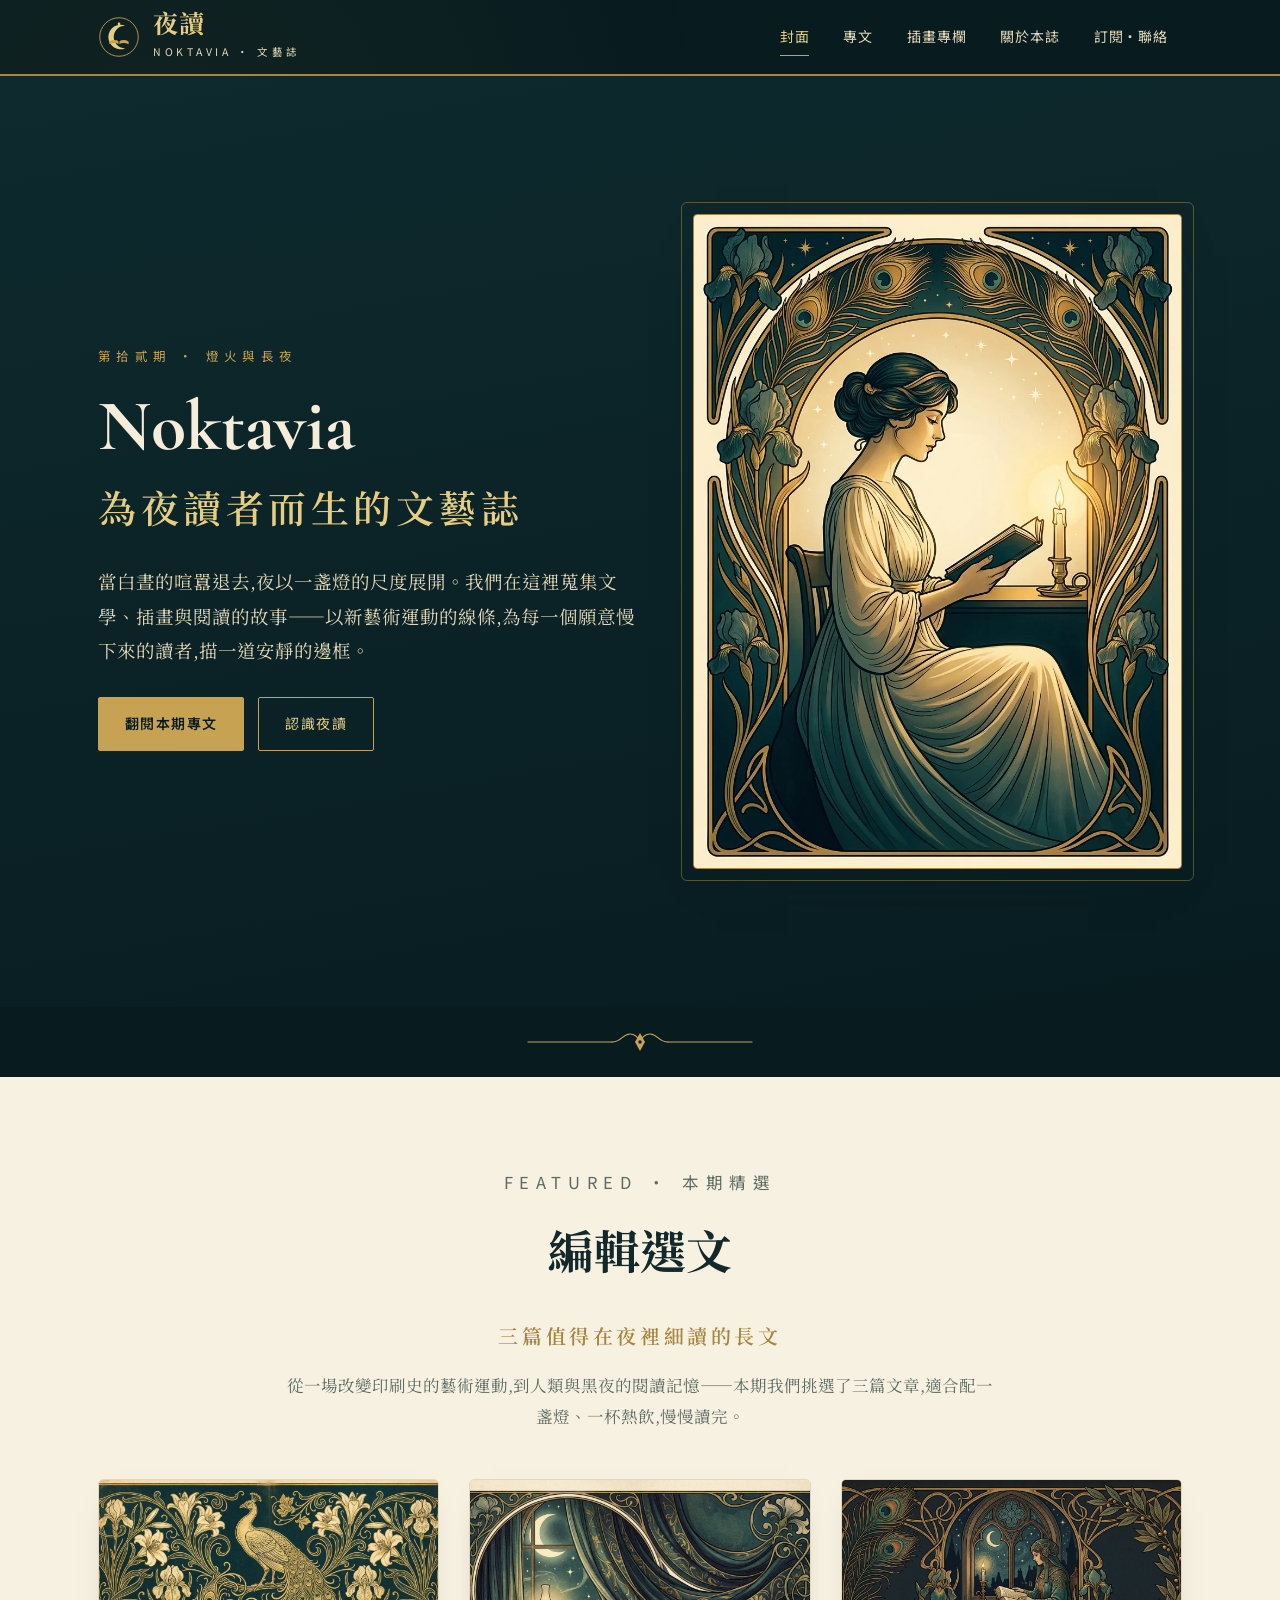
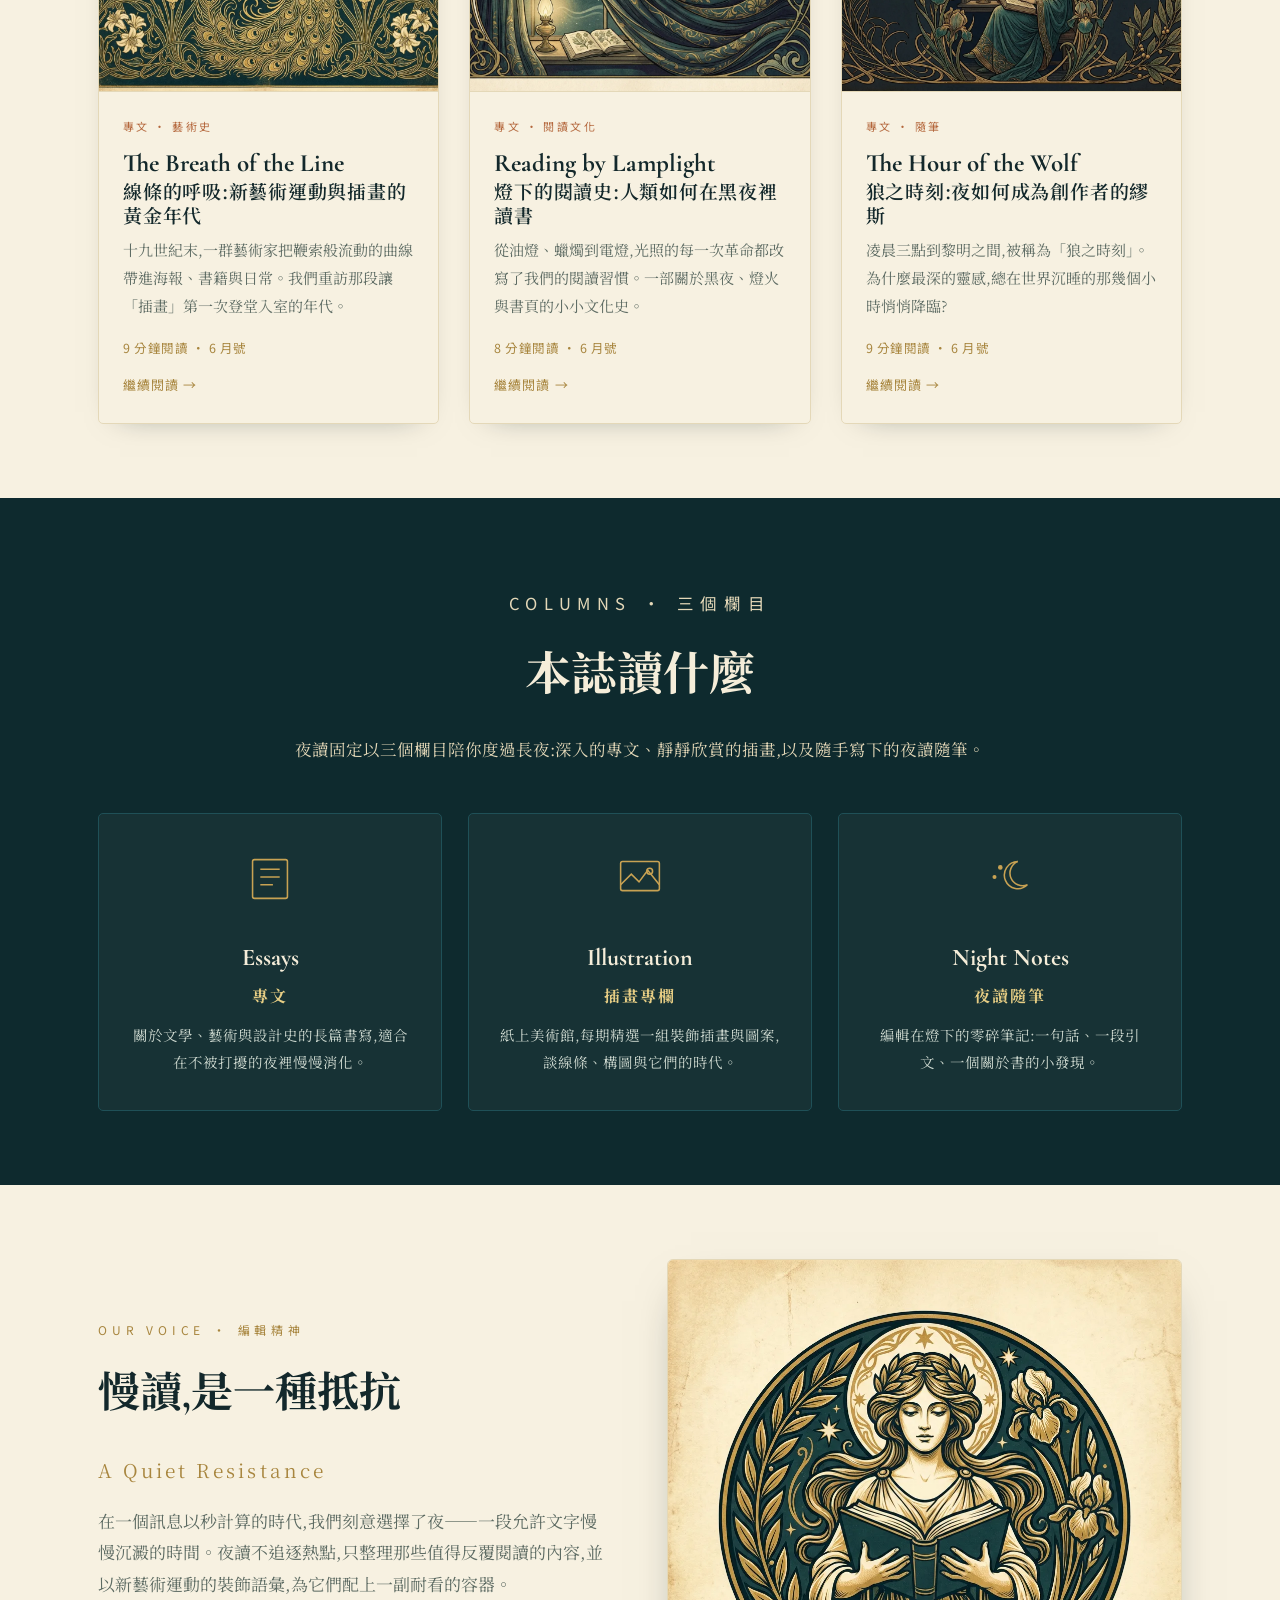
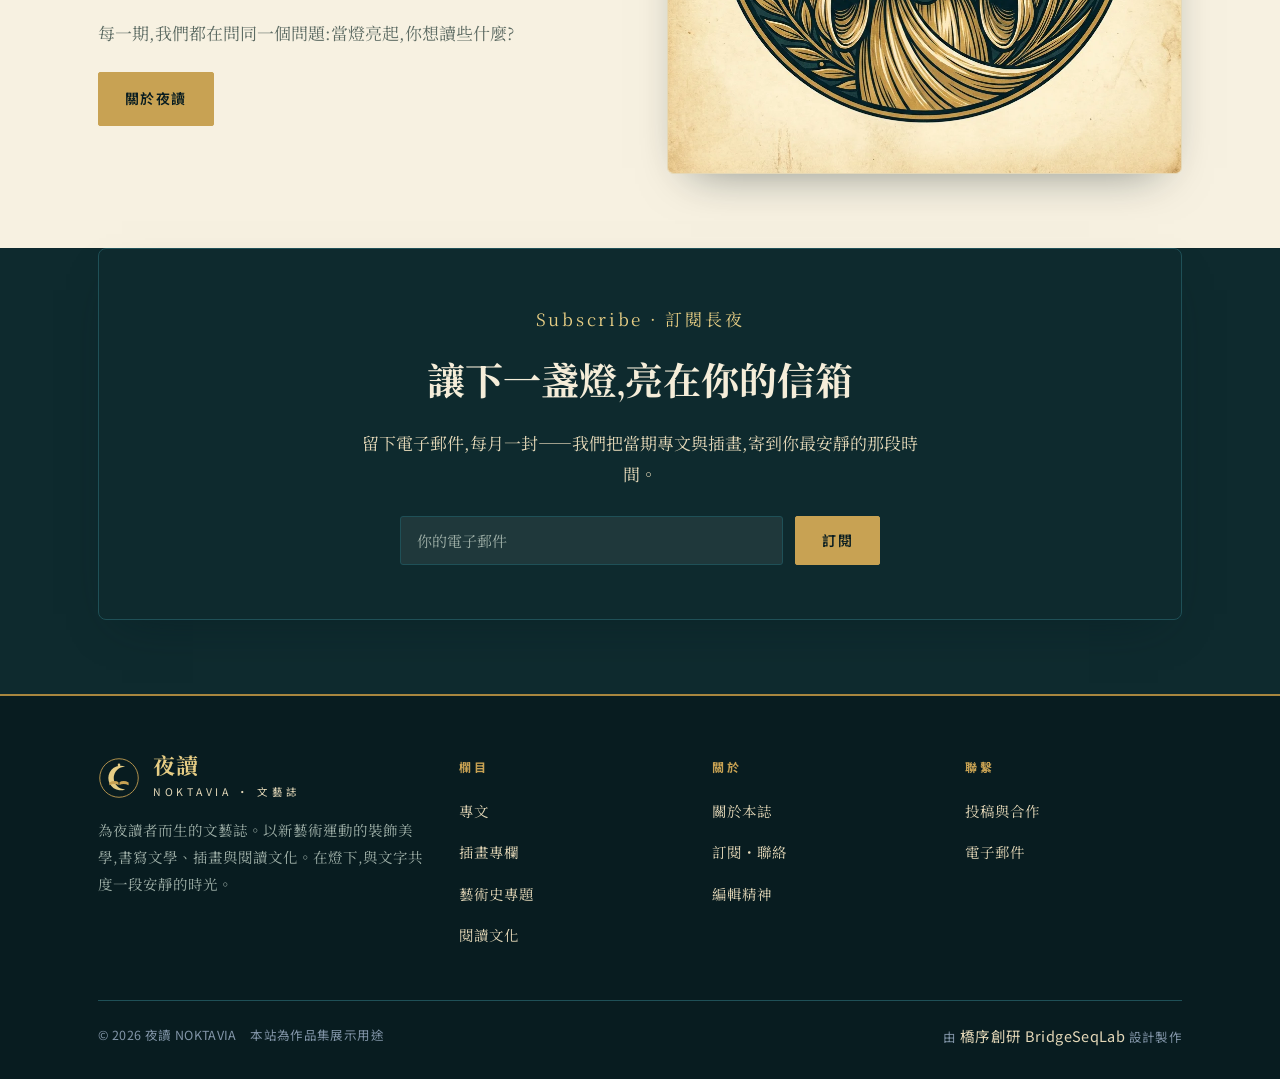
<file: index.html>
<!DOCTYPE html>
<html lang="zh-Hant">
<head>
<meta charset="UTF-8">
<meta name="viewport" content="width=device-width, initial-scale=1">
<title>夜讀 NOKTAVIA｜為夜讀者而生的文藝誌・新藝術運動風格線上雜誌</title>
<meta name="description" content="夜讀 NOKTAVIA 是一本為夜讀者而生的繁體中文文藝誌,以新藝術運動的裝飾美學,書寫文學、插畫與閱讀文化。在燈下,與文字共度一段安靜的時光。">
<meta name="keywords" content="夜讀,NOKTAVIA,文藝誌,線上雜誌,新藝術運動,Art Nouveau,文學,插畫,閱讀文化,夜讀,書評,繁體中文">
<link rel="canonical" href="https://izzo24.github.io/nocturne-reader/index.html">
<meta property="og:type" content="website">
<meta property="og:site_name" content="夜讀 NOKTAVIA">
<meta property="og:locale" content="zh_TW">
<meta property="og:title" content="夜讀 NOKTAVIA｜為夜讀者而生的文藝誌">
<meta property="og:description" content="以新藝術運動的裝飾美學,書寫文學、插畫與閱讀文化。在燈下,與文字共度一段安靜的時光。">
<meta property="og:url" content="https://izzo24.github.io/nocturne-reader/index.html">
<meta property="og:image" content="https://izzo24.github.io/nocturne-reader/images/hero-cover.webp">
<meta name="twitter:card" content="summary_large_image">
<meta name="theme-color" content="#081c20">
<link rel="icon" href="./favicon.svg" type="image/svg+xml">
<link rel="preconnect" href="https://fonts.googleapis.com">
<link rel="preconnect" href="https://fonts.gstatic.com" crossorigin>
<link href="https://fonts.googleapis.com/css2?family=Cormorant+Garamond:ital,wght@0,500;0,600;0,700;1,500;1,600&family=Noto+Sans+TC:wght@400;500;700&family=Noto+Serif+TC:wght@500;600;700&display=swap" rel="stylesheet">
<link rel="stylesheet" href="./style.css?v=2">
<script type="application/ld+json">
{
  "@context":"https://schema.org",
  "@graph":[
    {"@type":"Organization","@id":"https://izzo24.github.io/nocturne-reader/#org","name":"夜讀 NOKTAVIA","url":"https://izzo24.github.io/nocturne-reader/","description":"為夜讀者而生的繁體中文文藝誌,以新藝術運動美學書寫文學、插畫與閱讀文化。","logo":"https://izzo24.github.io/nocturne-reader/images/emblem.webp","foundingDate":"2024"},
    {"@type":"WebSite","@id":"https://izzo24.github.io/nocturne-reader/#site","url":"https://izzo24.github.io/nocturne-reader/","name":"夜讀 NOKTAVIA","inLanguage":"zh-Hant","publisher":{"@id":"https://izzo24.github.io/nocturne-reader/#org"}},
    {"@type":"WebPage","@id":"https://izzo24.github.io/nocturne-reader/index.html","url":"https://izzo24.github.io/nocturne-reader/index.html","name":"夜讀 NOKTAVIA｜為夜讀者而生的文藝誌","isPartOf":{"@id":"https://izzo24.github.io/nocturne-reader/#site"}}
  ]
}
</script>
</head>
<body>

<header class="topbar">
  <div class="wrap">
    <a class="brand" href="./index.html" aria-label="夜讀 NOKTAVIA 首頁">
      <svg viewBox="0 0 48 48" fill="none" role="img" aria-hidden="true">
        <circle cx="24" cy="24" r="22" stroke="#c8a253" stroke-width="1"/>
        <path d="M31 11a14 14 0 1 0 0 26 11 11 0 0 1 0-26z" fill="#e6cd84"/>
        <path d="M13 29c4-2.2 7.5-2.2 11 0 3.5-2.2 7-2.2 11 0v3.4c-4-2.2-7.5-2.2-11 0-3.5-2.2-7-2.2-11 0z" fill="#c8a253"/>
        <line x1="24" y1="26.5" x2="24" y2="33" stroke="#081c20" stroke-width="1"/>
        <circle cx="24" cy="9" r="1.5" fill="#e6cd84"/>
      </svg>
      <span><span class="bt">夜讀</span><span class="bs">Noktavia · 文藝誌</span></span>
    </a>
    <button class="navtoggle" aria-label="開啟選單" aria-expanded="false"><svg viewBox="0 0 24 18" width="22" height="16" fill="none" stroke="currentColor" stroke-width="1.8" aria-hidden="true"><path d="M1 2h22M1 9h22M1 16h22"/></svg></button>
    <nav class="main">
      <a href="./index.html" class="active">封面</a>
      <a href="./essays.html">專文</a>
      <a href="./illustration.html">插畫專欄</a>
      <a href="./about.html">關於本誌</a>
      <a href="./contact.html">訂閱・聯絡</a>
    </nav>
  </div>
</header>

<section class="hero">
  <div class="wrap">
    <div>
      <p class="eyebrow">第拾貳期 · 燈火與長夜</p>
      <h1>Noktavia</h1>
      <p class="h1zh">為夜讀者而生的文藝誌</p>
      <p class="lead">當白晝的喧囂退去,夜以一盞燈的尺度展開。我們在這裡蒐集文學、插畫與閱讀的故事——以新藝術運動的線條,為每一個願意慢下來的讀者,描一道安靜的邊框。</p>
      <div class="btnrow">
        <a class="btn btn-gold" href="./essays.html">翻閱本期專文</a>
        <a class="btn btn-ghost" href="./about.html">認識夜讀</a>
      </div>
    </div>
    <div class="heroart">
      <span class="frame"></span>
      <img src="./images/hero-cover.webp" width="896" height="1200" alt="新藝術運動風格插畫:一位女子在燭光下夜讀,四周環繞鳶尾花與孔雀羽的裝飾線條" loading="eager">
    </div>
  </div>
</section>

<div style="background:var(--teal-deep);padding:22px 0"><div class="divider"><svg viewBox="0 0 240 26" fill="none" stroke="#c8a253" stroke-width="1.2" stroke-linecap="round"><path d="M8 13H92"/><path d="M232 13H148"/><path d="M92 13c10 0 10-8 18-8 5 0 8 3 10 8"/><path d="M148 13c-10 0-10-8-18-8-5 0-8 3-10 8"/><path d="M120 4l5 9-5 9-5-9z" fill="#c8a253" stroke="none"/><circle cx="120" cy="13" r="1.7" fill="#081c20" stroke="none"/></svg></div></div>

<section>
  <div class="wrap">
    <div class="sec-head">
      <p class="sec-kicker">Featured · 本期精選</p>
      <h2>編輯選文</h2>
      <p class="h2zh" style="margin-bottom:10px">三篇值得在夜裡細讀的長文</p>
      <p>從一場改變印刷史的藝術運動,到人類與黑夜的閱讀記憶——本期我們挑選了三篇文章,適合配一盞燈、一杯熱飲,慢慢讀完。</p>
    </div>
    <div class="grid grid-3">
      <a class="card" href="./essay-artnouveau.html">
        <span class="thumb"><img src="./images/peacock.webp" alt="新藝術運動裝飾面板,金線描繪的孔雀與百合" loading="lazy"></span>
        <span class="body">
          <span class="cat">專文 · 藝術史</span>
          <h3>The Breath of the Line<span class="zh">線條的呼吸:新藝術運動與插畫的黃金年代</span></h3>
          <p>十九世紀末,一群藝術家把鞭索般流動的曲線帶進海報、書籍與日常。我們重訪那段讓「插畫」第一次登堂入室的年代。</p>
          <span class="meta">9 分鐘閱讀 · 6 月號</span>
          <span class="readmore">繼續閱讀 →</span>
        </span>
      </a>
      <a class="card" href="./essay-nightreading.html">
        <span class="thumb"><img src="./images/night.webp" alt="新藝術風格插畫:月夜窗台上的書與油燈" loading="lazy"></span>
        <span class="body">
          <span class="cat">專文 · 閱讀文化</span>
          <h3>Reading by Lamplight<span class="zh">燈下的閱讀史:人類如何在黑夜裡讀書</span></h3>
          <p>從油燈、蠟燭到電燈,光照的每一次革命都改寫了我們的閱讀習慣。一部關於黑夜、燈火與書頁的小小文化史。</p>
          <span class="meta">8 分鐘閱讀 · 6 月號</span>
          <span class="readmore">繼續閱讀 →</span>
        </span>
      </a>
      <a class="card" href="./essay-wolfhour.html">
        <span class="thumb"><img src="./images/wolfhour.webp" alt="新藝術風格插畫:深夜獨自在燭光下閱讀書寫的身影" loading="lazy"></span>
        <span class="body">
          <span class="cat">專文 · 隨筆</span>
          <h3>The Hour of the Wolf<span class="zh">狼之時刻:夜如何成為創作者的繆斯</span></h3>
          <p>凌晨三點到黎明之間,被稱為「狼之時刻」。為什麼最深的靈感,總在世界沉睡的那幾個小時悄悄降臨?</p>
          <span class="meta">9 分鐘閱讀 · 6 月號</span>
          <span class="readmore">繼續閱讀 →</span>
        </span>
      </a>
    </div>
  </div>
</section>

<section class="tinted">
  <div class="wrap">
    <div class="sec-head">
      <p class="sec-kicker">Columns · 三個欄目</p>
      <h2>本誌讀什麼</h2>
      <p>夜讀固定以三個欄目陪你度過長夜:深入的專文、靜靜欣賞的插畫,以及隨手寫下的夜讀隨筆。</p>
    </div>
    <div class="cols">
      <div class="coltile" style="background:rgba(245,237,217,.04);border-color:#1f5057">
        <svg class="ic" viewBox="0 0 64 64" fill="none" stroke="#c8a253" stroke-width="1.6"><rect x="14" y="12" width="36" height="40" rx="2"/><path d="M22 22h20M22 30h20M22 38h13"/></svg>
        <h3>Essays<span class="zh" style="display:block;color:#e6cd84">專文</span></h3>
        <p style="color:#cdd8cf">關於文學、藝術與設計史的長篇書寫,適合在不被打擾的夜裡慢慢消化。</p>
      </div>
      <div class="coltile" style="background:rgba(245,237,217,.04);border-color:#1f5057">
        <svg class="ic" viewBox="0 0 64 64" fill="none" stroke="#c8a253" stroke-width="1.6"><rect x="12" y="14" width="40" height="30" rx="2"/><path d="M12 38l11-11 8 8 9-12 12 15"/><circle cx="42" cy="24" r="3"/></svg>
        <h3>Illustration<span class="zh" style="display:block;color:#e6cd84">插畫專欄</span></h3>
        <p style="color:#cdd8cf">紙上美術館,每期精選一組裝飾插畫與圖案,談線條、構圖與它們的時代。</p>
      </div>
      <div class="coltile" style="background:rgba(245,237,217,.04);border-color:#1f5057">
        <svg class="ic" viewBox="0 0 64 64" fill="none" stroke="#c8a253" stroke-width="1.6"><path d="M40 14a14 14 0 1 0 10 24 11 11 0 0 1-10-24z"/><circle cx="22" cy="20" r="1.6" fill="#c8a253"/><circle cx="16" cy="30" r="1.3" fill="#c8a253"/></svg>
        <h3>Night Notes<span class="zh" style="display:block;color:#e6cd84">夜讀隨筆</span></h3>
        <p style="color:#cdd8cf">編輯在燈下的零碎筆記:一句話、一段引文、一個關於書的小發現。</p>
      </div>
    </div>
  </div>
</section>

<section>
  <div class="wrap">
    <div class="about-split">
      <div>
        <p class="sec-kicker">Our Voice · 編輯精神</p>
        <h2 style="font-family:var(--display);font-size:clamp(28px,4vw,42px);margin:0 0 6px;font-weight:700">慢讀,是一種抵抗</h2>
        <p class="h2zh" style="color:var(--gold-soft);font-size:19px;letter-spacing:.16em;margin-bottom:18px">A Quiet Resistance</p>
        <p style="color:var(--muted);margin:0 0 18px">在一個訊息以秒計算的時代,我們刻意選擇了夜——一段允許文字慢慢沉澱的時間。夜讀不追逐熱點,只整理那些值得反覆閱讀的內容,並以新藝術運動的裝飾語彙,為它們配上一副耐看的容器。</p>
        <p style="color:var(--muted);margin:0 0 24px">每一期,我們都在問同一個問題:當燈亮起,你想讀些什麼?</p>
        <a class="btn btn-gold" href="./about.html">關於夜讀</a>
      </div>
      <div class="imgwrap">
        <img src="./images/emblem.webp" width="1024" height="1024" alt="新藝術運動圓形徽章插畫,一位手持書本的繆斯,環以月桂與星辰" loading="lazy">
      </div>
    </div>
  </div>
</section>

<section class="tinted" style="padding-top:0">
  <div class="wrap">
    <div class="subcard">
      <p class="zh">Subscribe · 訂閱長夜</p>
      <h2>讓下一盞燈,亮在你的信箱</h2>
      <p>留下電子郵件,每月一封——我們把當期專文與插畫,寄到你最安靜的那段時間。</p>
      <form class="subform" data-demo>
        <input type="email" name="email" placeholder="你的電子郵件" required aria-label="電子郵件">
        <button class="btn btn-gold" type="submit">訂閱</button>
      </form>
      <p class="formnote" style="display:none;margin-top:16px;color:var(--gold-bright)"></p>
    </div>
  </div>
</section>

<footer class="site">
  <div class="wrap">
    <div class="cols-f">
      <div>
        <a class="brand" href="./index.html" aria-label="夜讀 NOKTAVIA 首頁">
          <svg viewBox="0 0 48 48" fill="none" role="img" aria-hidden="true">
            <circle cx="24" cy="24" r="22" stroke="#c8a253" stroke-width="1"/>
            <path d="M31 11a14 14 0 1 0 0 26 11 11 0 0 1 0-26z" fill="#e6cd84"/>
            <path d="M13 29c4-2.2 7.5-2.2 11 0 3.5-2.2 7-2.2 11 0v3.4c-4-2.2-7.5-2.2-11 0-3.5-2.2-7-2.2-11 0z" fill="#c8a253"/>
            <line x1="24" y1="26.5" x2="24" y2="33" stroke="#081c20" stroke-width="1"/>
            <circle cx="24" cy="9" r="1.5" fill="#e6cd84"/>
          </svg>
          <span><span class="bt">夜讀</span><span class="bs">Noktavia · 文藝誌</span></span>
        </a>
        <p class="fdesc">為夜讀者而生的文藝誌。以新藝術運動的裝飾美學,書寫文學、插畫與閱讀文化。在燈下,與文字共度一段安靜的時光。</p>
      </div>
      <div>
        <h4>欄目</h4>
        <ul>
          <li><a href="./essays.html">專文</a></li>
          <li><a href="./illustration.html">插畫專欄</a></li>
          <li><a href="./essay-artnouveau.html">藝術史專題</a></li>
          <li><a href="./essay-nightreading.html">閱讀文化</a></li>
        </ul>
      </div>
      <div>
        <h4>關於</h4>
        <ul>
          <li><a href="./about.html">關於本誌</a></li>
          <li><a href="./contact.html">訂閱・聯絡</a></li>
          <li><a href="./about.html#editorial">編輯精神</a></li>
        </ul>
      </div>
      <div>
        <h4>聯繫</h4>
        <ul>
          <li><a href="./contact.html">投稿與合作</a></li>
          <li><a href="mailto:hello@nocturne-reader.example">電子郵件</a></li>
        </ul>
      </div>
    </div>
    <div class="footrow">
      <span>© 2026 夜讀 NOKTAVIA　本站為作品集展示用途</span>
      <span>由 <a href="https://bridgeseqlab.com" rel="noopener">橋序創研 BridgeSeqLab</a> 設計製作</span>
    </div>
  </div>
</footer>

<script src="./main.js?v=2"></script>
</body>
</html>
</file>
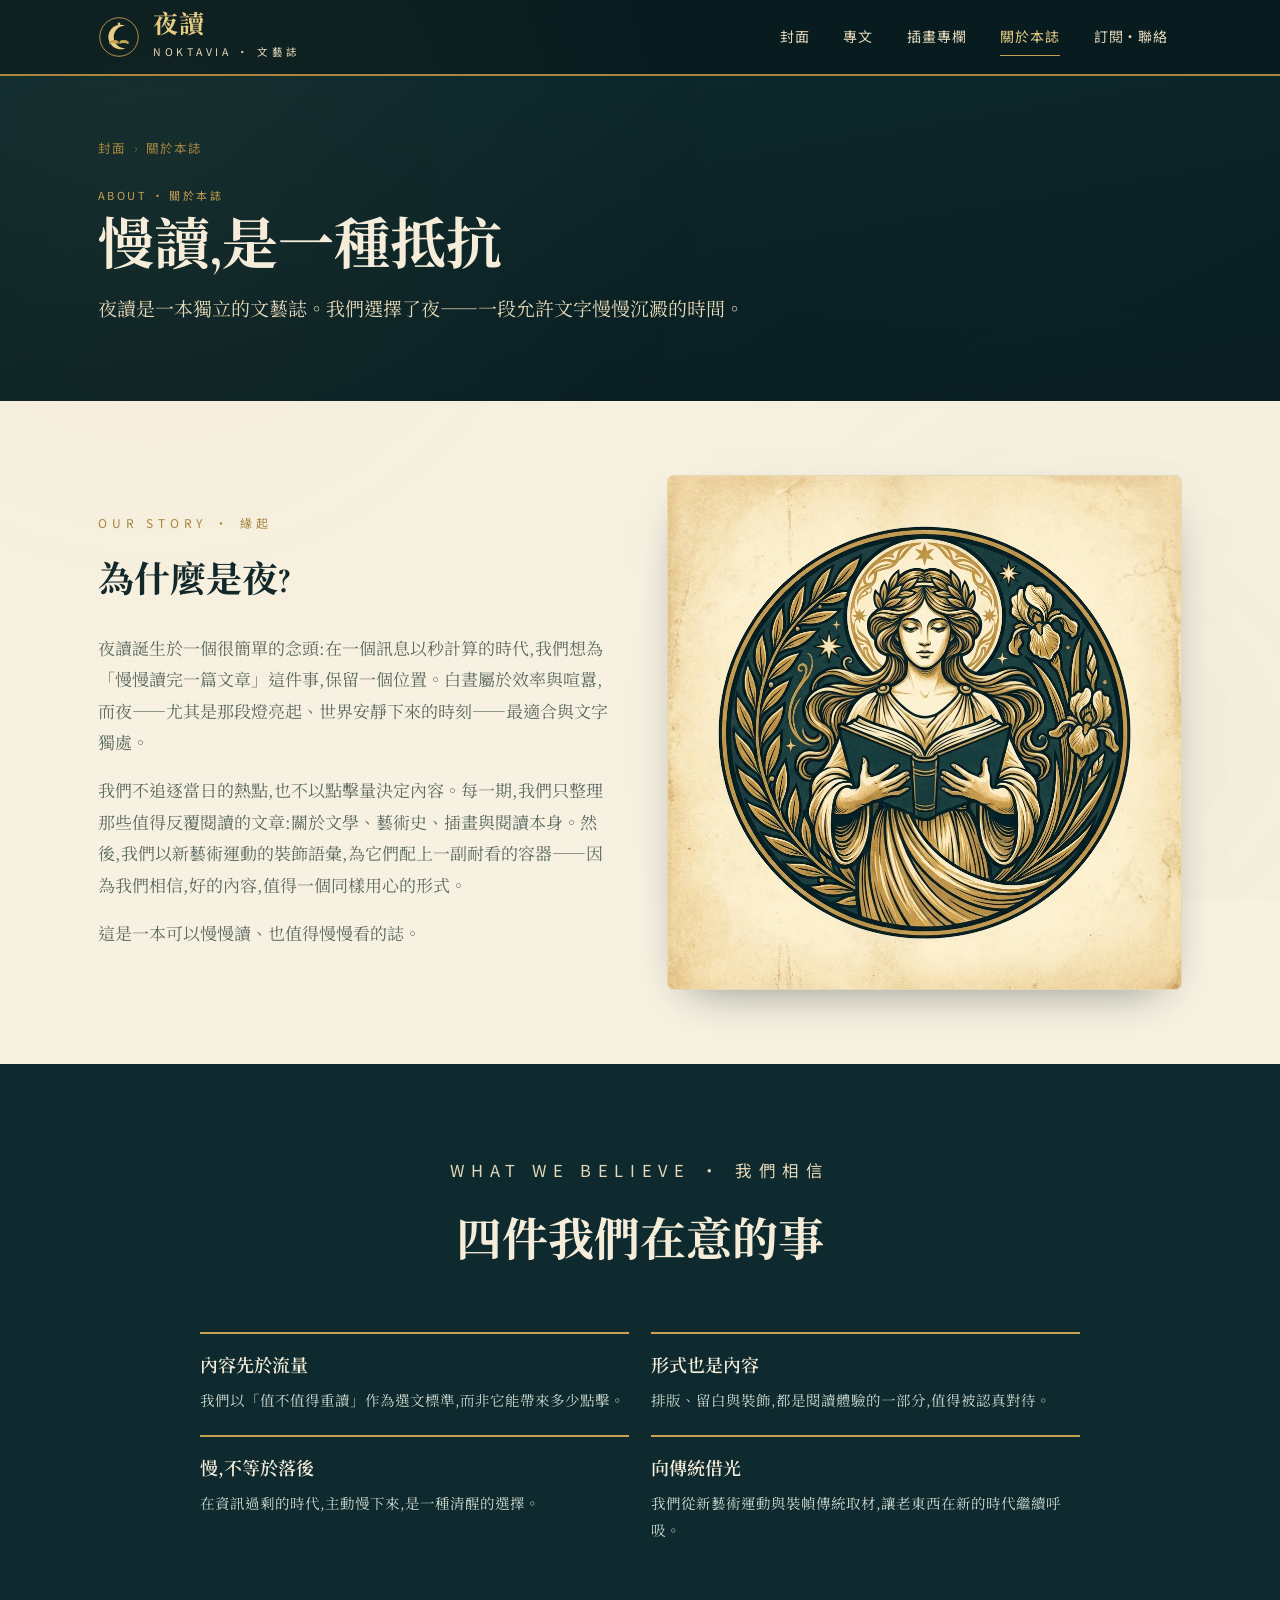
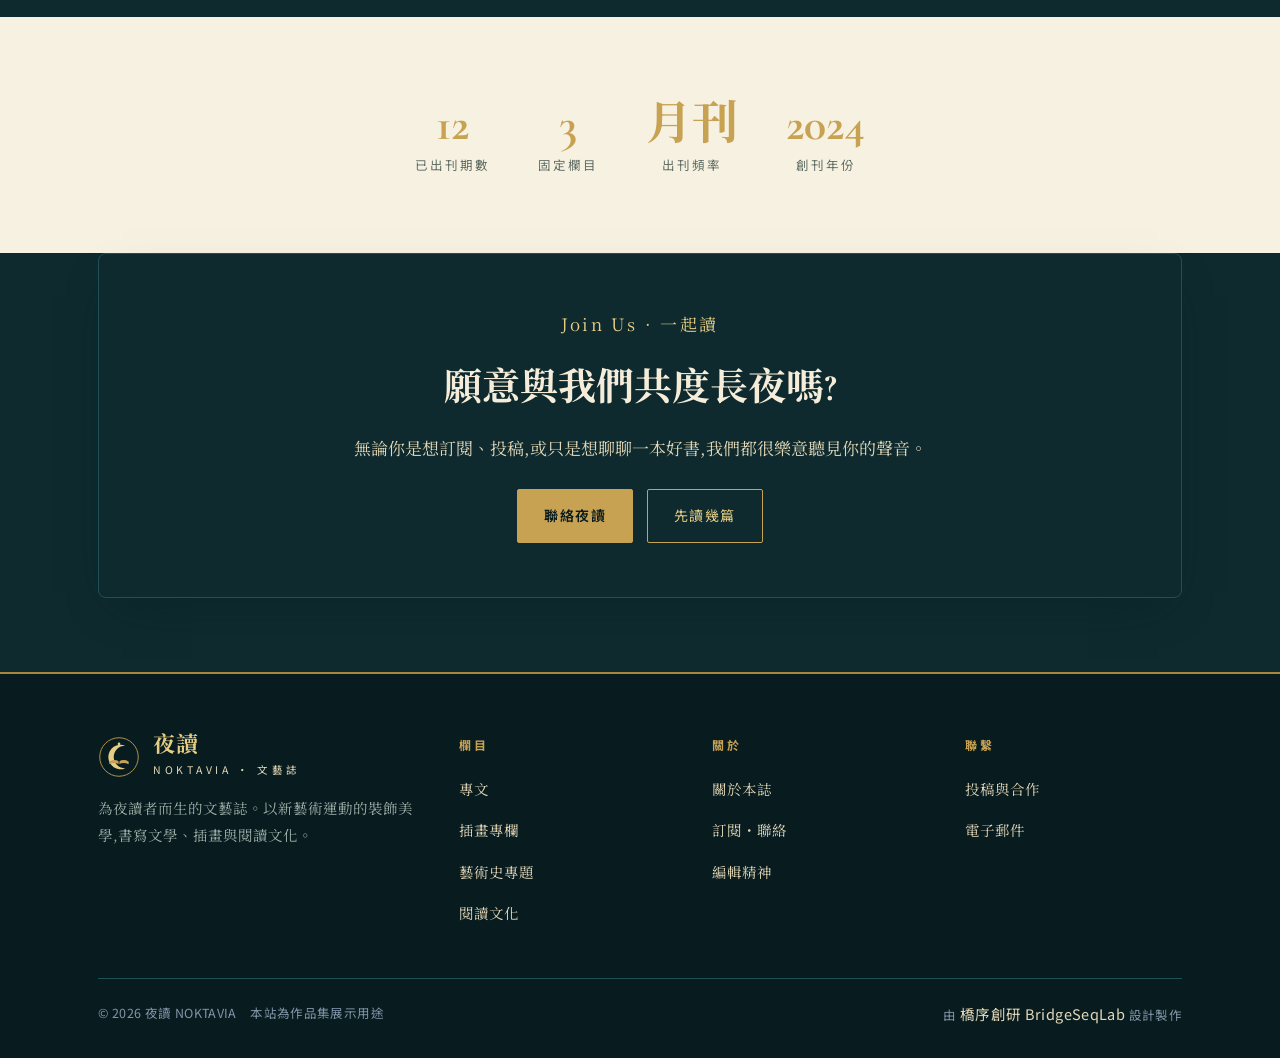
<file: about.html>
<!DOCTYPE html>
<html lang="zh-Hant">
<head>
<meta charset="UTF-8">
<meta name="viewport" content="width=device-width, initial-scale=1">
<title>關於本誌｜夜讀 NOKTAVIA・編輯精神與緣起</title>
<meta name="description" content="夜讀 NOKTAVIA 是一本獨立的繁體中文文藝誌,相信慢讀是一種抵抗。認識我們的緣起、編輯精神,以及為什麼選擇以新藝術運動作為視覺語言。">
<meta name="keywords" content="關於夜讀,編輯精神,獨立刊物,文藝誌,新藝術運動,慢讀,閱讀文化,品牌故事">
<link rel="canonical" href="https://izzo24.github.io/nocturne-reader/about.html">
<meta property="og:type" content="website">
<meta property="og:site_name" content="夜讀 NOKTAVIA">
<meta property="og:locale" content="zh_TW">
<meta property="og:title" content="關於本誌｜夜讀 NOKTAVIA">
<meta property="og:description" content="一本相信「慢讀是一種抵抗」的獨立文藝誌。認識我們的緣起與編輯精神。">
<meta property="og:url" content="https://izzo24.github.io/nocturne-reader/about.html">
<meta property="og:image" content="https://izzo24.github.io/nocturne-reader/images/emblem.webp">
<meta name="twitter:card" content="summary_large_image">
<meta name="theme-color" content="#081c20">
<link rel="icon" href="./favicon.svg" type="image/svg+xml">
<link rel="preconnect" href="https://fonts.googleapis.com">
<link rel="preconnect" href="https://fonts.gstatic.com" crossorigin>
<link href="https://fonts.googleapis.com/css2?family=Cormorant+Garamond:ital,wght@0,500;0,600;0,700;1,500;1,600&family=Noto+Sans+TC:wght@400;500;700&family=Noto+Serif+TC:wght@500;600;700&display=swap" rel="stylesheet">
<link rel="stylesheet" href="./style.css?v=2">
<script type="application/ld+json">
{
  "@context":"https://schema.org","@type":"AboutPage",
  "name":"關於本誌 — 夜讀 NOKTAVIA",
  "url":"https://izzo24.github.io/nocturne-reader/about.html",
  "inLanguage":"zh-Hant",
  "mainEntity":{"@type":"Organization","name":"夜讀 NOKTAVIA","url":"https://izzo24.github.io/nocturne-reader/","logo":"https://izzo24.github.io/nocturne-reader/images/emblem.webp","description":"為夜讀者而生的繁體中文文藝誌,以新藝術運動美學書寫文學、插畫與閱讀文化。","foundingDate":"2024"}
}
</script>
<script type="application/ld+json">
{"@context":"https://schema.org","@type":"BreadcrumbList","itemListElement":[
{"@type":"ListItem","position":1,"name":"封面","item":"https://izzo24.github.io/nocturne-reader/index.html"},
{"@type":"ListItem","position":2,"name":"關於本誌","item":"https://izzo24.github.io/nocturne-reader/about.html"}]}
</script>
</head>
<body>

<header class="topbar">
  <div class="wrap">
    <a class="brand" href="./index.html" aria-label="夜讀 NOKTAVIA 首頁">
      <svg viewBox="0 0 48 48" fill="none" role="img" aria-hidden="true">
        <circle cx="24" cy="24" r="22" stroke="#c8a253" stroke-width="1"/>
        <path d="M31 11a14 14 0 1 0 0 26 11 11 0 0 1 0-26z" fill="#e6cd84"/>
        <path d="M13 29c4-2.2 7.5-2.2 11 0 3.5-2.2 7-2.2 11 0v3.4c-4-2.2-7.5-2.2-11 0-3.5-2.2-7-2.2-11 0z" fill="#c8a253"/>
        <line x1="24" y1="26.5" x2="24" y2="33" stroke="#081c20" stroke-width="1"/>
        <circle cx="24" cy="9" r="1.5" fill="#e6cd84"/>
      </svg>
      <span><span class="bt">夜讀</span><span class="bs">Noktavia · 文藝誌</span></span>
    </a>
    <button class="navtoggle" aria-label="開啟選單" aria-expanded="false"><svg viewBox="0 0 24 18" width="22" height="16" fill="none" stroke="currentColor" stroke-width="1.8" aria-hidden="true"><path d="M1 2h22M1 9h22M1 16h22"/></svg></button>
    <nav class="main">
      <a href="./index.html">封面</a>
      <a href="./essays.html">專文</a>
      <a href="./illustration.html">插畫專欄</a>
      <a href="./about.html" class="active">關於本誌</a>
      <a href="./contact.html">訂閱・聯絡</a>
    </nav>
  </div>
</header>

<div class="article-head">
  <div class="wrap">
    <nav class="breadcrumb"><a href="./index.html">封面</a><span>›</span>關於本誌</nav>
    <p class="cat">About · 關於本誌</p>
    <h1>慢讀,是一種抵抗</h1>
    <p class="sub">夜讀是一本獨立的文藝誌。我們選擇了夜——一段允許文字慢慢沉澱的時間。</p>
  </div>
</div>

<section id="editorial">
  <div class="wrap">
    <div class="about-split">
      <div>
        <p class="sec-kicker">Our Story · 緣起</p>
        <h2 style="font-family:var(--display);font-size:36px;margin:0 0 16px;font-weight:700">為什麼是夜?</h2>
        <p style="color:var(--muted)">夜讀誕生於一個很簡單的念頭:在一個訊息以秒計算的時代,我們想為「慢慢讀完一篇文章」這件事,保留一個位置。白晝屬於效率與喧囂,而夜——尤其是那段燈亮起、世界安靜下來的時刻——最適合與文字獨處。</p>
        <p style="color:var(--muted)">我們不追逐當日的熱點,也不以點擊量決定內容。每一期,我們只整理那些值得反覆閱讀的文章:關於文學、藝術史、插畫與閱讀本身。然後,我們以新藝術運動的裝飾語彙,為它們配上一副耐看的容器——因為我們相信,好的內容,值得一個同樣用心的形式。</p>
        <p style="color:var(--muted)">這是一本可以慢慢讀、也值得慢慢看的誌。</p>
      </div>
      <div class="imgwrap">
        <img src="./images/emblem.webp" width="1024" height="1024" alt="新藝術運動圓形徽章插畫,手持書本的繆斯,環以月桂、鳶尾與星辰" loading="lazy">
      </div>
    </div>
  </div>
</section>

<section class="tinted">
  <div class="wrap">
    <div class="sec-head">
      <p class="sec-kicker">What We Believe · 我們相信</p>
      <h2>四件我們在意的事</h2>
    </div>
    <div class="values" style="max-width:880px;margin:0 auto">
      <div class="value" style="border-color:#1f5057;border-top-color:#c8a253">
        <h3 style="color:#f5edd9">內容先於流量</h3>
        <p style="color:#cdd8cf">我們以「值不值得重讀」作為選文標準,而非它能帶來多少點擊。</p>
      </div>
      <div class="value" style="border-color:#1f5057;border-top-color:#c8a253">
        <h3 style="color:#f5edd9">形式也是內容</h3>
        <p style="color:#cdd8cf">排版、留白與裝飾,都是閱讀體驗的一部分,值得被認真對待。</p>
      </div>
      <div class="value" style="border-color:#1f5057;border-top-color:#c8a253">
        <h3 style="color:#f5edd9">慢,不等於落後</h3>
        <p style="color:#cdd8cf">在資訊過剩的時代,主動慢下來,是一種清醒的選擇。</p>
      </div>
      <div class="value" style="border-color:#1f5057;border-top-color:#c8a253">
        <h3 style="color:#f5edd9">向傳統借光</h3>
        <p style="color:#cdd8cf">我們從新藝術運動與裝幀傳統取材,讓老東西在新的時代繼續呼吸。</p>
      </div>
    </div>
  </div>
</section>

<section>
  <div class="wrap">
    <div class="stats">
      <div class="stat"><b>12</b><span>已出刊期數</span></div>
      <div class="stat"><b>3</b><span>固定欄目</span></div>
      <div class="stat"><b>月刊</b><span>出刊頻率</span></div>
      <div class="stat"><b>2024</b><span>創刊年份</span></div>
    </div>
  </div>
</section>

<section class="tinted" style="padding-top:0">
  <div class="wrap">
    <div class="subcard">
      <p class="zh">Join Us · 一起讀</p>
      <h2>願意與我們共度長夜嗎?</h2>
      <p>無論你是想訂閱、投稿,或只是想聊聊一本好書,我們都很樂意聽見你的聲音。</p>
      <div class="btnrow" style="justify-content:center">
        <a class="btn btn-gold" href="./contact.html">聯絡夜讀</a>
        <a class="btn btn-ghost" href="./essays.html">先讀幾篇</a>
      </div>
    </div>
  </div>
</section>

<footer class="site">
  <div class="wrap">
    <div class="cols-f">
      <div>
        <a class="brand" href="./index.html" aria-label="夜讀 NOKTAVIA 首頁">
          <svg viewBox="0 0 48 48" fill="none" role="img" aria-hidden="true">
            <circle cx="24" cy="24" r="22" stroke="#c8a253" stroke-width="1"/>
            <path d="M31 11a14 14 0 1 0 0 26 11 11 0 0 1 0-26z" fill="#e6cd84"/>
            <path d="M13 29c4-2.2 7.5-2.2 11 0 3.5-2.2 7-2.2 11 0v3.4c-4-2.2-7.5-2.2-11 0-3.5-2.2-7-2.2-11 0z" fill="#c8a253"/>
            <line x1="24" y1="26.5" x2="24" y2="33" stroke="#081c20" stroke-width="1"/>
            <circle cx="24" cy="9" r="1.5" fill="#e6cd84"/>
          </svg>
          <span><span class="bt">夜讀</span><span class="bs">Noktavia · 文藝誌</span></span>
        </a>
        <p class="fdesc">為夜讀者而生的文藝誌。以新藝術運動的裝飾美學,書寫文學、插畫與閱讀文化。</p>
      </div>
      <div><h4>欄目</h4><ul>
        <li><a href="./essays.html">專文</a></li>
        <li><a href="./illustration.html">插畫專欄</a></li>
        <li><a href="./essay-artnouveau.html">藝術史專題</a></li>
        <li><a href="./essay-nightreading.html">閱讀文化</a></li>
      </ul></div>
      <div><h4>關於</h4><ul>
        <li><a href="./about.html">關於本誌</a></li>
        <li><a href="./contact.html">訂閱・聯絡</a></li>
        <li><a href="./about.html#editorial">編輯精神</a></li>
      </ul></div>
      <div><h4>聯繫</h4><ul>
        <li><a href="./contact.html">投稿與合作</a></li>
        <li><a href="mailto:hello@nocturne-reader.example">電子郵件</a></li>
      </ul></div>
    </div>
    <div class="footrow">
      <span>© 2026 夜讀 NOKTAVIA　本站為作品集展示用途</span>
      <span>由 <a href="https://bridgeseqlab.com" rel="noopener">橋序創研 BridgeSeqLab</a> 設計製作</span>
    </div>
  </div>
</footer>

<script src="./main.js?v=2"></script>
</body>
</html>
</file>
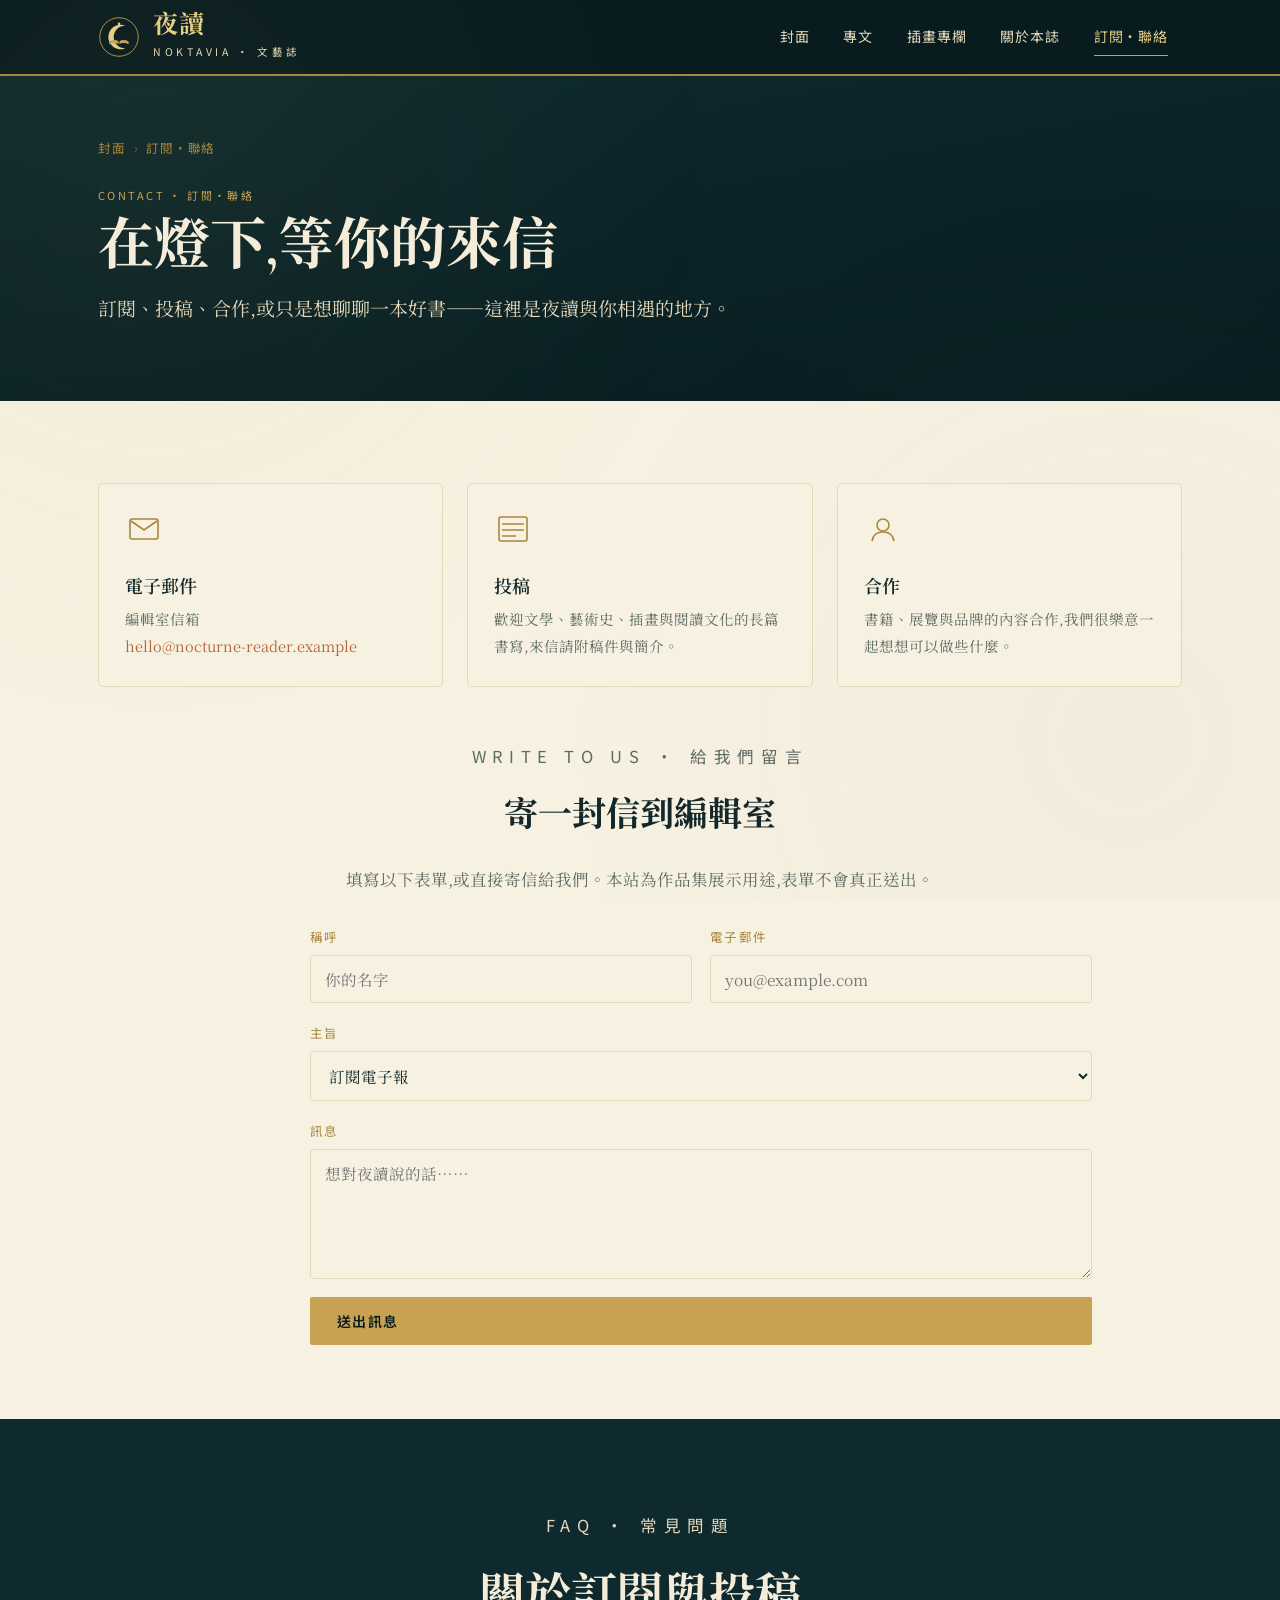
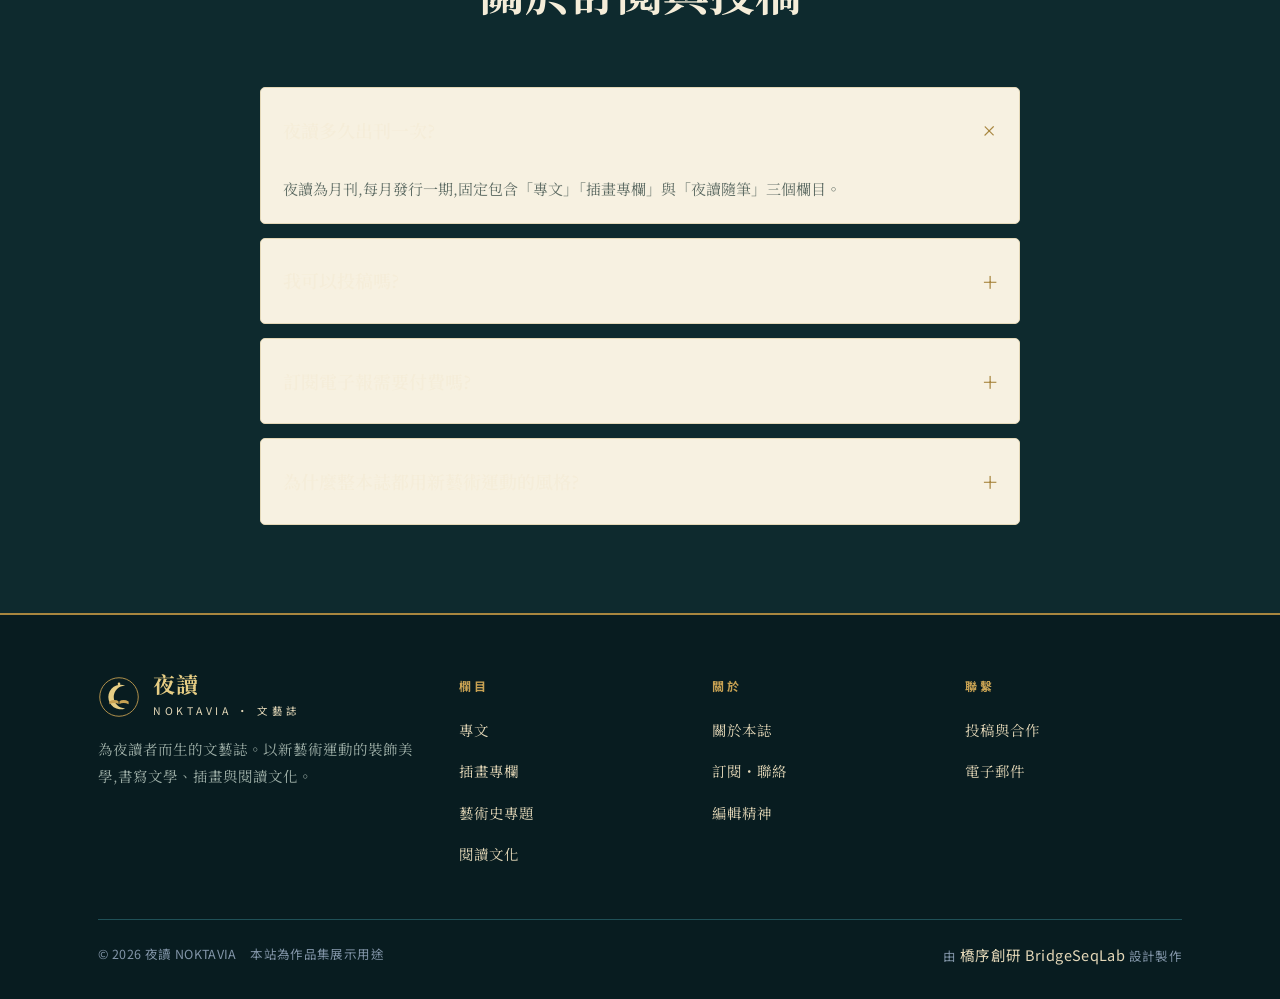
<file: contact.html>
<!DOCTYPE html>
<html lang="zh-Hant">
<head>
<meta charset="UTF-8">
<meta name="viewport" content="width=device-width, initial-scale=1">
<title>訂閱・聯絡｜夜讀 NOKTAVIA・投稿、合作與電子報</title>
<meta name="description" content="與夜讀 NOKTAVIA 聯絡:訂閱每月電子報、投稿你的文章、洽談合作。常見問題與聯繫方式都在這裡。在燈下,我們等你的來信。">
<meta name="keywords" content="夜讀聯絡,訂閱電子報,投稿,合作邀約,文藝誌投稿,常見問題,聯繫方式">
<link rel="canonical" href="https://izzo24.github.io/nocturne-reader/contact.html">
<meta property="og:type" content="website">
<meta property="og:site_name" content="夜讀 NOKTAVIA">
<meta property="og:locale" content="zh_TW">
<meta property="og:title" content="訂閱・聯絡｜夜讀 NOKTAVIA">
<meta property="og:description" content="訂閱每月電子報、投稿你的文章、洽談合作。在燈下,我們等你的來信。">
<meta property="og:url" content="https://izzo24.github.io/nocturne-reader/contact.html">
<meta property="og:image" content="https://izzo24.github.io/nocturne-reader/images/hero-cover.webp">
<meta name="twitter:card" content="summary_large_image">
<meta name="theme-color" content="#081c20">
<link rel="icon" href="./favicon.svg" type="image/svg+xml">
<link rel="preconnect" href="https://fonts.googleapis.com">
<link rel="preconnect" href="https://fonts.gstatic.com" crossorigin>
<link href="https://fonts.googleapis.com/css2?family=Cormorant+Garamond:ital,wght@0,500;0,600;0,700;1,500;1,600&family=Noto+Sans+TC:wght@400;500;700&family=Noto+Serif+TC:wght@500;600;700&display=swap" rel="stylesheet">
<link rel="stylesheet" href="./style.css?v=2">
<script type="application/ld+json">
{
  "@context":"https://schema.org","@type":"ContactPage",
  "name":"訂閱・聯絡 — 夜讀 NOKTAVIA",
  "url":"https://izzo24.github.io/nocturne-reader/contact.html",
  "inLanguage":"zh-Hant",
  "mainEntity":{"@type":"Organization","name":"夜讀 NOKTAVIA","email":"hello@nocturne-reader.example","url":"https://izzo24.github.io/nocturne-reader/"}
}
</script>
<script type="application/ld+json">
{"@context":"https://schema.org","@type":"FAQPage","mainEntity":[
{"@type":"Question","name":"夜讀多久出刊一次?","acceptedAnswer":{"@type":"Answer","text":"夜讀為月刊,每月發行一期,固定包含專文、插畫專欄與夜讀隨筆三個欄目。"}},
{"@type":"Question","name":"我可以投稿嗎?","acceptedAnswer":{"@type":"Answer","text":"歡迎投稿。我們特別歡迎關於文學、藝術史、插畫與閱讀文化的長篇書寫,請來信附上稿件與簡短自我介紹。"}},
{"@type":"Question","name":"訂閱電子報需要付費嗎?","acceptedAnswer":{"@type":"Answer","text":"訂閱免費。留下電子郵件,我們會在每期上線時寄送通知。本站目前為作品集展示用途,電子報功能尚未實際開通。"}}
]}
</script>
<script type="application/ld+json">
{"@context":"https://schema.org","@type":"BreadcrumbList","itemListElement":[
{"@type":"ListItem","position":1,"name":"封面","item":"https://izzo24.github.io/nocturne-reader/index.html"},
{"@type":"ListItem","position":2,"name":"訂閱・聯絡","item":"https://izzo24.github.io/nocturne-reader/contact.html"}]}
</script>
</head>
<body>

<header class="topbar">
  <div class="wrap">
    <a class="brand" href="./index.html" aria-label="夜讀 NOKTAVIA 首頁">
      <svg viewBox="0 0 48 48" fill="none" role="img" aria-hidden="true">
        <circle cx="24" cy="24" r="22" stroke="#c8a253" stroke-width="1"/>
        <path d="M31 11a14 14 0 1 0 0 26 11 11 0 0 1 0-26z" fill="#e6cd84"/>
        <path d="M13 29c4-2.2 7.5-2.2 11 0 3.5-2.2 7-2.2 11 0v3.4c-4-2.2-7.5-2.2-11 0-3.5-2.2-7-2.2-11 0z" fill="#c8a253"/>
        <line x1="24" y1="26.5" x2="24" y2="33" stroke="#081c20" stroke-width="1"/>
        <circle cx="24" cy="9" r="1.5" fill="#e6cd84"/>
      </svg>
      <span><span class="bt">夜讀</span><span class="bs">Noktavia · 文藝誌</span></span>
    </a>
    <button class="navtoggle" aria-label="開啟選單" aria-expanded="false"><svg viewBox="0 0 24 18" width="22" height="16" fill="none" stroke="currentColor" stroke-width="1.8" aria-hidden="true"><path d="M1 2h22M1 9h22M1 16h22"/></svg></button>
    <nav class="main">
      <a href="./index.html">封面</a>
      <a href="./essays.html">專文</a>
      <a href="./illustration.html">插畫專欄</a>
      <a href="./about.html">關於本誌</a>
      <a href="./contact.html" class="active">訂閱・聯絡</a>
    </nav>
  </div>
</header>

<div class="article-head">
  <div class="wrap">
    <nav class="breadcrumb"><a href="./index.html">封面</a><span>›</span>訂閱・聯絡</nav>
    <p class="cat">Contact · 訂閱・聯絡</p>
    <h1>在燈下,等你的來信</h1>
    <p class="sub">訂閱、投稿、合作,或只是想聊聊一本好書——這裡是夜讀與你相遇的地方。</p>
  </div>
</div>

<section>
  <div class="wrap">
    <div class="infoblocks" style="margin-bottom:54px">
      <div class="infoblock">
        <svg class="ic" viewBox="0 0 38 38" fill="none" stroke="#a8863f" stroke-width="1.6"><rect x="5" y="9" width="28" height="20" rx="2"/><path d="M6 11l13 9 13-9"/></svg>
        <h3>電子郵件</h3>
        <p>編輯室信箱<br><a href="mailto:hello@nocturne-reader.example" style="color:var(--rust)">hello@nocturne-reader.example</a></p>
      </div>
      <div class="infoblock">
        <svg class="ic" viewBox="0 0 38 38" fill="none" stroke="#a8863f" stroke-width="1.6"><path d="M8 14h22M8 20h22M8 26h14"/><rect x="5" y="7" width="28" height="24" rx="2"/></svg>
        <h3>投稿</h3>
        <p>歡迎文學、藝術史、插畫與閱讀文化的長篇書寫,來信請附稿件與簡介。</p>
      </div>
      <div class="infoblock">
        <svg class="ic" viewBox="0 0 38 38" fill="none" stroke="#a8863f" stroke-width="1.6"><circle cx="19" cy="15" r="6"/><path d="M8 31c1-6 5-9 11-9s10 3 11 9"/></svg>
        <h3>合作</h3>
        <p>書籍、展覽與品牌的內容合作,我們很樂意一起想想可以做些什麼。</p>
      </div>
    </div>

    <div class="sec-head" style="margin-bottom:30px">
      <p class="sec-kicker">Write to Us · 給我們留言</p>
      <h2 style="font-size:34px">寄一封信到編輯室</h2>
      <p>填寫以下表單,或直接寄信給我們。本站為作品集展示用途,表單不會真正送出。</p>
    </div>

    <form class="formgrid" data-demo>
      <div class="field"><label for="name">稱呼</label><input id="name" name="name" type="text" placeholder="你的名字" required></div>
      <div class="field"><label for="email">電子郵件</label><input id="email" name="email" type="email" placeholder="you@example.com" required></div>
      <div class="field full"><label for="subject">主旨</label>
        <select id="subject" name="subject">
          <option>訂閱電子報</option>
          <option>我想投稿</option>
          <option>合作洽談</option>
          <option>只是想聊聊</option>
        </select>
      </div>
      <div class="field full"><label for="msg">訊息</label><textarea id="msg" name="msg" placeholder="想對夜讀說的話……"></textarea></div>
      <div class="field full">
        <button class="btn btn-gold" type="submit" style="border:1px solid var(--gold)">送出訊息</button>
        <p class="formnote" style="display:none;margin-top:14px;color:var(--gold-soft)"></p>
      </div>
    </form>
  </div>
</section>

<section class="tinted">
  <div class="wrap">
    <div class="sec-head"><p class="sec-kicker">FAQ · 常見問題</p><h2>關於訂閱與投稿</h2></div>
    <div class="faq">
      <details open>
        <summary>夜讀多久出刊一次?<span class="pm">+</span></summary>
        <p>夜讀為月刊,每月發行一期,固定包含「專文」「插畫專欄」與「夜讀隨筆」三個欄目。</p>
      </details>
      <details>
        <summary>我可以投稿嗎?<span class="pm">+</span></summary>
        <p>非常歡迎。我們特別期待關於文學、藝術史、插畫與閱讀文化的長篇書寫。來信請附上稿件與一段簡短的自我介紹,編輯室會在兩週內回覆。</p>
      </details>
      <details>
        <summary>訂閱電子報需要付費嗎?<span class="pm">+</span></summary>
        <p>訂閱免費。留下電子郵件,我們會在每期上線時寄送通知。請注意,本站目前為作品集展示用途,電子報功能尚未實際開通。</p>
      </details>
      <details>
        <summary>為什麼整本誌都用新藝術運動的風格?<span class="pm">+</span></summary>
        <p>因為這套裝飾語言相信「美值得被認真對待」,而這正是夜讀的核心信念。延伸閱讀可參考我們的專文〈<a href="./essay-artnouveau.html" style="color:var(--gold-bright)">線條的呼吸</a>〉。</p>
      </details>
    </div>
  </div>
</section>

<footer class="site">
  <div class="wrap">
    <div class="cols-f">
      <div>
        <a class="brand" href="./index.html" aria-label="夜讀 NOKTAVIA 首頁">
          <svg viewBox="0 0 48 48" fill="none" role="img" aria-hidden="true">
            <circle cx="24" cy="24" r="22" stroke="#c8a253" stroke-width="1"/>
            <path d="M31 11a14 14 0 1 0 0 26 11 11 0 0 1 0-26z" fill="#e6cd84"/>
            <path d="M13 29c4-2.2 7.5-2.2 11 0 3.5-2.2 7-2.2 11 0v3.4c-4-2.2-7.5-2.2-11 0-3.5-2.2-7-2.2-11 0z" fill="#c8a253"/>
            <line x1="24" y1="26.5" x2="24" y2="33" stroke="#081c20" stroke-width="1"/>
            <circle cx="24" cy="9" r="1.5" fill="#e6cd84"/>
          </svg>
          <span><span class="bt">夜讀</span><span class="bs">Noktavia · 文藝誌</span></span>
        </a>
        <p class="fdesc">為夜讀者而生的文藝誌。以新藝術運動的裝飾美學,書寫文學、插畫與閱讀文化。</p>
      </div>
      <div><h4>欄目</h4><ul>
        <li><a href="./essays.html">專文</a></li>
        <li><a href="./illustration.html">插畫專欄</a></li>
        <li><a href="./essay-artnouveau.html">藝術史專題</a></li>
        <li><a href="./essay-nightreading.html">閱讀文化</a></li>
      </ul></div>
      <div><h4>關於</h4><ul>
        <li><a href="./about.html">關於本誌</a></li>
        <li><a href="./contact.html">訂閱・聯絡</a></li>
        <li><a href="./about.html#editorial">編輯精神</a></li>
      </ul></div>
      <div><h4>聯繫</h4><ul>
        <li><a href="./contact.html">投稿與合作</a></li>
        <li><a href="mailto:hello@nocturne-reader.example">電子郵件</a></li>
      </ul></div>
    </div>
    <div class="footrow">
      <span>© 2026 夜讀 NOKTAVIA　本站為作品集展示用途</span>
      <span>由 <a href="https://bridgeseqlab.com" rel="noopener">橋序創研 BridgeSeqLab</a> 設計製作</span>
    </div>
  </div>
</footer>

<script src="./main.js?v=2"></script>
</body>
</html>
</file>
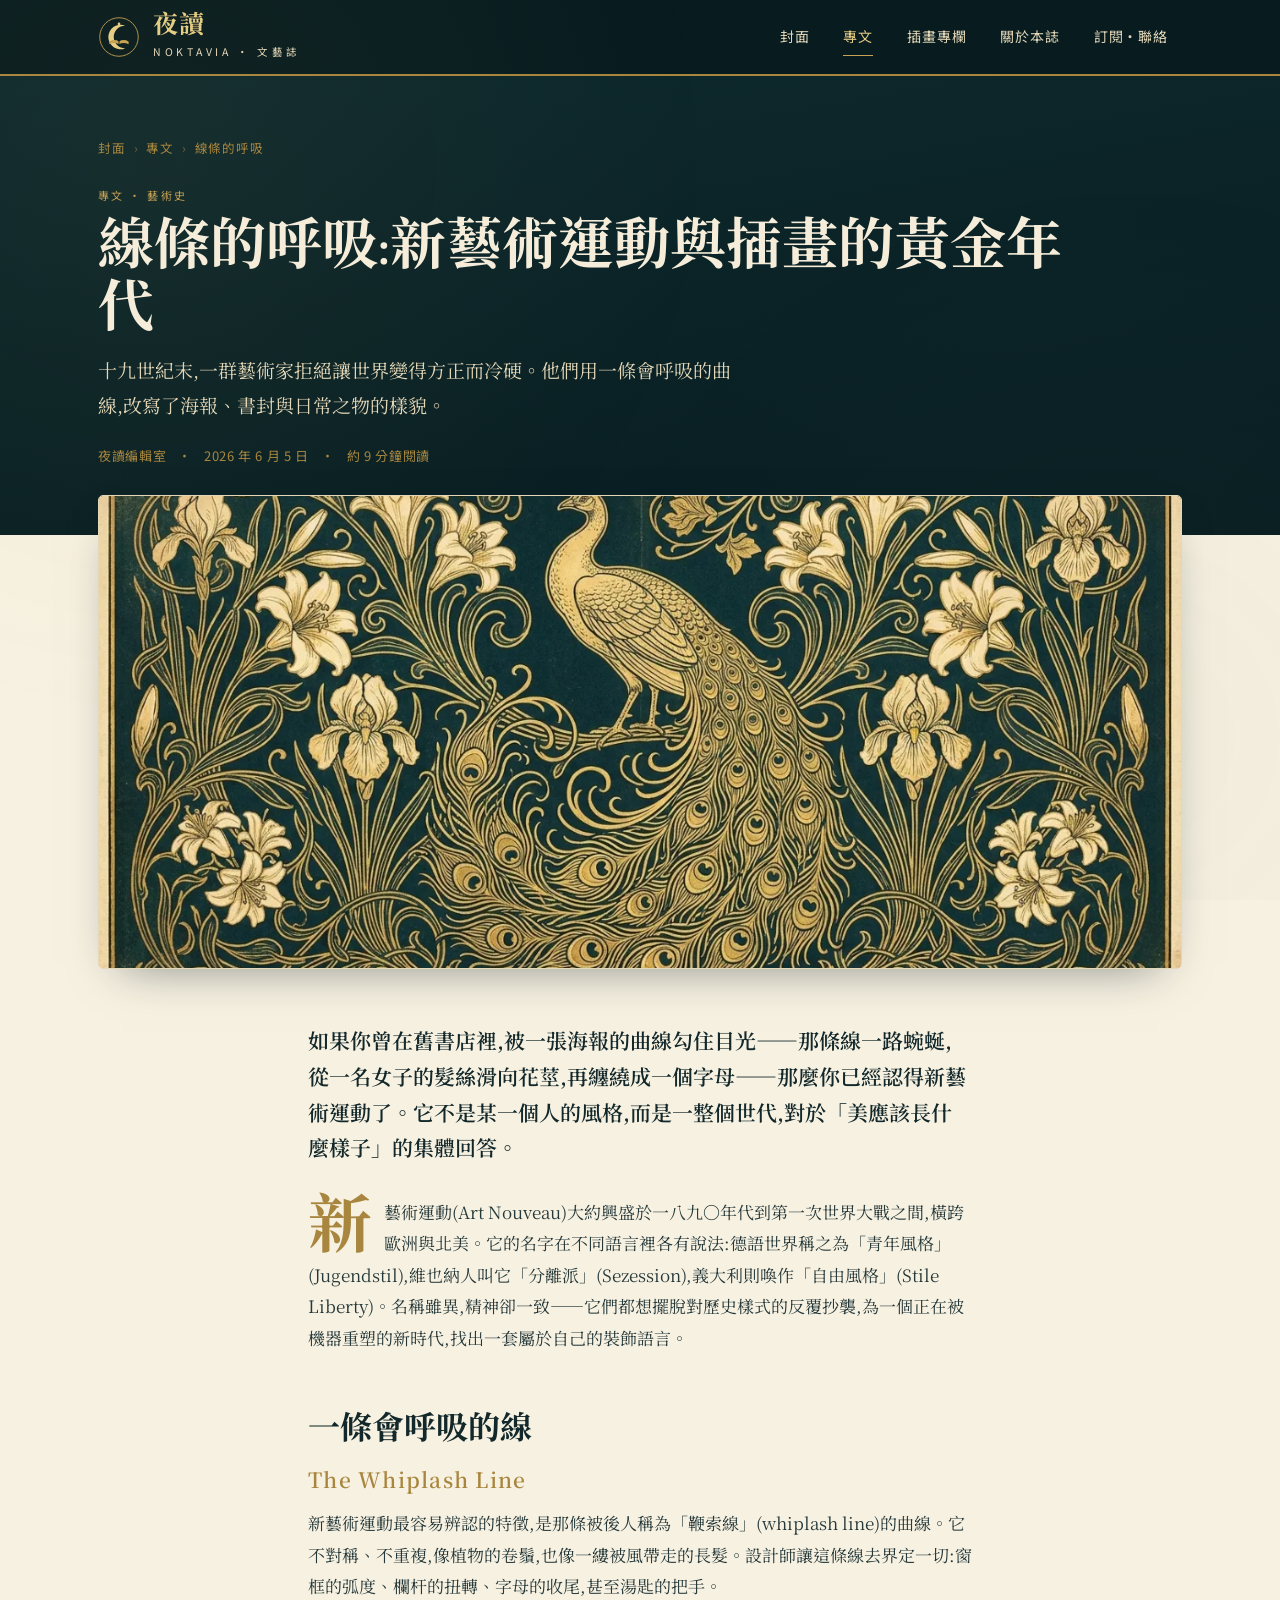
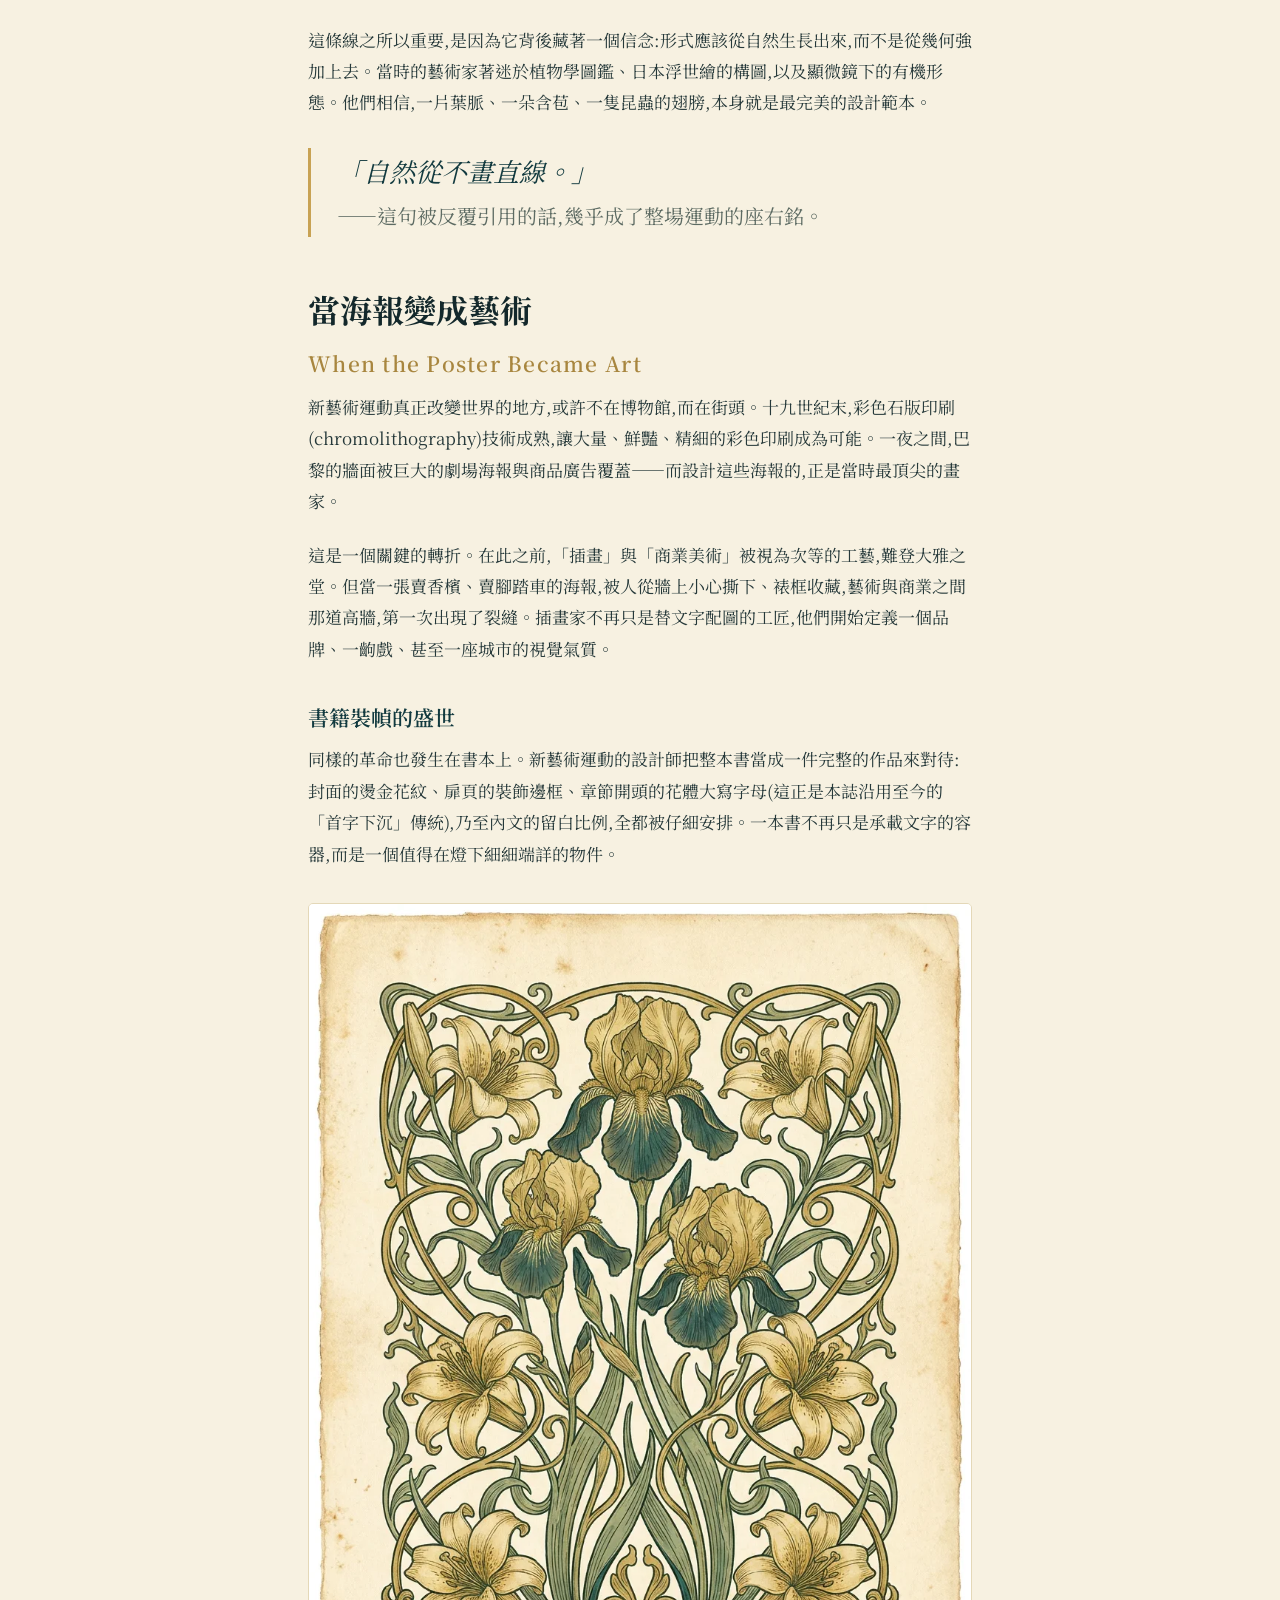
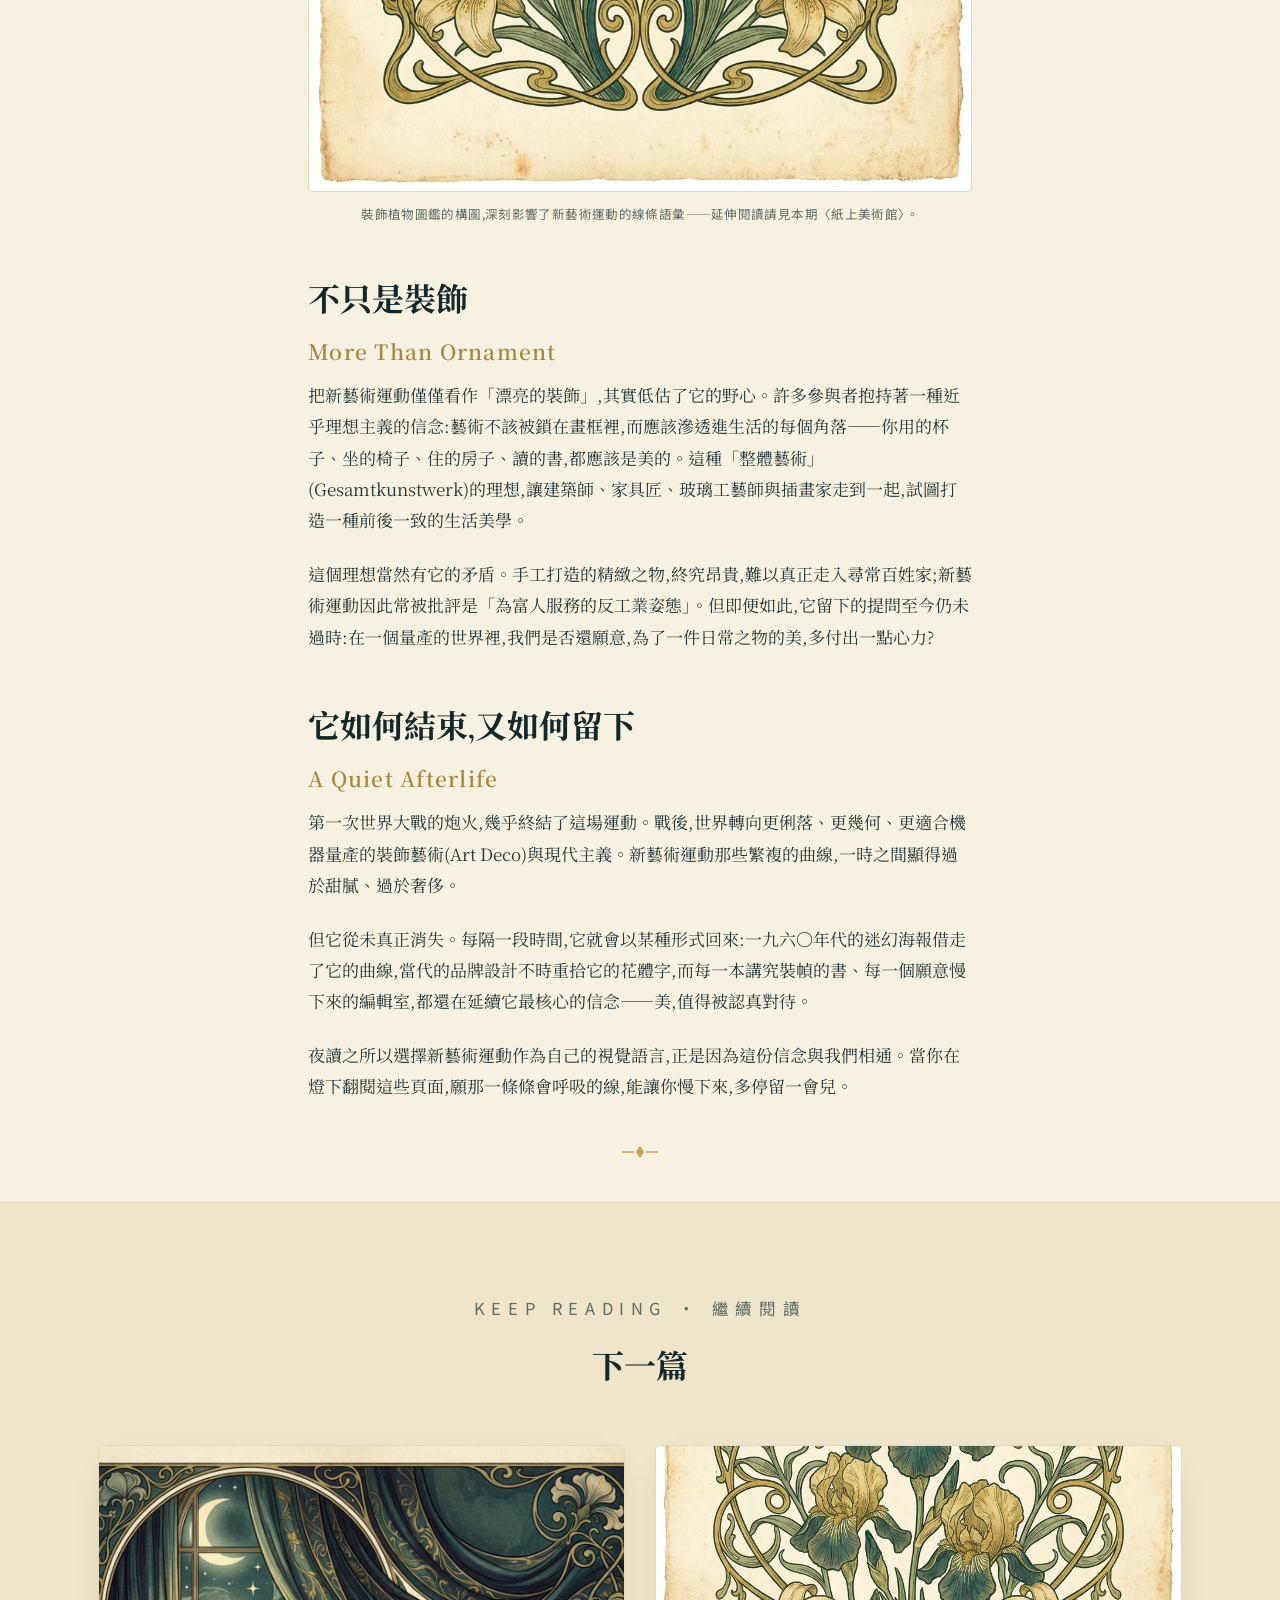
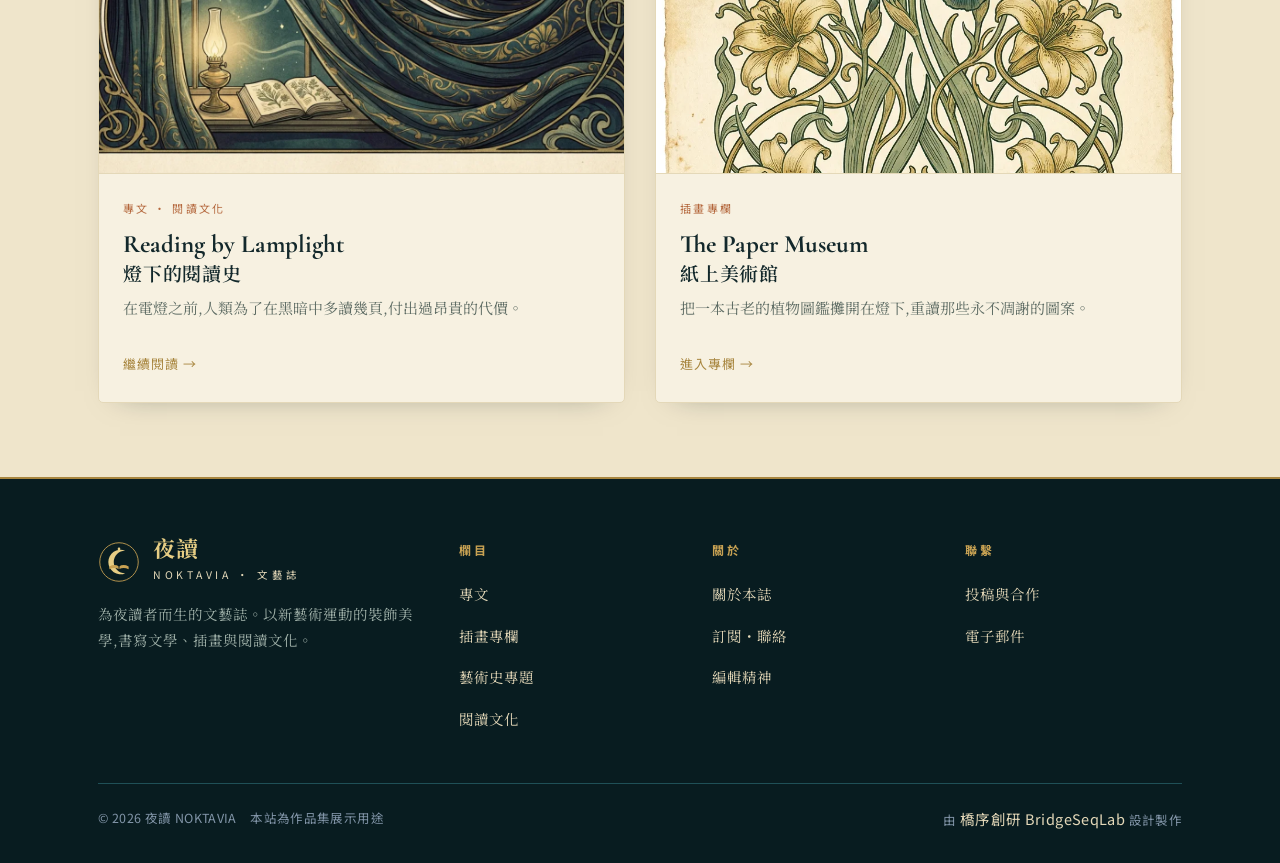
<file: essay-artnouveau.html>
<!DOCTYPE html>
<html lang="zh-Hant">
<head>
<meta charset="UTF-8">
<meta name="viewport" content="width=device-width, initial-scale=1">
<title>線條的呼吸:新藝術運動與插畫的黃金年代｜夜讀 NOKTAVIA 專文</title>
<meta name="description" content="從海報到書封,新藝術運動（Art Nouveau）如何把鞭索般的曲線帶進日常,並讓插畫第一次登堂入室?一篇關於十九世紀末裝飾藝術黃金年代的深度長文。">
<meta name="keywords" content="新藝術運動,Art Nouveau,裝飾藝術,插畫史,海報藝術,世紀末,平面設計史,鞭索線條,書籍裝幀">
<link rel="canonical" href="https://izzo24.github.io/nocturne-reader/essay-artnouveau.html">
<meta property="og:type" content="article">
<meta property="og:site_name" content="夜讀 NOKTAVIA">
<meta property="og:locale" content="zh_TW">
<meta property="og:title" content="線條的呼吸:新藝術運動與插畫的黃金年代">
<meta property="og:description" content="新藝術運動如何把鞭索般的曲線帶進日常,並讓插畫第一次登堂入室?一段世紀末裝飾藝術的深度導讀。">
<meta property="og:url" content="https://izzo24.github.io/nocturne-reader/essay-artnouveau.html">
<meta property="og:image" content="https://izzo24.github.io/nocturne-reader/images/peacock.webp">
<meta name="twitter:card" content="summary_large_image">
<meta name="theme-color" content="#081c20">
<link rel="icon" href="./favicon.svg" type="image/svg+xml">
<link rel="preconnect" href="https://fonts.googleapis.com">
<link rel="preconnect" href="https://fonts.gstatic.com" crossorigin>
<link href="https://fonts.googleapis.com/css2?family=Cormorant+Garamond:ital,wght@0,500;0,600;0,700;1,500;1,600&family=Noto+Sans+TC:wght@400;500;700&family=Noto+Serif+TC:wght@500;600;700&display=swap" rel="stylesheet">
<link rel="stylesheet" href="./style.css?v=2">
<script type="application/ld+json">
{
  "@context":"https://schema.org",
  "@type":"Article",
  "headline":"線條的呼吸:新藝術運動與插畫的黃金年代",
  "description":"從海報到書封,新藝術運動如何把鞭索般的曲線帶進日常,並讓插畫第一次登堂入室。",
  "image":"https://izzo24.github.io/nocturne-reader/images/peacock.webp",
  "inLanguage":"zh-Hant",
  "datePublished":"2026-06-05","dateModified":"2026-06-05",
  "author":{"@type":"Organization","name":"夜讀 NOKTAVIA 編輯室"},
  "publisher":{"@type":"Organization","name":"夜讀 NOKTAVIA","logo":{"@type":"ImageObject","url":"https://izzo24.github.io/nocturne-reader/images/emblem.webp"}},
  "mainEntityOfPage":"https://izzo24.github.io/nocturne-reader/essay-artnouveau.html",
  "articleSection":"藝術史"
}
</script>
<script type="application/ld+json">
{"@context":"https://schema.org","@type":"BreadcrumbList","itemListElement":[
{"@type":"ListItem","position":1,"name":"封面","item":"https://izzo24.github.io/nocturne-reader/index.html"},
{"@type":"ListItem","position":2,"name":"專文","item":"https://izzo24.github.io/nocturne-reader/essays.html"},
{"@type":"ListItem","position":3,"name":"線條的呼吸","item":"https://izzo24.github.io/nocturne-reader/essay-artnouveau.html"}]}
</script>
</head>
<body>

<header class="topbar">
  <div class="wrap">
    <a class="brand" href="./index.html" aria-label="夜讀 NOKTAVIA 首頁">
      <svg viewBox="0 0 48 48" fill="none" role="img" aria-hidden="true">
        <circle cx="24" cy="24" r="22" stroke="#c8a253" stroke-width="1"/>
        <path d="M31 11a14 14 0 1 0 0 26 11 11 0 0 1 0-26z" fill="#e6cd84"/>
        <path d="M13 29c4-2.2 7.5-2.2 11 0 3.5-2.2 7-2.2 11 0v3.4c-4-2.2-7.5-2.2-11 0-3.5-2.2-7-2.2-11 0z" fill="#c8a253"/>
        <line x1="24" y1="26.5" x2="24" y2="33" stroke="#081c20" stroke-width="1"/>
        <circle cx="24" cy="9" r="1.5" fill="#e6cd84"/>
      </svg>
      <span><span class="bt">夜讀</span><span class="bs">Noktavia · 文藝誌</span></span>
    </a>
    <button class="navtoggle" aria-label="開啟選單" aria-expanded="false"><svg viewBox="0 0 24 18" width="22" height="16" fill="none" stroke="currentColor" stroke-width="1.8" aria-hidden="true"><path d="M1 2h22M1 9h22M1 16h22"/></svg></button>
    <nav class="main">
      <a href="./index.html">封面</a>
      <a href="./essays.html" class="active">專文</a>
      <a href="./illustration.html">插畫專欄</a>
      <a href="./about.html">關於本誌</a>
      <a href="./contact.html">訂閱・聯絡</a>
    </nav>
  </div>
</header>

<div class="article-head">
  <div class="wrap">
    <nav class="breadcrumb"><a href="./index.html">封面</a><span>›</span><a href="./essays.html">專文</a><span>›</span>線條的呼吸</nav>
    <p class="cat">專文 · 藝術史</p>
    <h1>線條的呼吸:新藝術運動與插畫的黃金年代</h1>
    <p class="sub">十九世紀末,一群藝術家拒絕讓世界變得方正而冷硬。他們用一條會呼吸的曲線,改寫了海報、書封與日常之物的樣貌。</p>
    <p class="by"><span>夜讀編輯室</span><span>·</span><span>2026 年 6 月 5 日</span><span>·</span><span>約 9 分鐘閱讀</span></p>
  </div>
</div>
<div class="article-hero"><img src="./images/peacock.webp" alt="新藝術運動裝飾面板,金線描繪的孔雀與百合,流動的鞭索曲線" loading="eager"></div>

<article class="prose">
  <p class="lede">如果你曾在舊書店裡,被一張海報的曲線勾住目光——那條線一路蜿蜒,從一名女子的髮絲滑向花莖,再纏繞成一個字母——那麼你已經認得新藝術運動了。它不是某一個人的風格,而是一整個世代,對於「美應該長什麼樣子」的集體回答。</p>

  <p class="dropcap">新藝術運動(Art Nouveau)大約興盛於一八九〇年代到第一次世界大戰之間,橫跨歐洲與北美。它的名字在不同語言裡各有說法:德語世界稱之為「青年風格」(Jugendstil),維也納人叫它「分離派」(Sezession),義大利則喚作「自由風格」(Stile Liberty)。名稱雖異,精神卻一致——它們都想擺脫對歷史樣式的反覆抄襲,為一個正在被機器重塑的新時代,找出一套屬於自己的裝飾語言。</p>

  <h2>一條會呼吸的線<span class="zh">The Whiplash Line</span></h2>
  <p>新藝術運動最容易辨認的特徵,是那條被後人稱為「鞭索線」(whiplash line)的曲線。它不對稱、不重複,像植物的卷鬚,也像一縷被風帶走的長髮。設計師讓這條線去界定一切:窗框的弧度、欄杆的扭轉、字母的收尾,甚至湯匙的把手。</p>
  <p>這條線之所以重要,是因為它背後藏著一個信念:形式應該從自然生長出來,而不是從幾何強加上去。當時的藝術家著迷於植物學圖鑑、日本浮世繪的構圖,以及顯微鏡下的有機形態。他們相信,一片葉脈、一朵含苞、一隻昆蟲的翅膀,本身就是最完美的設計範本。</p>

  <blockquote>「自然從不畫直線。」<span class="zh">——這句被反覆引用的話,幾乎成了整場運動的座右銘。</span></blockquote>

  <h2>當海報變成藝術<span class="zh">When the Poster Became Art</span></h2>
  <p>新藝術運動真正改變世界的地方,或許不在博物館,而在街頭。十九世紀末,彩色石版印刷(chromolithography)技術成熟,讓大量、鮮豔、精細的彩色印刷成為可能。一夜之間,巴黎的牆面被巨大的劇場海報與商品廣告覆蓋——而設計這些海報的,正是當時最頂尖的畫家。</p>
  <p>這是一個關鍵的轉折。在此之前,「插畫」與「商業美術」被視為次等的工藝,難登大雅之堂。但當一張賣香檳、賣腳踏車的海報,被人從牆上小心撕下、裱框收藏,藝術與商業之間那道高牆,第一次出現了裂縫。插畫家不再只是替文字配圖的工匠,他們開始定義一個品牌、一齣戲、甚至一座城市的視覺氣質。</p>

  <h3>書籍裝幀的盛世</h3>
  <p>同樣的革命也發生在書本上。新藝術運動的設計師把整本書當成一件完整的作品來對待:封面的燙金花紋、扉頁的裝飾邊框、章節開頭的花體大寫字母(這正是本誌沿用至今的「首字下沉」傳統),乃至內文的留白比例,全都被仔細安排。一本書不再只是承載文字的容器,而是一個值得在燈下細細端詳的物件。</p>
  <figure>
    <img src="./images/plate.webp" alt="新藝術運動植物圖鑑風格插畫,鳶尾、百合與卷曲藤蔓,金線與鼠尾草綠" loading="lazy">
    <figcaption>裝飾植物圖鑑的構圖,深刻影響了新藝術運動的線條語彙——延伸閱讀請見本期〈紙上美術館〉。</figcaption>
  </figure>

  <h2>不只是裝飾<span class="zh">More Than Ornament</span></h2>
  <p>把新藝術運動僅僅看作「漂亮的裝飾」,其實低估了它的野心。許多參與者抱持著一種近乎理想主義的信念:藝術不該被鎖在畫框裡,而應該滲透進生活的每個角落——你用的杯子、坐的椅子、住的房子、讀的書,都應該是美的。這種「整體藝術」(Gesamtkunstwerk)的理想,讓建築師、家具匠、玻璃工藝師與插畫家走到一起,試圖打造一種前後一致的生活美學。</p>
  <p>這個理想當然有它的矛盾。手工打造的精緻之物,終究昂貴,難以真正走入尋常百姓家;新藝術運動因此常被批評是「為富人服務的反工業姿態」。但即便如此,它留下的提問至今仍未過時:在一個量產的世界裡,我們是否還願意,為了一件日常之物的美,多付出一點心力?</p>

  <h2>它如何結束,又如何留下<span class="zh">A Quiet Afterlife</span></h2>
  <p>第一次世界大戰的炮火,幾乎終結了這場運動。戰後,世界轉向更俐落、更幾何、更適合機器量產的裝飾藝術(Art Deco)與現代主義。新藝術運動那些繁複的曲線,一時之間顯得過於甜膩、過於奢侈。</p>
  <p>但它從未真正消失。每隔一段時間,它就會以某種形式回來:一九六〇年代的迷幻海報借走了它的曲線,當代的品牌設計不時重拾它的花體字,而每一本講究裝幀的書、每一個願意慢下來的編輯室,都還在延續它最核心的信念——美,值得被認真對待。</p>

  <p>夜讀之所以選擇新藝術運動作為自己的視覺語言,正是因為這份信念與我們相通。當你在燈下翻閱這些頁面,願那一條條會呼吸的線,能讓你慢下來,多停留一會兒。</p>

  <div class="endmark"><svg width="40" height="20" viewBox="0 0 40 20" fill="none" stroke="#c8a253" stroke-width="1.3"><path d="M2 10h12M26 10h12"/><path d="M20 4l4 6-4 6-4-6z" fill="#c8a253" stroke="none"/></svg></div>
</article>

<section class="related">
  <div class="wrap">
    <div class="sec-head"><p class="sec-kicker">Keep Reading · 繼續閱讀</p><h2 style="font-size:32px">下一篇</h2></div>
    <div class="grid grid-2">
      <a class="card" href="./essay-nightreading.html">
        <span class="thumb"><img src="./images/night.webp" alt="月夜窗台上的書與油燈" loading="lazy"></span>
        <span class="body"><span class="cat">專文 · 閱讀文化</span><h3>Reading by Lamplight<span class="zh">燈下的閱讀史</span></h3><p>在電燈之前,人類為了在黑暗中多讀幾頁,付出過昂貴的代價。</p><span class="readmore">繼續閱讀 →</span></span>
      </a>
      <a class="card" href="./illustration.html">
        <span class="thumb"><img src="./images/plate.webp" alt="新藝術植物圖鑑插畫" loading="lazy"></span>
        <span class="body"><span class="cat">插畫專欄</span><h3>The Paper Museum<span class="zh">紙上美術館</span></h3><p>把一本古老的植物圖鑑攤開在燈下,重讀那些永不凋謝的圖案。</p><span class="readmore">進入專欄 →</span></span>
      </a>
    </div>
  </div>
</section>

<footer class="site">
  <div class="wrap">
    <div class="cols-f">
      <div>
        <a class="brand" href="./index.html" aria-label="夜讀 NOKTAVIA 首頁">
          <svg viewBox="0 0 48 48" fill="none" role="img" aria-hidden="true">
            <circle cx="24" cy="24" r="22" stroke="#c8a253" stroke-width="1"/>
            <path d="M31 11a14 14 0 1 0 0 26 11 11 0 0 1 0-26z" fill="#e6cd84"/>
            <path d="M13 29c4-2.2 7.5-2.2 11 0 3.5-2.2 7-2.2 11 0v3.4c-4-2.2-7.5-2.2-11 0-3.5-2.2-7-2.2-11 0z" fill="#c8a253"/>
            <line x1="24" y1="26.5" x2="24" y2="33" stroke="#081c20" stroke-width="1"/>
            <circle cx="24" cy="9" r="1.5" fill="#e6cd84"/>
          </svg>
          <span><span class="bt">夜讀</span><span class="bs">Noktavia · 文藝誌</span></span>
        </a>
        <p class="fdesc">為夜讀者而生的文藝誌。以新藝術運動的裝飾美學,書寫文學、插畫與閱讀文化。</p>
      </div>
      <div><h4>欄目</h4><ul>
        <li><a href="./essays.html">專文</a></li>
        <li><a href="./illustration.html">插畫專欄</a></li>
        <li><a href="./essay-artnouveau.html">藝術史專題</a></li>
        <li><a href="./essay-nightreading.html">閱讀文化</a></li>
      </ul></div>
      <div><h4>關於</h4><ul>
        <li><a href="./about.html">關於本誌</a></li>
        <li><a href="./contact.html">訂閱・聯絡</a></li>
        <li><a href="./about.html#editorial">編輯精神</a></li>
      </ul></div>
      <div><h4>聯繫</h4><ul>
        <li><a href="./contact.html">投稿與合作</a></li>
        <li><a href="mailto:hello@nocturne-reader.example">電子郵件</a></li>
      </ul></div>
    </div>
    <div class="footrow">
      <span>© 2026 夜讀 NOKTAVIA　本站為作品集展示用途</span>
      <span>由 <a href="https://bridgeseqlab.com" rel="noopener">橋序創研 BridgeSeqLab</a> 設計製作</span>
    </div>
  </div>
</footer>

<script src="./main.js?v=2"></script>
</body>
</html>
</file>
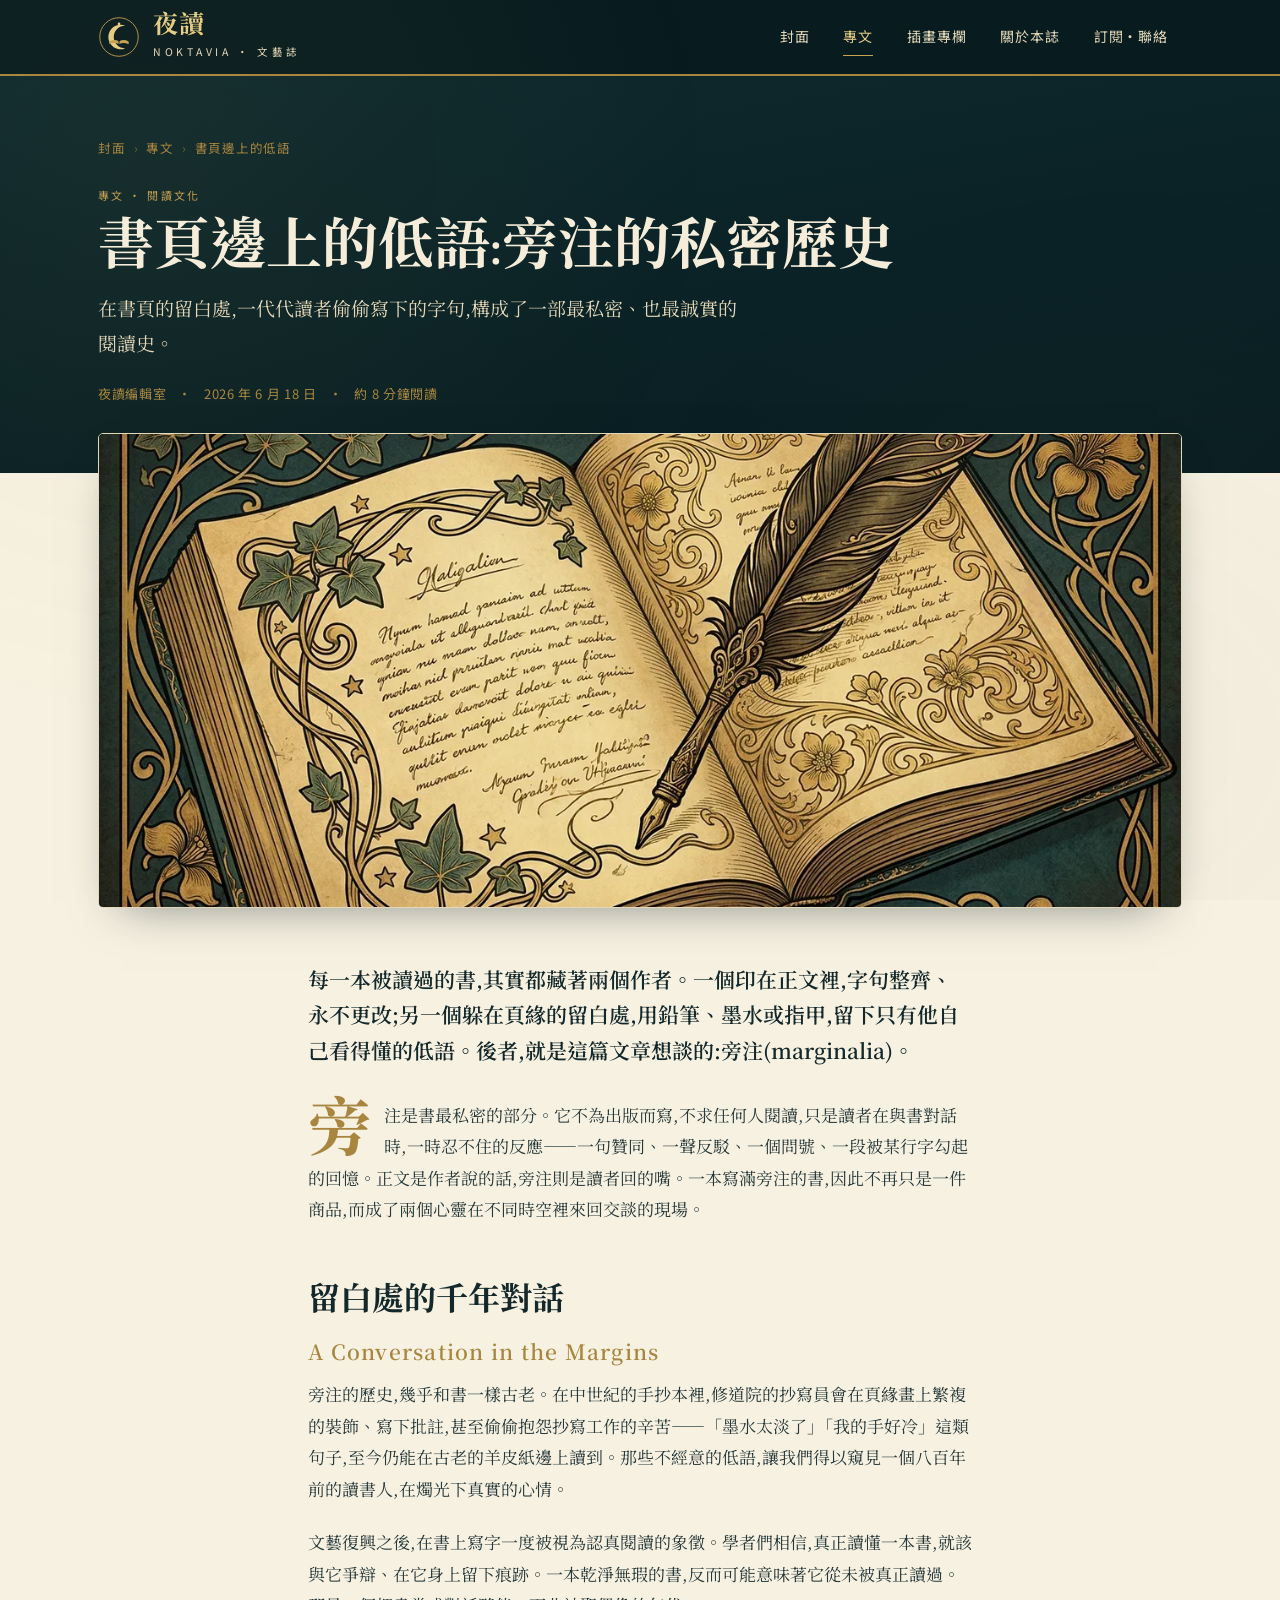
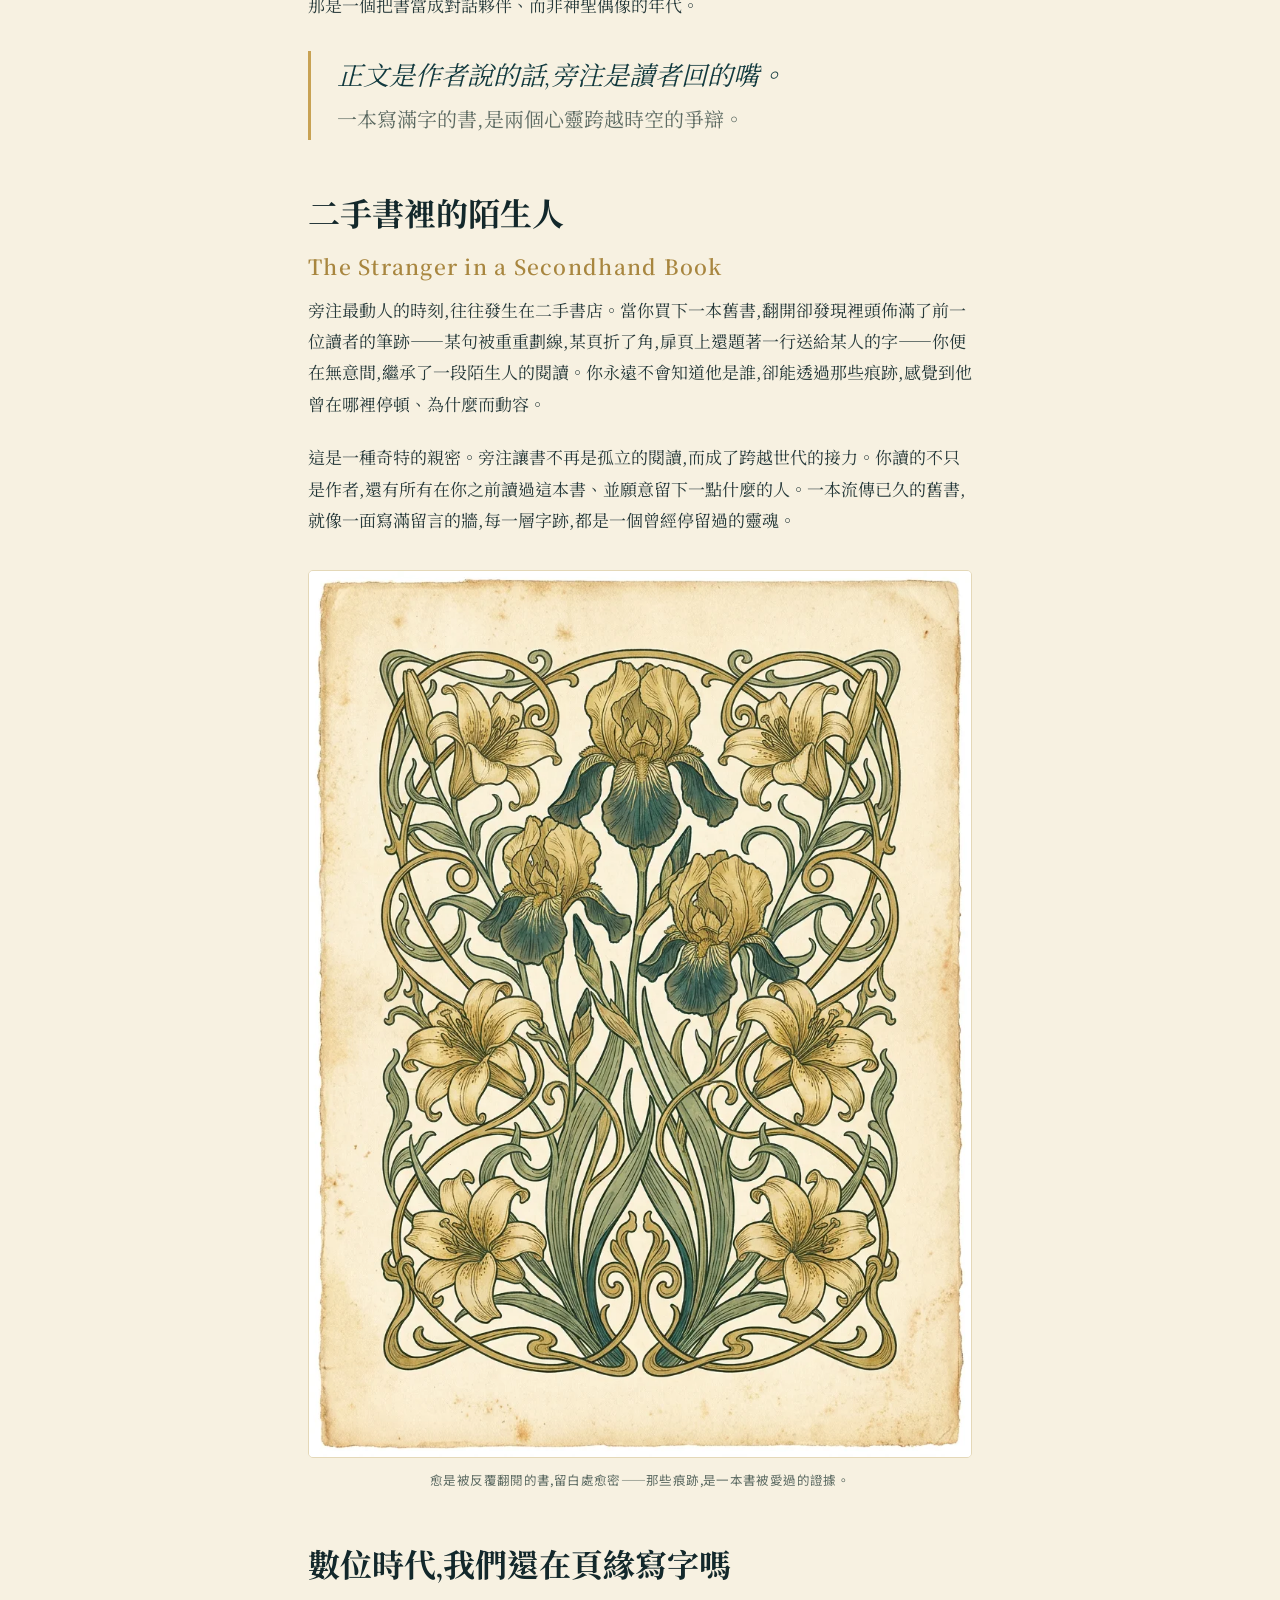
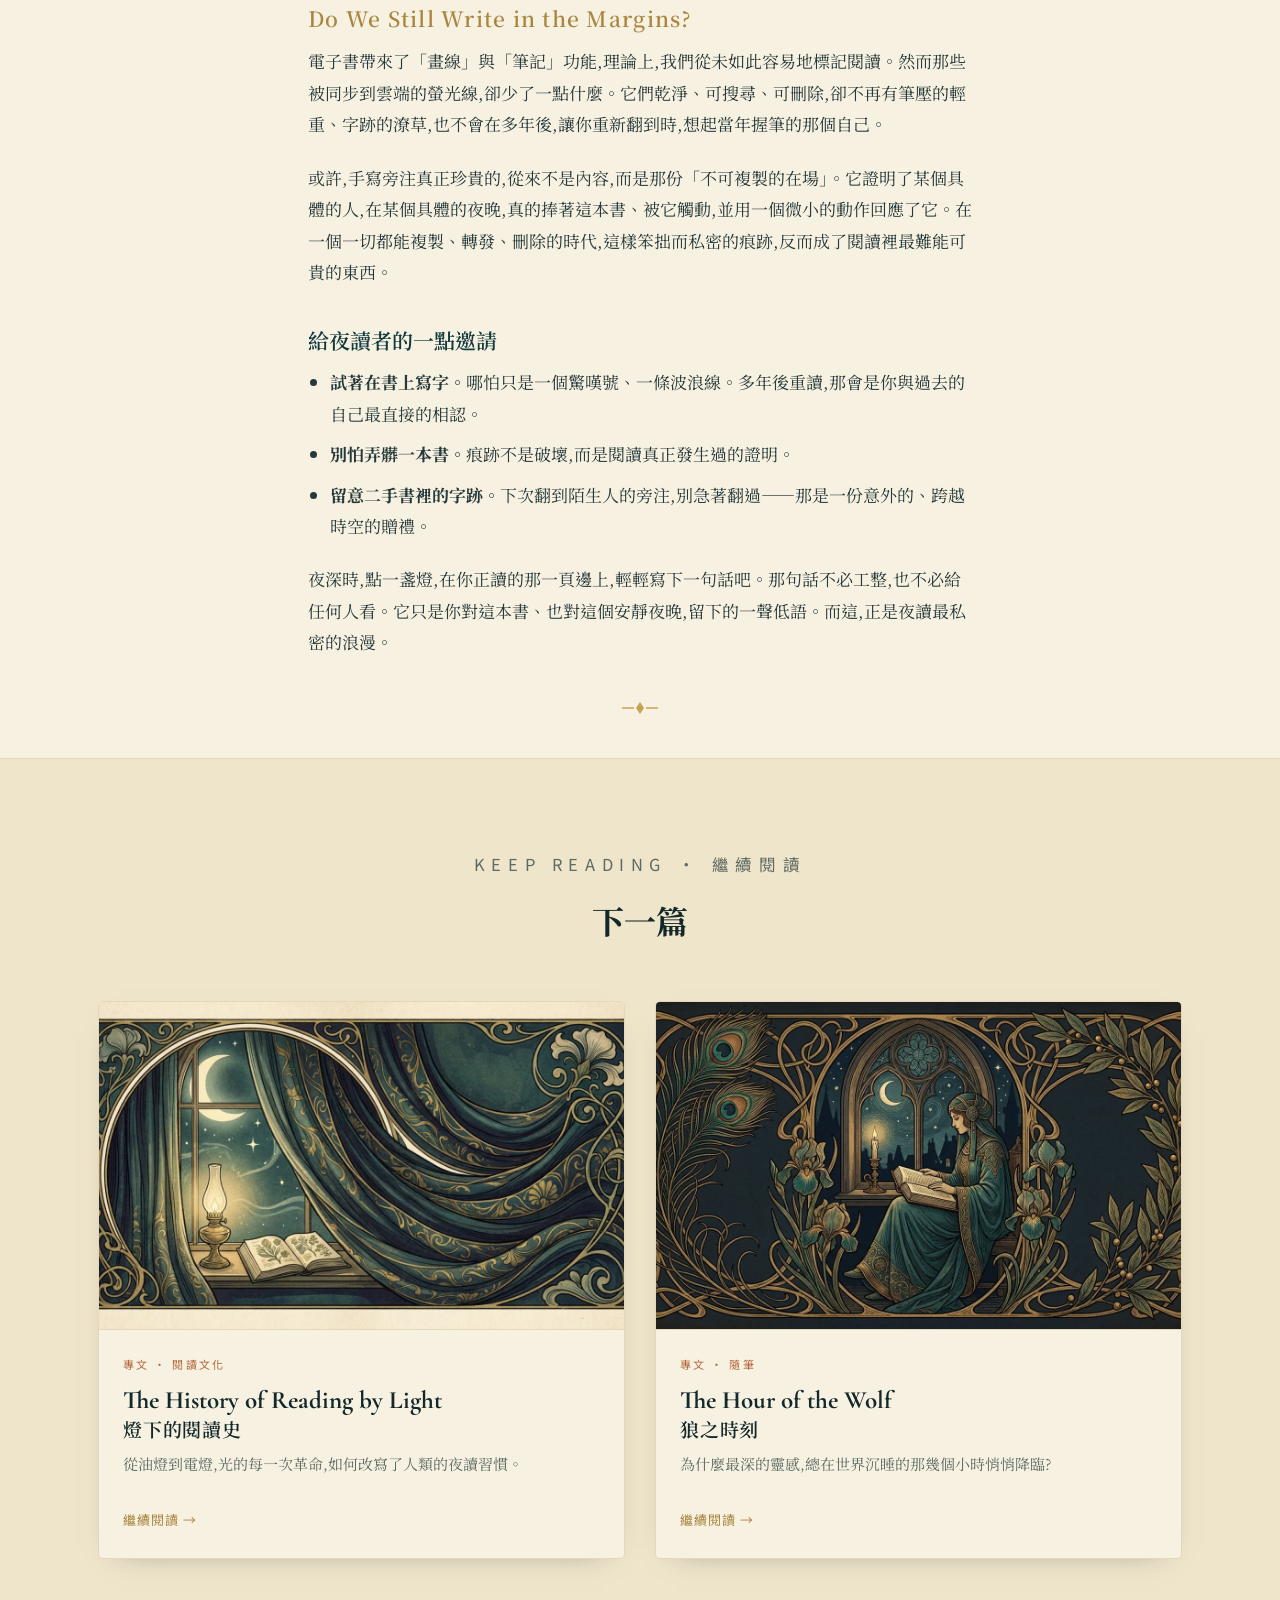
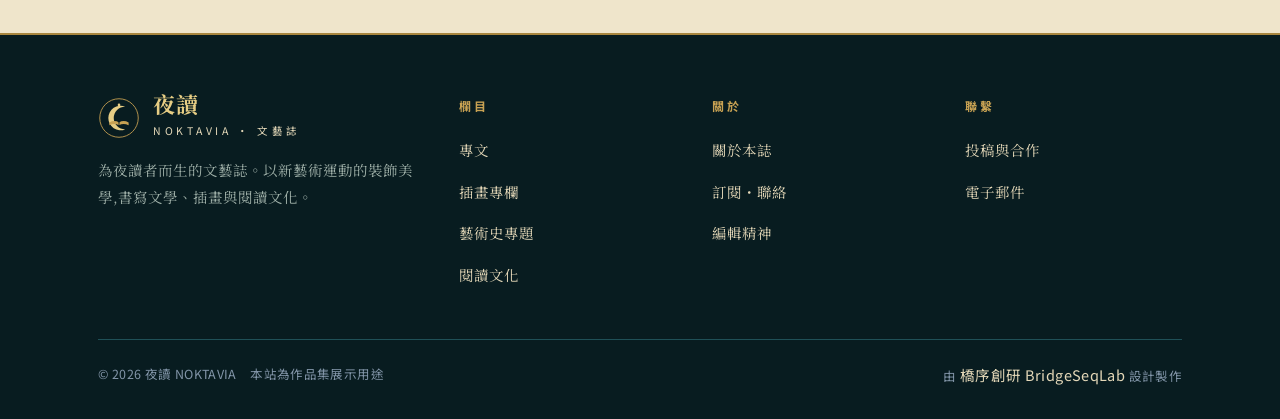
<file: essay-marginalia.html>
<!DOCTYPE html>
<html lang="zh-Hant">
<head>
<meta charset="UTF-8">
<meta name="viewport" content="width=device-width, initial-scale=1">
<title>書頁邊上的低語:旁注的私密歷史｜夜讀 NOKTAVIA 專文</title>
<meta name="description" content="在書頁的留白處,讀者偷偷寫下的字句,構成了一部最私密的閱讀史。從中世紀手抄本到二手書裡的鉛筆痕,旁注如何見證人與書之間最親密的對話。">
<meta name="keywords" content="旁注,marginalia,書頁邊,閱讀史,二手書,手抄本,讀書筆記,閱讀文化,藏書,夜讀">
<link rel="canonical" href="https://izzo24.github.io/nocturne-reader/essay-marginalia.html">
<meta property="og:type" content="article">
<meta property="og:site_name" content="夜讀 NOKTAVIA">
<meta property="og:locale" content="zh_TW">
<meta property="og:title" content="書頁邊上的低語:旁注的私密歷史">
<meta property="og:description" content="在書頁的留白處,讀者偷偷寫下的字句,構成了一部最私密的閱讀史。">
<meta property="og:url" content="https://izzo24.github.io/nocturne-reader/essay-marginalia.html">
<meta property="og:image" content="https://izzo24.github.io/nocturne-reader/images/marginalia.webp">
<meta name="twitter:card" content="summary_large_image">
<meta name="theme-color" content="#081c20">
<link rel="icon" href="./favicon.svg" type="image/svg+xml">
<link rel="preconnect" href="https://fonts.googleapis.com">
<link rel="preconnect" href="https://fonts.gstatic.com" crossorigin>
<link href="https://fonts.googleapis.com/css2?family=Cormorant+Garamond:ital,wght@0,500;0,600;0,700;1,500;1,600&family=Noto+Sans+TC:wght@400;500;700&family=Noto+Serif+TC:wght@500;600;700&display=swap" rel="stylesheet">
<link rel="stylesheet" href="./style.css?v=2">
<script type="application/ld+json">
{
  "@context":"https://schema.org",
  "@type":"Article",
  "headline":"書頁邊上的低語:旁注的私密歷史",
  "description":"在書頁的留白處,讀者偷偷寫下的字句,構成了一部最私密的閱讀史。",
  "image":"https://izzo24.github.io/nocturne-reader/images/marginalia.webp",
  "inLanguage":"zh-Hant",
  "datePublished":"2026-06-18","dateModified":"2026-06-18",
  "author":{"@type":"Organization","name":"夜讀 NOKTAVIA 編輯室"},
  "publisher":{"@type":"Organization","name":"夜讀 NOKTAVIA","logo":{"@type":"ImageObject","url":"https://izzo24.github.io/nocturne-reader/images/emblem.webp"}},
  "mainEntityOfPage":"https://izzo24.github.io/nocturne-reader/essay-marginalia.html",
  "articleSection":"閱讀文化"
}
</script>
<script type="application/ld+json">
{"@context":"https://schema.org","@type":"BreadcrumbList","itemListElement":[
{"@type":"ListItem","position":1,"name":"封面","item":"https://izzo24.github.io/nocturne-reader/index.html"},
{"@type":"ListItem","position":2,"name":"專文","item":"https://izzo24.github.io/nocturne-reader/essays.html"},
{"@type":"ListItem","position":3,"name":"書頁邊上的低語","item":"https://izzo24.github.io/nocturne-reader/essay-marginalia.html"}]}
</script>
</head>
<body>

<header class="topbar">
  <div class="wrap">
    <a class="brand" href="./index.html" aria-label="夜讀 NOKTAVIA 首頁">
      <svg viewBox="0 0 48 48" fill="none" role="img" aria-hidden="true">
        <circle cx="24" cy="24" r="22" stroke="#c8a253" stroke-width="1"/>
        <path d="M31 11a14 14 0 1 0 0 26 11 11 0 0 1 0-26z" fill="#e6cd84"/>
        <path d="M13 29c4-2.2 7.5-2.2 11 0 3.5-2.2 7-2.2 11 0v3.4c-4-2.2-7.5-2.2-11 0-3.5-2.2-7-2.2-11 0z" fill="#c8a253"/>
        <line x1="24" y1="26.5" x2="24" y2="33" stroke="#081c20" stroke-width="1"/>
        <circle cx="24" cy="9" r="1.5" fill="#e6cd84"/>
      </svg>
      <span><span class="bt">夜讀</span><span class="bs">Noktavia · 文藝誌</span></span>
    </a>
    <button class="navtoggle" aria-label="開啟選單" aria-expanded="false"><svg viewBox="0 0 24 18" width="22" height="16" fill="none" stroke="currentColor" stroke-width="1.8" aria-hidden="true"><path d="M1 2h22M1 9h22M1 16h22"/></svg></button>
    <nav class="main">
      <a href="./index.html">封面</a>
      <a href="./essays.html" class="active">專文</a>
      <a href="./illustration.html">插畫專欄</a>
      <a href="./about.html">關於本誌</a>
      <a href="./contact.html">訂閱・聯絡</a>
    </nav>
  </div>
</header>

<div class="article-head">
  <div class="wrap">
    <nav class="breadcrumb"><a href="./index.html">封面</a><span>›</span><a href="./essays.html">專文</a><span>›</span>書頁邊上的低語</nav>
    <p class="cat">專文 · 閱讀文化</p>
    <h1>書頁邊上的低語:旁注的私密歷史</h1>
    <p class="sub">在書頁的留白處,一代代讀者偷偷寫下的字句,構成了一部最私密、也最誠實的閱讀史。</p>
    <p class="by"><span>夜讀編輯室</span><span>·</span><span>2026 年 6 月 18 日</span><span>·</span><span>約 8 分鐘閱讀</span></p>
  </div>
</div>
<div class="article-hero"><img src="./images/marginalia.webp" alt="新藝術風格插畫:一本攤開的古書,書頁邊緣寫滿手寫旁注,一支羽毛筆擱在頁上" loading="eager"></div>

<article class="prose">
  <p class="lede">每一本被讀過的書,其實都藏著兩個作者。一個印在正文裡,字句整齊、永不更改;另一個躲在頁緣的留白處,用鉛筆、墨水或指甲,留下只有他自己看得懂的低語。後者,就是這篇文章想談的:旁注(marginalia)。</p>

  <p class="dropcap">旁注是書最私密的部分。它不為出版而寫,不求任何人閱讀,只是讀者在與書對話時,一時忍不住的反應——一句贊同、一聲反駁、一個問號、一段被某行字勾起的回憶。正文是作者說的話,旁注則是讀者回的嘴。一本寫滿旁注的書,因此不再只是一件商品,而成了兩個心靈在不同時空裡來回交談的現場。</p>

  <h2>留白處的千年對話<span class="zh">A Conversation in the Margins</span></h2>
  <p>旁注的歷史,幾乎和書一樣古老。在中世紀的手抄本裡,修道院的抄寫員會在頁緣畫上繁複的裝飾、寫下批註,甚至偷偷抱怨抄寫工作的辛苦——「墨水太淡了」「我的手好冷」這類句子,至今仍能在古老的羊皮紙邊上讀到。那些不經意的低語,讓我們得以窺見一個八百年前的讀書人,在燭光下真實的心情。</p>
  <p>文藝復興之後,在書上寫字一度被視為認真閱讀的象徵。學者們相信,真正讀懂一本書,就該與它爭辯、在它身上留下痕跡。一本乾淨無瑕的書,反而可能意味著它從未被真正讀過。那是一個把書當成對話夥伴、而非神聖偶像的年代。</p>

  <blockquote>正文是作者說的話,旁注是讀者回的嘴。<span class="zh">一本寫滿字的書,是兩個心靈跨越時空的爭辯。</span></blockquote>

  <h2>二手書裡的陌生人<span class="zh">The Stranger in a Secondhand Book</span></h2>
  <p>旁注最動人的時刻,往往發生在二手書店。當你買下一本舊書,翻開卻發現裡頭佈滿了前一位讀者的筆跡——某句被重重劃線,某頁折了角,扉頁上還題著一行送給某人的字——你便在無意間,繼承了一段陌生人的閱讀。你永遠不會知道他是誰,卻能透過那些痕跡,感覺到他曾在哪裡停頓、為什麼而動容。</p>
  <p>這是一種奇特的親密。旁注讓書不再是孤立的閱讀,而成了跨越世代的接力。你讀的不只是作者,還有所有在你之前讀過這本書、並願意留下一點什麼的人。一本流傳已久的舊書,就像一面寫滿留言的牆,每一層字跡,都是一個曾經停留過的靈魂。</p>
  <figure>
    <img src="./images/plate.webp" alt="新藝術運動植物圖鑑插畫,象徵書頁中被反覆翻閱的痕跡" loading="lazy">
    <figcaption>愈是被反覆翻閱的書,留白處愈密——那些痕跡,是一本書被愛過的證據。</figcaption>
  </figure>

  <h2>數位時代,我們還在頁緣寫字嗎<span class="zh">Do We Still Write in the Margins?</span></h2>
  <p>電子書帶來了「畫線」與「筆記」功能,理論上,我們從未如此容易地標記閱讀。然而那些被同步到雲端的螢光線,卻少了一點什麼。它們乾淨、可搜尋、可刪除,卻不再有筆壓的輕重、字跡的潦草,也不會在多年後,讓你重新翻到時,想起當年握筆的那個自己。</p>
  <p>或許,手寫旁注真正珍貴的,從來不是內容,而是那份「不可複製的在場」。它證明了某個具體的人,在某個具體的夜晚,真的捧著這本書、被它觸動,並用一個微小的動作回應了它。在一個一切都能複製、轉發、刪除的時代,這樣笨拙而私密的痕跡,反而成了閱讀裡最難能可貴的東西。</p>

  <h3>給夜讀者的一點邀請</h3>
  <ul>
    <li><strong>試著在書上寫字。</strong>哪怕只是一個驚嘆號、一條波浪線。多年後重讀,那會是你與過去的自己最直接的相認。</li>
    <li><strong>別怕弄髒一本書。</strong>痕跡不是破壞,而是閱讀真正發生過的證明。</li>
    <li><strong>留意二手書裡的字跡。</strong>下次翻到陌生人的旁注,別急著翻過——那是一份意外的、跨越時空的贈禮。</li>
  </ul>

  <p>夜深時,點一盞燈,在你正讀的那一頁邊上,輕輕寫下一句話吧。那句話不必工整,也不必給任何人看。它只是你對這本書、也對這個安靜夜晚,留下的一聲低語。而這,正是夜讀最私密的浪漫。</p>

  <div class="endmark"><svg width="40" height="20" viewBox="0 0 40 20" fill="none" stroke="#c8a253" stroke-width="1.3"><path d="M2 10h12M26 10h12"/><path d="M20 4l4 6-4 6-4-6z" fill="#c8a253" stroke="none"/></svg></div>
</article>

<section class="related">
  <div class="wrap">
    <div class="sec-head"><p class="sec-kicker">Keep Reading · 繼續閱讀</p><h2 style="font-size:32px">下一篇</h2></div>
    <div class="grid grid-2">
      <a class="card" href="./essay-nightreading.html">
        <span class="thumb"><img src="./images/night.webp" alt="月夜窗台上的書與油燈" loading="lazy"></span>
        <span class="body"><span class="cat">專文 · 閱讀文化</span><h3>The History of Reading by Light<span class="zh">燈下的閱讀史</span></h3><p>從油燈到電燈,光的每一次革命,如何改寫了人類的夜讀習慣。</p><span class="readmore">繼續閱讀 →</span></span>
      </a>
      <a class="card" href="./essay-wolfhour.html">
        <span class="thumb"><img src="./images/wolfhour.webp" alt="深夜獨自閱讀的身影" loading="lazy"></span>
        <span class="body"><span class="cat">專文 · 隨筆</span><h3>The Hour of the Wolf<span class="zh">狼之時刻</span></h3><p>為什麼最深的靈感,總在世界沉睡的那幾個小時悄悄降臨?</p><span class="readmore">繼續閱讀 →</span></span>
      </a>
    </div>
  </div>
</section>

<footer class="site">
  <div class="wrap">
    <div class="cols-f">
      <div>
        <a class="brand" href="./index.html" aria-label="夜讀 NOKTAVIA 首頁">
          <svg viewBox="0 0 48 48" fill="none" role="img" aria-hidden="true">
            <circle cx="24" cy="24" r="22" stroke="#c8a253" stroke-width="1"/>
            <path d="M31 11a14 14 0 1 0 0 26 11 11 0 0 1 0-26z" fill="#e6cd84"/>
            <path d="M13 29c4-2.2 7.5-2.2 11 0 3.5-2.2 7-2.2 11 0v3.4c-4-2.2-7.5-2.2-11 0-3.5-2.2-7-2.2-11 0z" fill="#c8a253"/>
            <line x1="24" y1="26.5" x2="24" y2="33" stroke="#081c20" stroke-width="1"/>
            <circle cx="24" cy="9" r="1.5" fill="#e6cd84"/>
          </svg>
          <span><span class="bt">夜讀</span><span class="bs">Noktavia · 文藝誌</span></span>
        </a>
        <p class="fdesc">為夜讀者而生的文藝誌。以新藝術運動的裝飾美學,書寫文學、插畫與閱讀文化。</p>
      </div>
      <div><h4>欄目</h4><ul>
        <li><a href="./essays.html">專文</a></li>
        <li><a href="./illustration.html">插畫專欄</a></li>
        <li><a href="./essay-artnouveau.html">藝術史專題</a></li>
        <li><a href="./essay-nightreading.html">閱讀文化</a></li>
      </ul></div>
      <div><h4>關於</h4><ul>
        <li><a href="./about.html">關於本誌</a></li>
        <li><a href="./contact.html">訂閱・聯絡</a></li>
        <li><a href="./about.html#editorial">編輯精神</a></li>
      </ul></div>
      <div><h4>聯繫</h4><ul>
        <li><a href="./contact.html">投稿與合作</a></li>
        <li><a href="mailto:hello@nocturne-reader.example">電子郵件</a></li>
      </ul></div>
    </div>
    <div class="footrow">
      <span>© 2026 夜讀 NOKTAVIA　本站為作品集展示用途</span>
      <span>由 <a href="https://bridgeseqlab.com" rel="noopener">橋序創研 BridgeSeqLab</a> 設計製作</span>
    </div>
  </div>
</footer>

<script src="./main.js?v=2"></script>
</body>
</html>
</file>
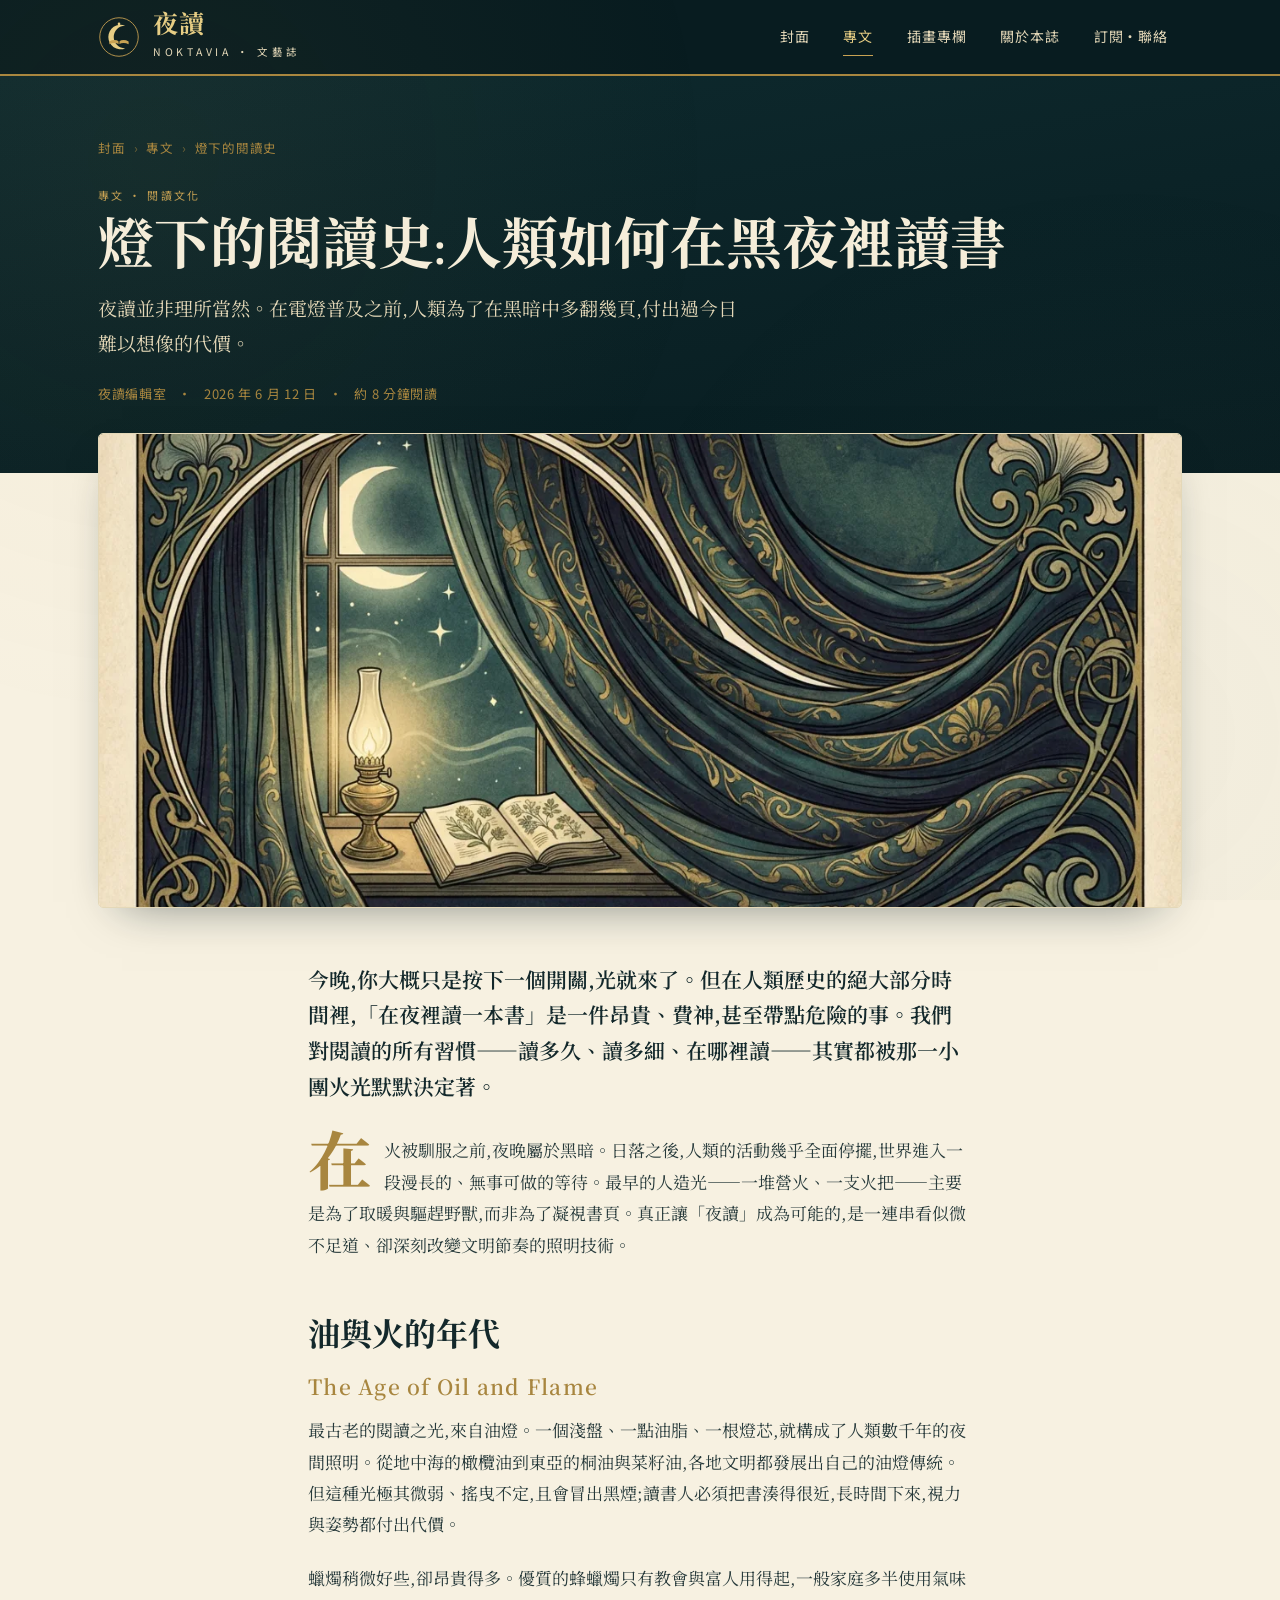
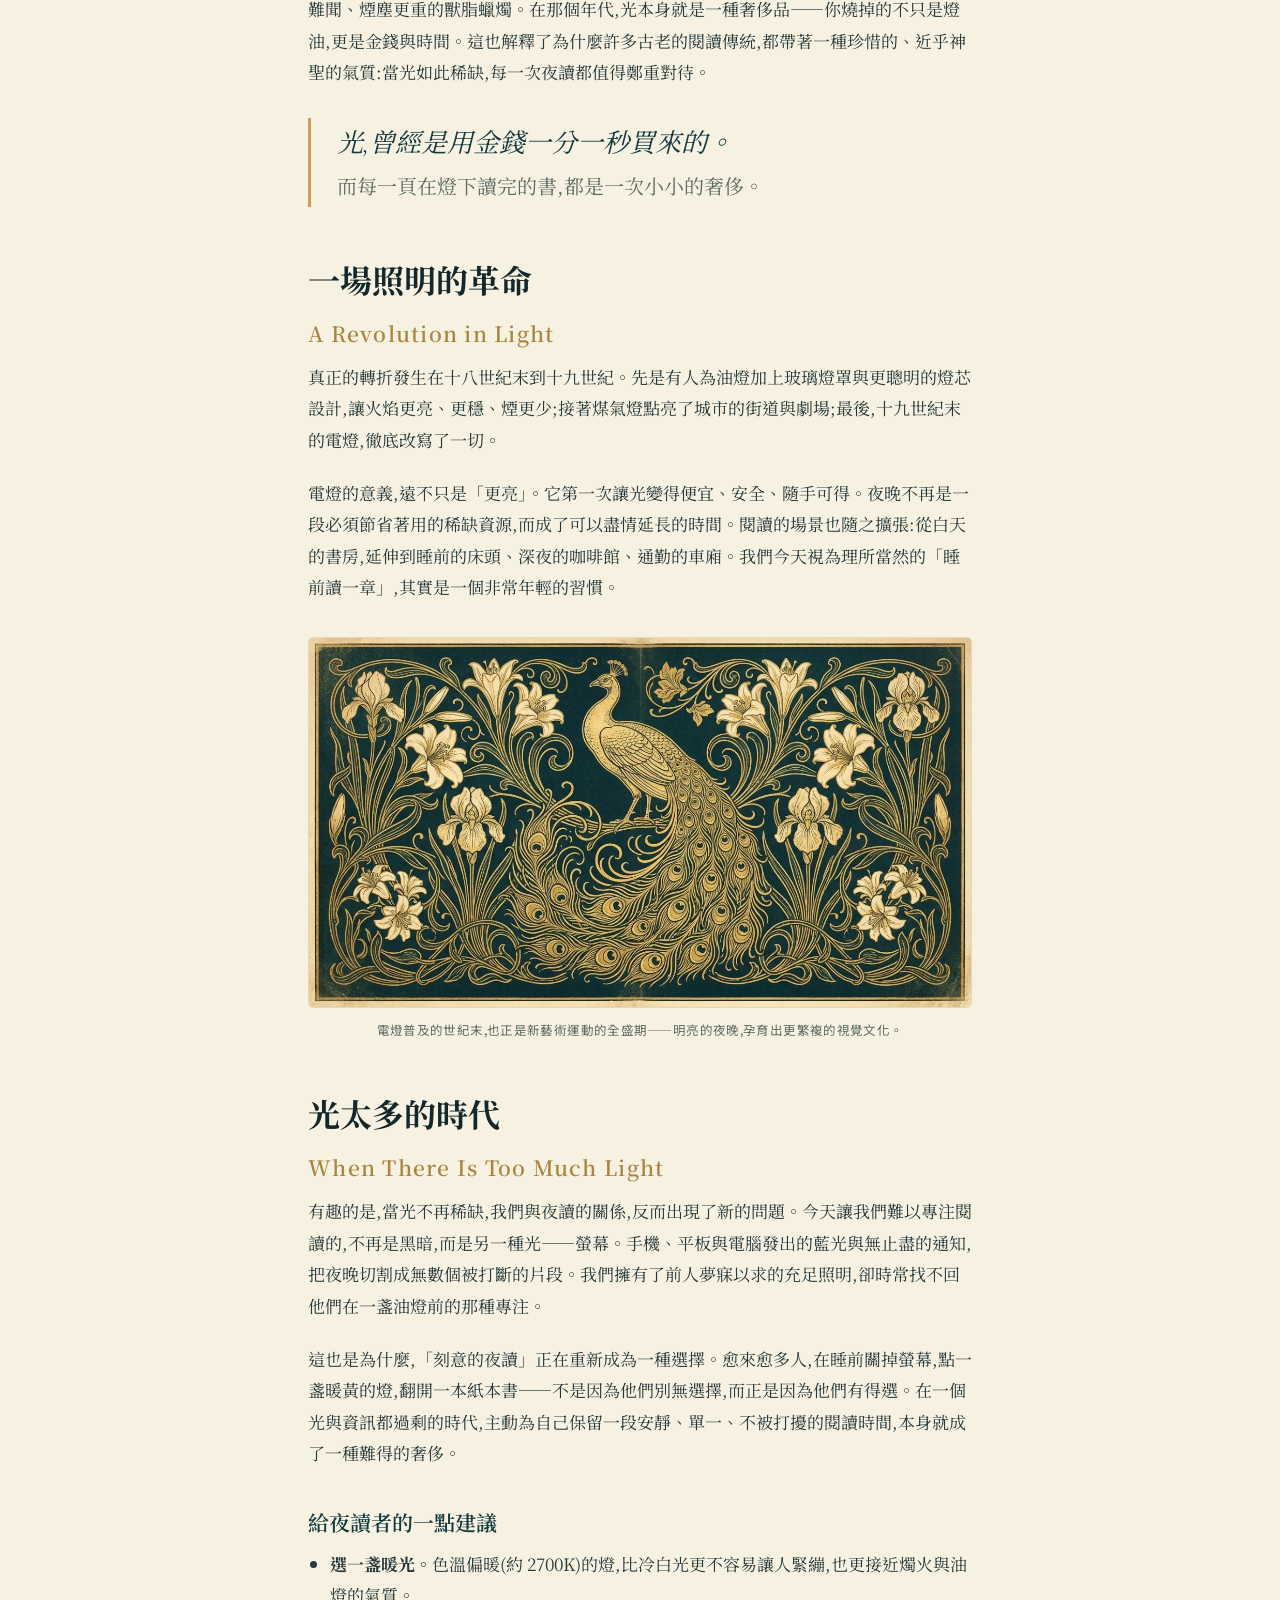
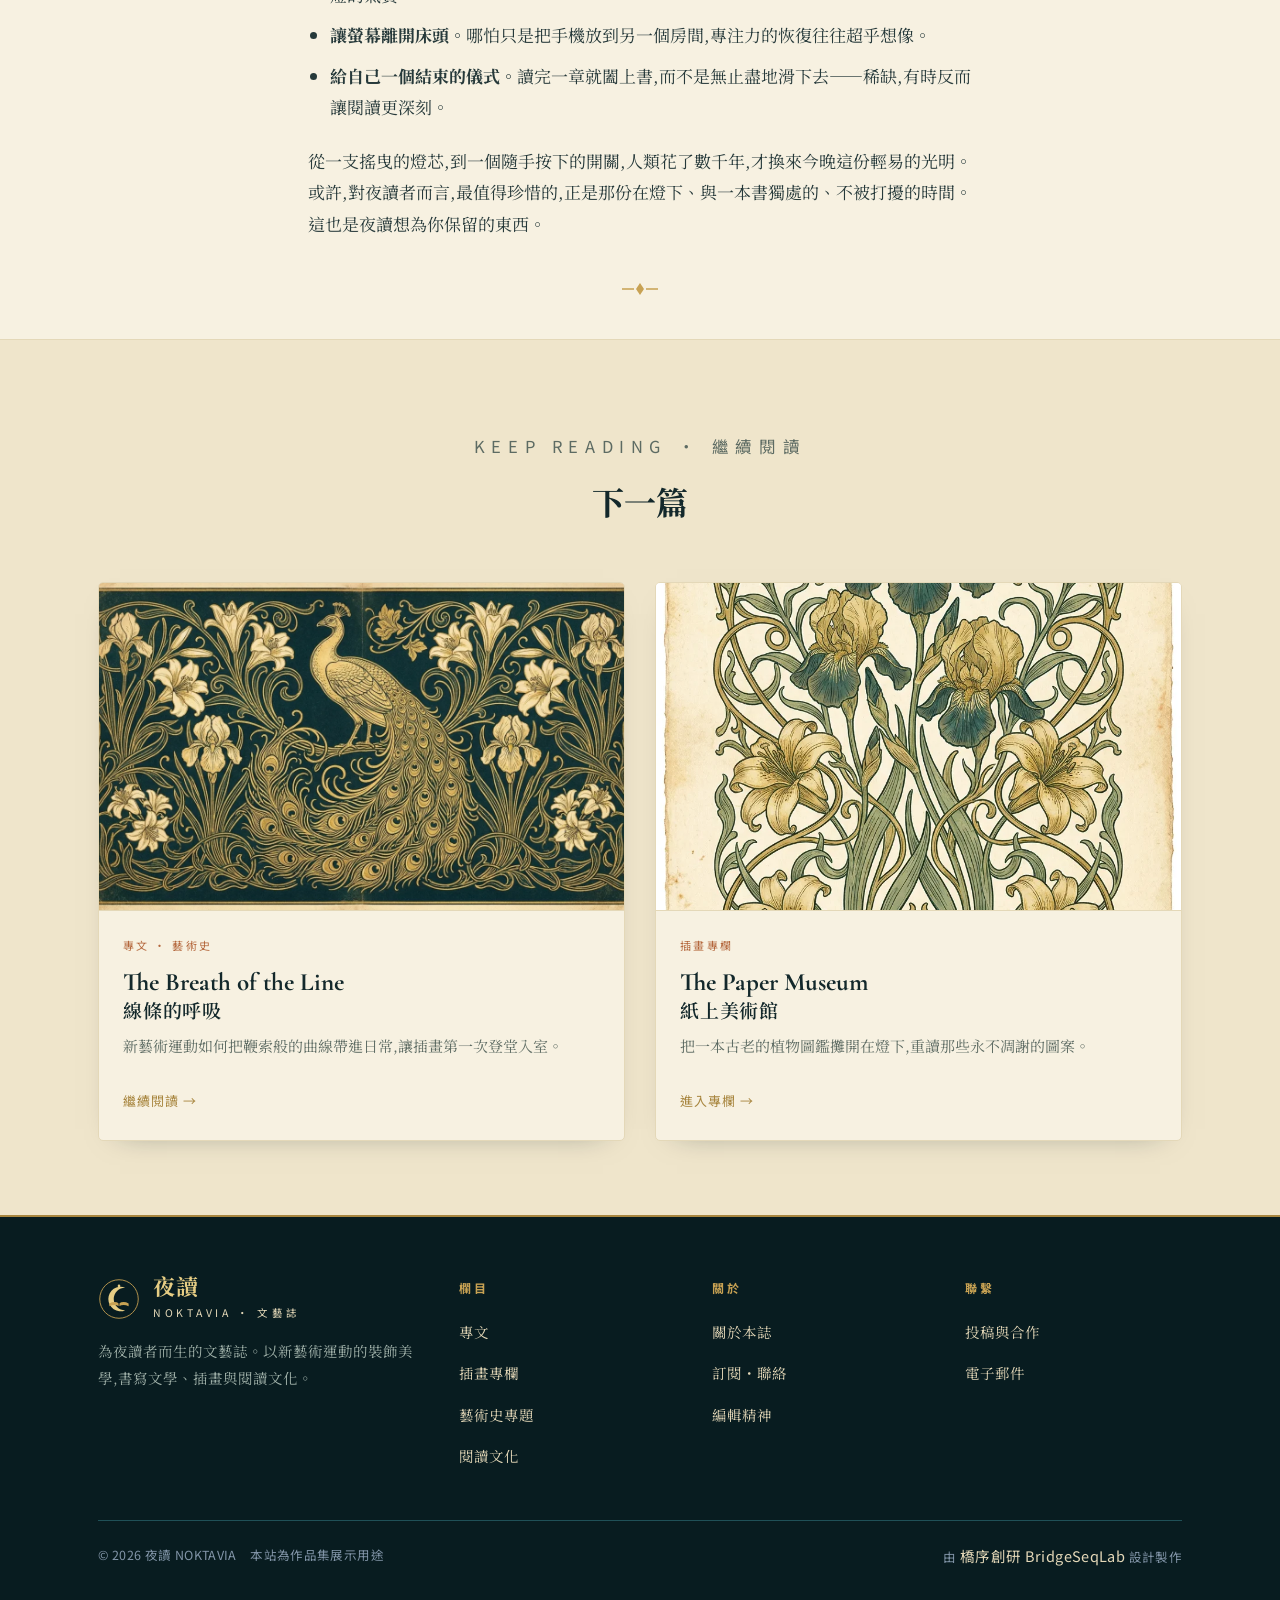
<file: essay-nightreading.html>
<!DOCTYPE html>
<html lang="zh-Hant">
<head>
<meta charset="UTF-8">
<meta name="viewport" content="width=device-width, initial-scale=1">
<title>燈下的閱讀史:人類如何在黑夜裡讀書｜夜讀 NOKTAVIA 專文</title>
<meta name="description" content="從油燈、蠟燭到電燈,光照的每一次革命如何改寫人類的閱讀習慣?一部關於黑夜、燈火與書頁的小小文化史,獻給所有的夜讀者。">
<meta name="keywords" content="閱讀史,夜讀,燈火史,蠟燭,油燈,電燈,閱讀文化,書籍史,夜晚,慢讀,深度閱讀">
<link rel="canonical" href="https://izzo24.github.io/nocturne-reader/essay-nightreading.html">
<meta property="og:type" content="article">
<meta property="og:site_name" content="夜讀 NOKTAVIA">
<meta property="og:locale" content="zh_TW">
<meta property="og:title" content="燈下的閱讀史:人類如何在黑夜裡讀書">
<meta property="og:description" content="光照的每一次革命,都改寫了人類的閱讀習慣。一部關於黑夜、燈火與書頁的小小文化史。">
<meta property="og:url" content="https://izzo24.github.io/nocturne-reader/essay-nightreading.html">
<meta property="og:image" content="https://izzo24.github.io/nocturne-reader/images/night.webp">
<meta name="twitter:card" content="summary_large_image">
<meta name="theme-color" content="#081c20">
<link rel="icon" href="./favicon.svg" type="image/svg+xml">
<link rel="preconnect" href="https://fonts.googleapis.com">
<link rel="preconnect" href="https://fonts.gstatic.com" crossorigin>
<link href="https://fonts.googleapis.com/css2?family=Cormorant+Garamond:ital,wght@0,500;0,600;0,700;1,500;1,600&family=Noto+Sans+TC:wght@400;500;700&family=Noto+Serif+TC:wght@500;600;700&display=swap" rel="stylesheet">
<link rel="stylesheet" href="./style.css?v=2">
<script type="application/ld+json">
{
  "@context":"https://schema.org",
  "@type":"Article",
  "headline":"燈下的閱讀史:人類如何在黑夜裡讀書",
  "description":"從油燈、蠟燭到電燈,光照的每一次革命如何改寫人類的閱讀習慣。",
  "image":"https://izzo24.github.io/nocturne-reader/images/night.webp",
  "inLanguage":"zh-Hant",
  "datePublished":"2026-06-12","dateModified":"2026-06-12",
  "author":{"@type":"Organization","name":"夜讀 NOKTAVIA 編輯室"},
  "publisher":{"@type":"Organization","name":"夜讀 NOKTAVIA","logo":{"@type":"ImageObject","url":"https://izzo24.github.io/nocturne-reader/images/emblem.webp"}},
  "mainEntityOfPage":"https://izzo24.github.io/nocturne-reader/essay-nightreading.html",
  "articleSection":"閱讀文化"
}
</script>
<script type="application/ld+json">
{"@context":"https://schema.org","@type":"BreadcrumbList","itemListElement":[
{"@type":"ListItem","position":1,"name":"封面","item":"https://izzo24.github.io/nocturne-reader/index.html"},
{"@type":"ListItem","position":2,"name":"專文","item":"https://izzo24.github.io/nocturne-reader/essays.html"},
{"@type":"ListItem","position":3,"name":"燈下的閱讀史","item":"https://izzo24.github.io/nocturne-reader/essay-nightreading.html"}]}
</script>
</head>
<body>

<header class="topbar">
  <div class="wrap">
    <a class="brand" href="./index.html" aria-label="夜讀 NOKTAVIA 首頁">
      <svg viewBox="0 0 48 48" fill="none" role="img" aria-hidden="true">
        <circle cx="24" cy="24" r="22" stroke="#c8a253" stroke-width="1"/>
        <path d="M31 11a14 14 0 1 0 0 26 11 11 0 0 1 0-26z" fill="#e6cd84"/>
        <path d="M13 29c4-2.2 7.5-2.2 11 0 3.5-2.2 7-2.2 11 0v3.4c-4-2.2-7.5-2.2-11 0-3.5-2.2-7-2.2-11 0z" fill="#c8a253"/>
        <line x1="24" y1="26.5" x2="24" y2="33" stroke="#081c20" stroke-width="1"/>
        <circle cx="24" cy="9" r="1.5" fill="#e6cd84"/>
      </svg>
      <span><span class="bt">夜讀</span><span class="bs">Noktavia · 文藝誌</span></span>
    </a>
    <button class="navtoggle" aria-label="開啟選單" aria-expanded="false"><svg viewBox="0 0 24 18" width="22" height="16" fill="none" stroke="currentColor" stroke-width="1.8" aria-hidden="true"><path d="M1 2h22M1 9h22M1 16h22"/></svg></button>
    <nav class="main">
      <a href="./index.html">封面</a>
      <a href="./essays.html" class="active">專文</a>
      <a href="./illustration.html">插畫專欄</a>
      <a href="./about.html">關於本誌</a>
      <a href="./contact.html">訂閱・聯絡</a>
    </nav>
  </div>
</header>

<div class="article-head">
  <div class="wrap">
    <nav class="breadcrumb"><a href="./index.html">封面</a><span>›</span><a href="./essays.html">專文</a><span>›</span>燈下的閱讀史</nav>
    <p class="cat">專文 · 閱讀文化</p>
    <h1>燈下的閱讀史:人類如何在黑夜裡讀書</h1>
    <p class="sub">夜讀並非理所當然。在電燈普及之前,人類為了在黑暗中多翻幾頁,付出過今日難以想像的代價。</p>
    <p class="by"><span>夜讀編輯室</span><span>·</span><span>2026 年 6 月 12 日</span><span>·</span><span>約 8 分鐘閱讀</span></p>
  </div>
</div>
<div class="article-hero"><img src="./images/night.webp" alt="新藝術風格插畫:月夜的拱形窗台上,擺著一本攤開的書與一盞發光的油燈" loading="eager"></div>

<article class="prose">
  <p class="lede">今晚,你大概只是按下一個開關,光就來了。但在人類歷史的絕大部分時間裡,「在夜裡讀一本書」是一件昂貴、費神,甚至帶點危險的事。我們對閱讀的所有習慣——讀多久、讀多細、在哪裡讀——其實都被那一小團火光默默決定著。</p>

  <p class="dropcap">在火被馴服之前,夜晚屬於黑暗。日落之後,人類的活動幾乎全面停擺,世界進入一段漫長的、無事可做的等待。最早的人造光——一堆營火、一支火把——主要是為了取暖與驅趕野獸,而非為了凝視書頁。真正讓「夜讀」成為可能的,是一連串看似微不足道、卻深刻改變文明節奏的照明技術。</p>

  <h2>油與火的年代<span class="zh">The Age of Oil and Flame</span></h2>
  <p>最古老的閱讀之光,來自油燈。一個淺盤、一點油脂、一根燈芯,就構成了人類數千年的夜間照明。從地中海的橄欖油到東亞的桐油與菜籽油,各地文明都發展出自己的油燈傳統。但這種光極其微弱、搖曳不定,且會冒出黑煙;讀書人必須把書湊得很近,長時間下來,視力與姿勢都付出代價。</p>
  <p>蠟燭稍微好些,卻昂貴得多。優質的蜂蠟燭只有教會與富人用得起,一般家庭多半使用氣味難聞、煙塵更重的獸脂蠟燭。在那個年代,光本身就是一種奢侈品——你燒掉的不只是燈油,更是金錢與時間。這也解釋了為什麼許多古老的閱讀傳統,都帶著一種珍惜的、近乎神聖的氣質:當光如此稀缺,每一次夜讀都值得鄭重對待。</p>

  <blockquote>光,曾經是用金錢一分一秒買來的。<span class="zh">而每一頁在燈下讀完的書,都是一次小小的奢侈。</span></blockquote>

  <h2>一場照明的革命<span class="zh">A Revolution in Light</span></h2>
  <p>真正的轉折發生在十八世紀末到十九世紀。先是有人為油燈加上玻璃燈罩與更聰明的燈芯設計,讓火焰更亮、更穩、煙更少;接著煤氣燈點亮了城市的街道與劇場;最後,十九世紀末的電燈,徹底改寫了一切。</p>
  <p>電燈的意義,遠不只是「更亮」。它第一次讓光變得便宜、安全、隨手可得。夜晚不再是一段必須節省著用的稀缺資源,而成了可以盡情延長的時間。閱讀的場景也隨之擴張:從白天的書房,延伸到睡前的床頭、深夜的咖啡館、通勤的車廂。我們今天視為理所當然的「睡前讀一章」,其實是一個非常年輕的習慣。</p>
  <figure>
    <img src="./images/peacock.webp" alt="新藝術運動裝飾面板,金線孔雀與百合,象徵世紀末的夜間文化" loading="lazy">
    <figcaption>電燈普及的世紀末,也正是新藝術運動的全盛期——明亮的夜晚,孕育出更繁複的視覺文化。</figcaption>
  </figure>

  <h2>光太多的時代<span class="zh">When There Is Too Much Light</span></h2>
  <p>有趣的是,當光不再稀缺,我們與夜讀的關係,反而出現了新的問題。今天讓我們難以專注閱讀的,不再是黑暗,而是另一種光——螢幕。手機、平板與電腦發出的藍光與無止盡的通知,把夜晚切割成無數個被打斷的片段。我們擁有了前人夢寐以求的充足照明,卻時常找不回他們在一盞油燈前的那種專注。</p>
  <p>這也是為什麼,「刻意的夜讀」正在重新成為一種選擇。愈來愈多人,在睡前關掉螢幕,點一盞暖黃的燈,翻開一本紙本書——不是因為他們別無選擇,而正是因為他們有得選。在一個光與資訊都過剩的時代,主動為自己保留一段安靜、單一、不被打擾的閱讀時間,本身就成了一種難得的奢侈。</p>

  <h3>給夜讀者的一點建議</h3>
  <ul>
    <li><strong>選一盞暖光。</strong>色溫偏暖(約 2700K)的燈,比冷白光更不容易讓人緊繃,也更接近燭火與油燈的氣質。</li>
    <li><strong>讓螢幕離開床頭。</strong>哪怕只是把手機放到另一個房間,專注力的恢復往往超乎想像。</li>
    <li><strong>給自己一個結束的儀式。</strong>讀完一章就闔上書,而不是無止盡地滑下去——稀缺,有時反而讓閱讀更深刻。</li>
  </ul>

  <p>從一支搖曳的燈芯,到一個隨手按下的開關,人類花了數千年,才換來今晚這份輕易的光明。或許,對夜讀者而言,最值得珍惜的,正是那份在燈下、與一本書獨處的、不被打擾的時間。這也是夜讀想為你保留的東西。</p>

  <div class="endmark"><svg width="40" height="20" viewBox="0 0 40 20" fill="none" stroke="#c8a253" stroke-width="1.3"><path d="M2 10h12M26 10h12"/><path d="M20 4l4 6-4 6-4-6z" fill="#c8a253" stroke="none"/></svg></div>
</article>

<section class="related">
  <div class="wrap">
    <div class="sec-head"><p class="sec-kicker">Keep Reading · 繼續閱讀</p><h2 style="font-size:32px">下一篇</h2></div>
    <div class="grid grid-2">
      <a class="card" href="./essay-artnouveau.html">
        <span class="thumb"><img src="./images/peacock.webp" alt="新藝術運動裝飾面板" loading="lazy"></span>
        <span class="body"><span class="cat">專文 · 藝術史</span><h3>The Breath of the Line<span class="zh">線條的呼吸</span></h3><p>新藝術運動如何把鞭索般的曲線帶進日常,讓插畫第一次登堂入室。</p><span class="readmore">繼續閱讀 →</span></span>
      </a>
      <a class="card" href="./illustration.html">
        <span class="thumb"><img src="./images/plate.webp" alt="新藝術植物圖鑑插畫" loading="lazy"></span>
        <span class="body"><span class="cat">插畫專欄</span><h3>The Paper Museum<span class="zh">紙上美術館</span></h3><p>把一本古老的植物圖鑑攤開在燈下,重讀那些永不凋謝的圖案。</p><span class="readmore">進入專欄 →</span></span>
      </a>
    </div>
  </div>
</section>

<footer class="site">
  <div class="wrap">
    <div class="cols-f">
      <div>
        <a class="brand" href="./index.html" aria-label="夜讀 NOKTAVIA 首頁">
          <svg viewBox="0 0 48 48" fill="none" role="img" aria-hidden="true">
            <circle cx="24" cy="24" r="22" stroke="#c8a253" stroke-width="1"/>
            <path d="M31 11a14 14 0 1 0 0 26 11 11 0 0 1 0-26z" fill="#e6cd84"/>
            <path d="M13 29c4-2.2 7.5-2.2 11 0 3.5-2.2 7-2.2 11 0v3.4c-4-2.2-7.5-2.2-11 0-3.5-2.2-7-2.2-11 0z" fill="#c8a253"/>
            <line x1="24" y1="26.5" x2="24" y2="33" stroke="#081c20" stroke-width="1"/>
            <circle cx="24" cy="9" r="1.5" fill="#e6cd84"/>
          </svg>
          <span><span class="bt">夜讀</span><span class="bs">Noktavia · 文藝誌</span></span>
        </a>
        <p class="fdesc">為夜讀者而生的文藝誌。以新藝術運動的裝飾美學,書寫文學、插畫與閱讀文化。</p>
      </div>
      <div><h4>欄目</h4><ul>
        <li><a href="./essays.html">專文</a></li>
        <li><a href="./illustration.html">插畫專欄</a></li>
        <li><a href="./essay-artnouveau.html">藝術史專題</a></li>
        <li><a href="./essay-nightreading.html">閱讀文化</a></li>
      </ul></div>
      <div><h4>關於</h4><ul>
        <li><a href="./about.html">關於本誌</a></li>
        <li><a href="./contact.html">訂閱・聯絡</a></li>
        <li><a href="./about.html#editorial">編輯精神</a></li>
      </ul></div>
      <div><h4>聯繫</h4><ul>
        <li><a href="./contact.html">投稿與合作</a></li>
        <li><a href="mailto:hello@nocturne-reader.example">電子郵件</a></li>
      </ul></div>
    </div>
    <div class="footrow">
      <span>© 2026 夜讀 NOKTAVIA　本站為作品集展示用途</span>
      <span>由 <a href="https://bridgeseqlab.com" rel="noopener">橋序創研 BridgeSeqLab</a> 設計製作</span>
    </div>
  </div>
</footer>

<script src="./main.js?v=2"></script>
</body>
</html>
</file>
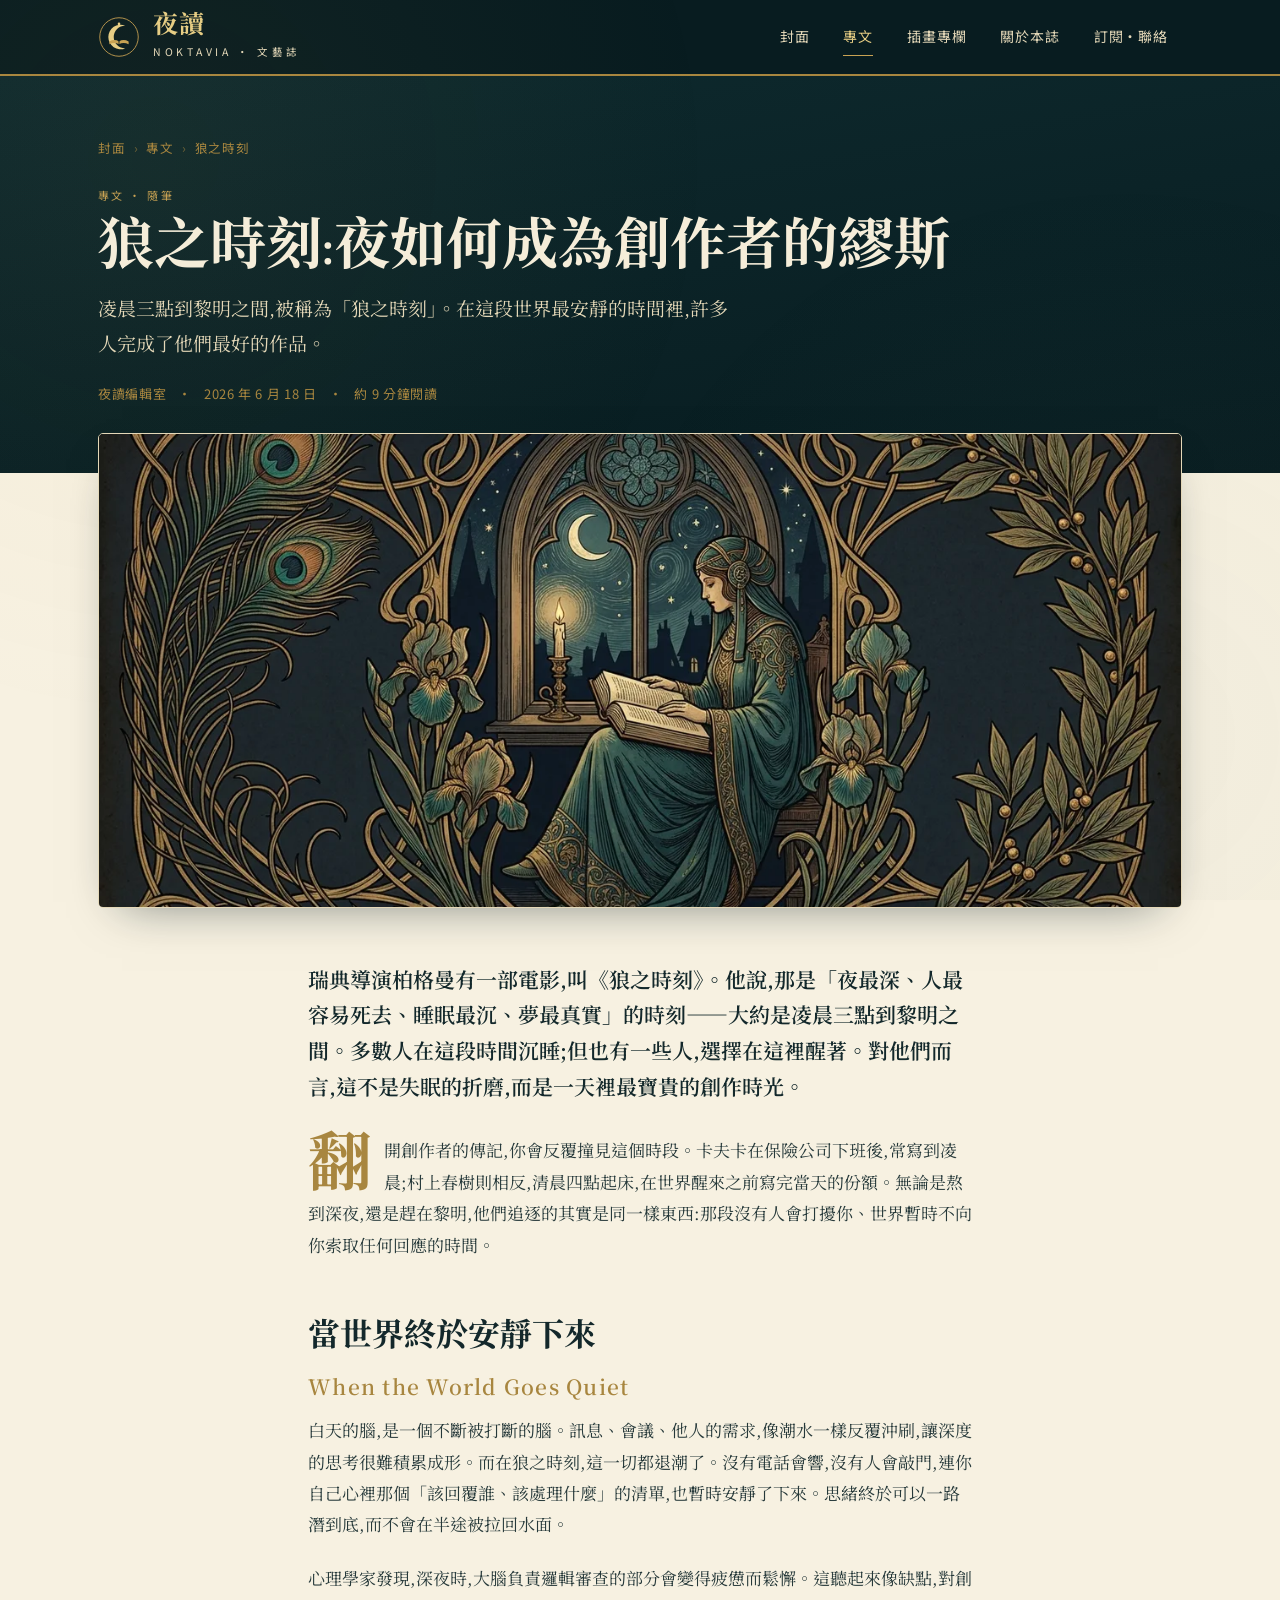
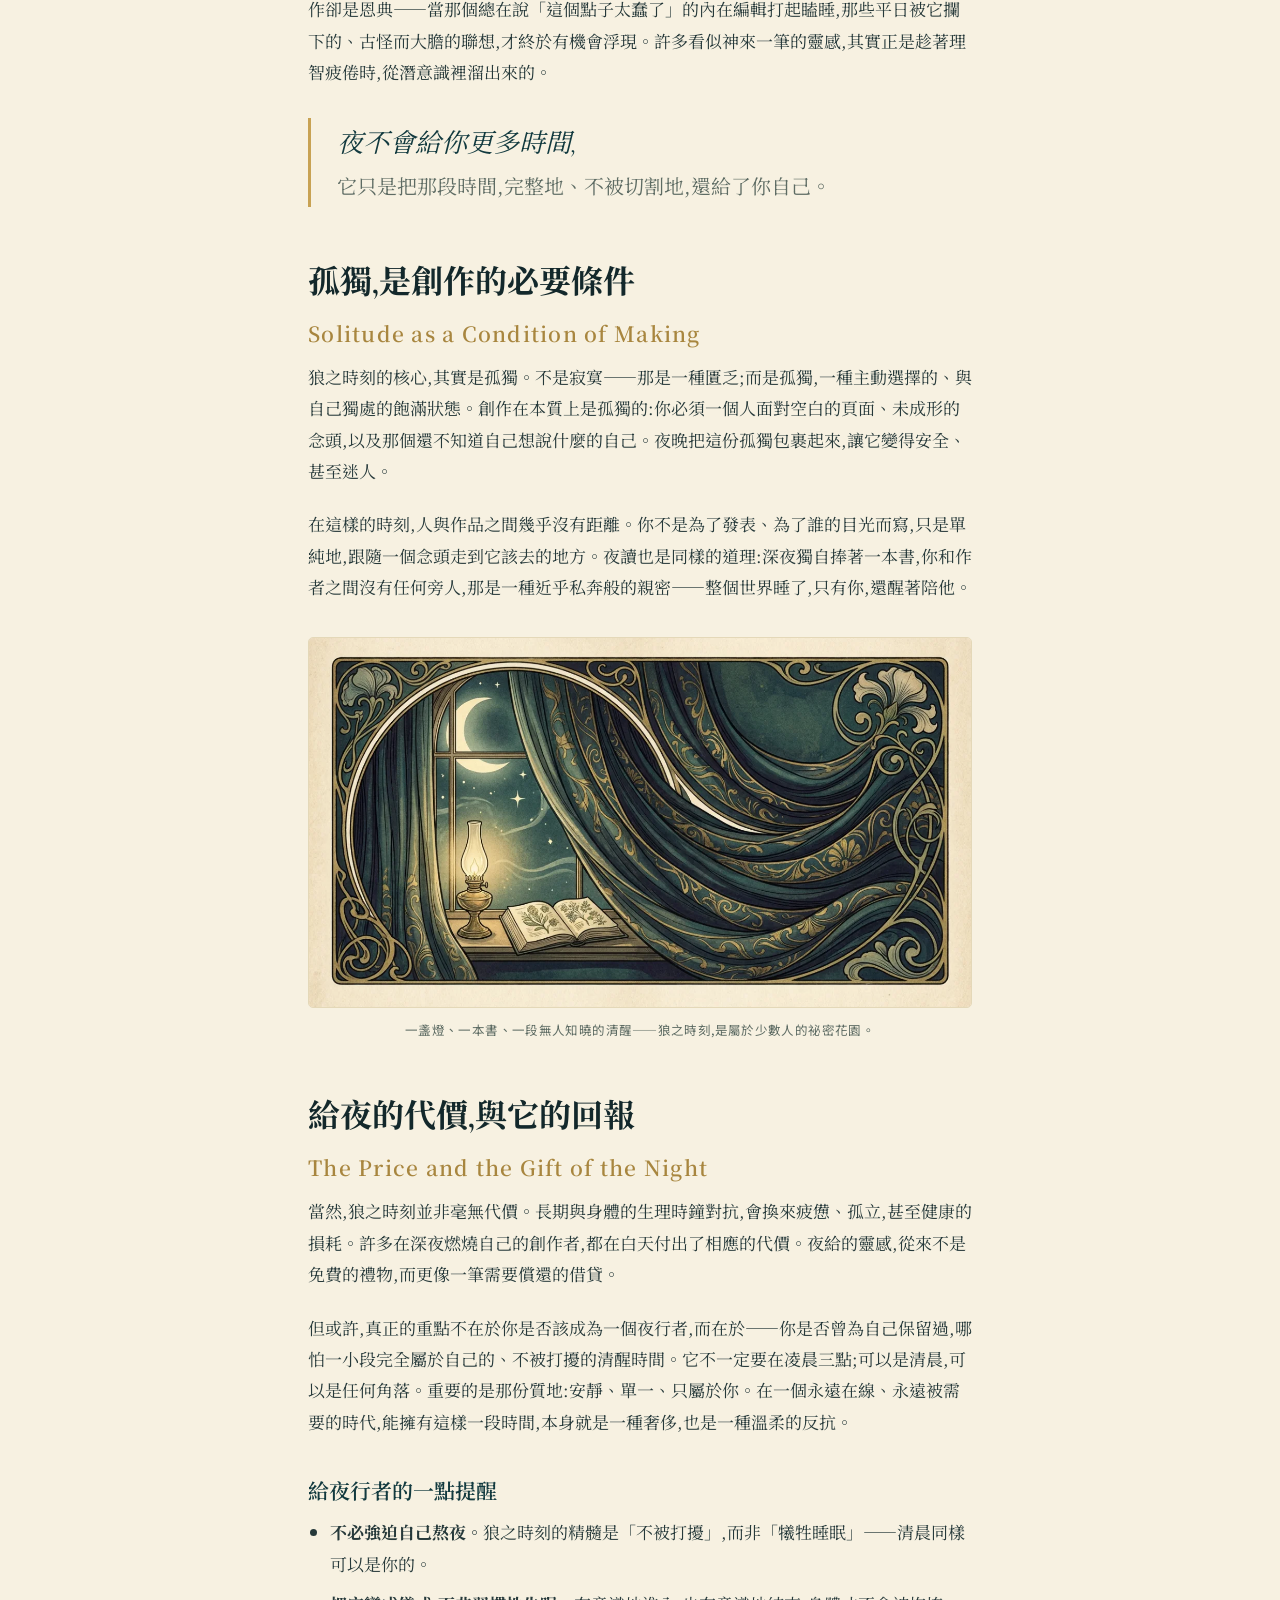
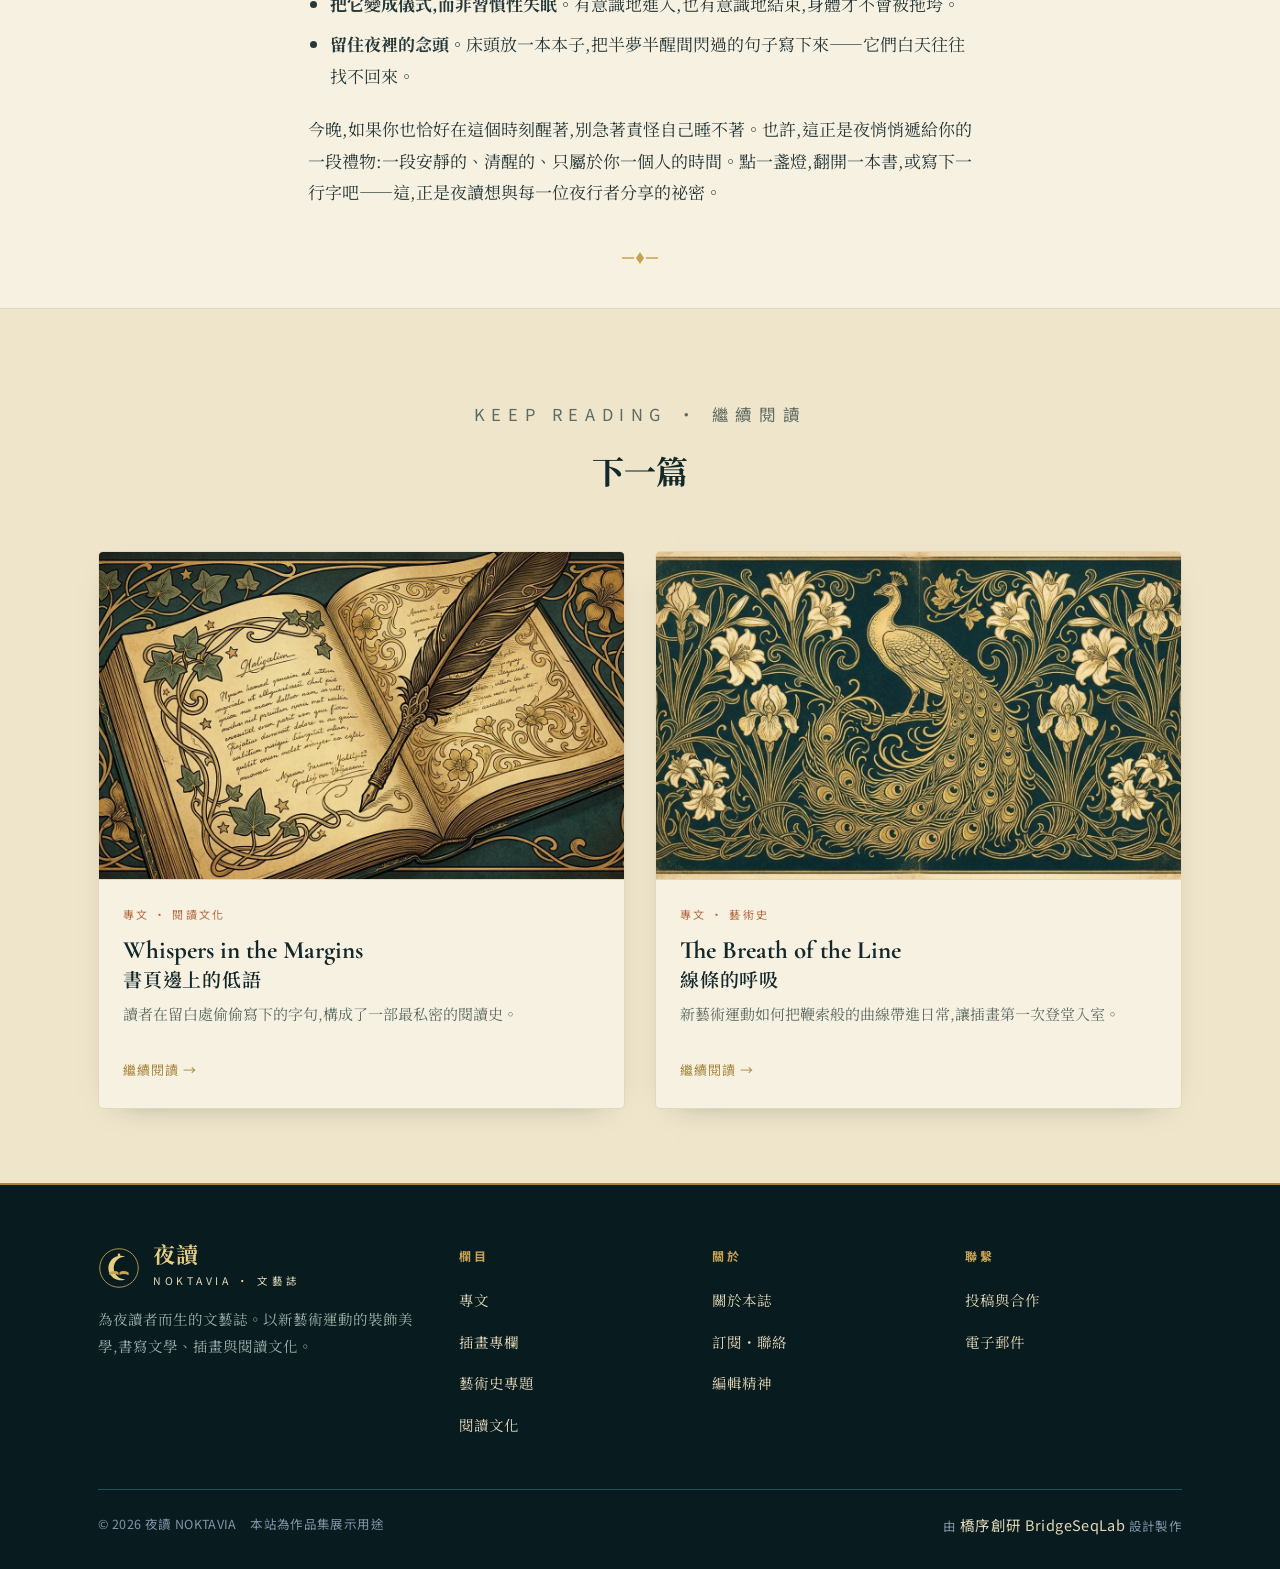
<file: essay-wolfhour.html>
<!DOCTYPE html>
<html lang="zh-Hant">
<head>
<meta charset="UTF-8">
<meta name="viewport" content="width=device-width, initial-scale=1">
<title>狼之時刻:夜如何成為創作者的繆斯｜夜讀 NOKTAVIA 專文</title>
<meta name="description" content="凌晨三點到黎明之間,被稱為「狼之時刻」。為什麼許多作家、畫家與思想者,都在世界沉睡的這幾個小時裡完成了最好的作品?一篇關於夜、孤獨與創作的隨筆。">
<meta name="keywords" content="狼之時刻,the hour of the wolf,夜間創作,靈感,作家,深夜,孤獨,創作力,夜貓子,夜讀">
<link rel="canonical" href="https://izzo24.github.io/nocturne-reader/essay-wolfhour.html">
<meta property="og:type" content="article">
<meta property="og:site_name" content="夜讀 NOKTAVIA">
<meta property="og:locale" content="zh_TW">
<meta property="og:title" content="狼之時刻:夜如何成為創作者的繆斯">
<meta property="og:description" content="為什麼最深的靈感,總在世界沉睡的那幾個小時悄悄降臨?">
<meta property="og:url" content="https://izzo24.github.io/nocturne-reader/essay-wolfhour.html">
<meta property="og:image" content="https://izzo24.github.io/nocturne-reader/images/wolfhour.webp">
<meta name="twitter:card" content="summary_large_image">
<meta name="theme-color" content="#081c20">
<link rel="icon" href="./favicon.svg" type="image/svg+xml">
<link rel="preconnect" href="https://fonts.googleapis.com">
<link rel="preconnect" href="https://fonts.gstatic.com" crossorigin>
<link href="https://fonts.googleapis.com/css2?family=Cormorant+Garamond:ital,wght@0,500;0,600;0,700;1,500;1,600&family=Noto+Sans+TC:wght@400;500;700&family=Noto+Serif+TC:wght@500;600;700&display=swap" rel="stylesheet">
<link rel="stylesheet" href="./style.css?v=2">
<script type="application/ld+json">
{
  "@context":"https://schema.org",
  "@type":"Article",
  "headline":"狼之時刻:夜如何成為創作者的繆斯",
  "description":"為什麼許多作家、畫家與思想者,都在世界沉睡的這幾個小時裡完成了最好的作品。",
  "image":"https://izzo24.github.io/nocturne-reader/images/wolfhour.webp",
  "inLanguage":"zh-Hant",
  "datePublished":"2026-06-18","dateModified":"2026-06-18",
  "author":{"@type":"Organization","name":"夜讀 NOKTAVIA 編輯室"},
  "publisher":{"@type":"Organization","name":"夜讀 NOKTAVIA","logo":{"@type":"ImageObject","url":"https://izzo24.github.io/nocturne-reader/images/emblem.webp"}},
  "mainEntityOfPage":"https://izzo24.github.io/nocturne-reader/essay-wolfhour.html",
  "articleSection":"隨筆"
}
</script>
<script type="application/ld+json">
{"@context":"https://schema.org","@type":"BreadcrumbList","itemListElement":[
{"@type":"ListItem","position":1,"name":"封面","item":"https://izzo24.github.io/nocturne-reader/index.html"},
{"@type":"ListItem","position":2,"name":"專文","item":"https://izzo24.github.io/nocturne-reader/essays.html"},
{"@type":"ListItem","position":3,"name":"狼之時刻","item":"https://izzo24.github.io/nocturne-reader/essay-wolfhour.html"}]}
</script>
</head>
<body>

<header class="topbar">
  <div class="wrap">
    <a class="brand" href="./index.html" aria-label="夜讀 NOKTAVIA 首頁">
      <svg viewBox="0 0 48 48" fill="none" role="img" aria-hidden="true">
        <circle cx="24" cy="24" r="22" stroke="#c8a253" stroke-width="1"/>
        <path d="M31 11a14 14 0 1 0 0 26 11 11 0 0 1 0-26z" fill="#e6cd84"/>
        <path d="M13 29c4-2.2 7.5-2.2 11 0 3.5-2.2 7-2.2 11 0v3.4c-4-2.2-7.5-2.2-11 0-3.5-2.2-7-2.2-11 0z" fill="#c8a253"/>
        <line x1="24" y1="26.5" x2="24" y2="33" stroke="#081c20" stroke-width="1"/>
        <circle cx="24" cy="9" r="1.5" fill="#e6cd84"/>
      </svg>
      <span><span class="bt">夜讀</span><span class="bs">Noktavia · 文藝誌</span></span>
    </a>
    <button class="navtoggle" aria-label="開啟選單" aria-expanded="false"><svg viewBox="0 0 24 18" width="22" height="16" fill="none" stroke="currentColor" stroke-width="1.8" aria-hidden="true"><path d="M1 2h22M1 9h22M1 16h22"/></svg></button>
    <nav class="main">
      <a href="./index.html">封面</a>
      <a href="./essays.html" class="active">專文</a>
      <a href="./illustration.html">插畫專欄</a>
      <a href="./about.html">關於本誌</a>
      <a href="./contact.html">訂閱・聯絡</a>
    </nav>
  </div>
</header>

<div class="article-head">
  <div class="wrap">
    <nav class="breadcrumb"><a href="./index.html">封面</a><span>›</span><a href="./essays.html">專文</a><span>›</span>狼之時刻</nav>
    <p class="cat">專文 · 隨筆</p>
    <h1>狼之時刻:夜如何成為創作者的繆斯</h1>
    <p class="sub">凌晨三點到黎明之間,被稱為「狼之時刻」。在這段世界最安靜的時間裡,許多人完成了他們最好的作品。</p>
    <p class="by"><span>夜讀編輯室</span><span>·</span><span>2026 年 6 月 18 日</span><span>·</span><span>約 9 分鐘閱讀</span></p>
  </div>
</div>
<div class="article-hero"><img src="./images/wolfhour.webp" alt="新藝術風格插畫:深夜獨自在窗邊燭光下閱讀與書寫的身影,窗外是新月與星辰" loading="eager"></div>

<article class="prose">
  <p class="lede">瑞典導演柏格曼有一部電影,叫《狼之時刻》。他說,那是「夜最深、人最容易死去、睡眠最沉、夢最真實」的時刻——大約是凌晨三點到黎明之間。多數人在這段時間沉睡;但也有一些人,選擇在這裡醒著。對他們而言,這不是失眠的折磨,而是一天裡最寶貴的創作時光。</p>

  <p class="dropcap">翻開創作者的傳記,你會反覆撞見這個時段。卡夫卡在保險公司下班後,常寫到凌晨;村上春樹則相反,清晨四點起床,在世界醒來之前寫完當天的份額。無論是熬到深夜,還是趕在黎明,他們追逐的其實是同一樣東西:那段沒有人會打擾你、世界暫時不向你索取任何回應的時間。</p>

  <h2>當世界終於安靜下來<span class="zh">When the World Goes Quiet</span></h2>
  <p>白天的腦,是一個不斷被打斷的腦。訊息、會議、他人的需求,像潮水一樣反覆沖刷,讓深度的思考很難積累成形。而在狼之時刻,這一切都退潮了。沒有電話會響,沒有人會敲門,連你自己心裡那個「該回覆誰、該處理什麼」的清單,也暫時安靜了下來。思緒終於可以一路潛到底,而不會在半途被拉回水面。</p>
  <p>心理學家發現,深夜時,大腦負責邏輯審查的部分會變得疲憊而鬆懈。這聽起來像缺點,對創作卻是恩典——當那個總在說「這個點子太蠢了」的內在編輯打起瞌睡,那些平日被它攔下的、古怪而大膽的聯想,才終於有機會浮現。許多看似神來一筆的靈感,其實正是趁著理智疲倦時,從潛意識裡溜出來的。</p>

  <blockquote>夜不會給你更多時間,<span class="zh">它只是把那段時間,完整地、不被切割地,還給了你自己。</span></blockquote>

  <h2>孤獨,是創作的必要條件<span class="zh">Solitude as a Condition of Making</span></h2>
  <p>狼之時刻的核心,其實是孤獨。不是寂寞——那是一種匱乏;而是孤獨,一種主動選擇的、與自己獨處的飽滿狀態。創作在本質上是孤獨的:你必須一個人面對空白的頁面、未成形的念頭,以及那個還不知道自己想說什麼的自己。夜晚把這份孤獨包裹起來,讓它變得安全、甚至迷人。</p>
  <p>在這樣的時刻,人與作品之間幾乎沒有距離。你不是為了發表、為了誰的目光而寫,只是單純地,跟隨一個念頭走到它該去的地方。夜讀也是同樣的道理:深夜獨自捧著一本書,你和作者之間沒有任何旁人,那是一種近乎私奔般的親密——整個世界睡了,只有你,還醒著陪他。</p>
  <figure>
    <img src="./images/night.webp" alt="月夜窗台上攤開的書與發光的油燈,新藝術風格插畫" loading="lazy">
    <figcaption>一盞燈、一本書、一段無人知曉的清醒——狼之時刻,是屬於少數人的祕密花園。</figcaption>
  </figure>

  <h2>給夜的代價,與它的回報<span class="zh">The Price and the Gift of the Night</span></h2>
  <p>當然,狼之時刻並非毫無代價。長期與身體的生理時鐘對抗,會換來疲憊、孤立,甚至健康的損耗。許多在深夜燃燒自己的創作者,都在白天付出了相應的代價。夜給的靈感,從來不是免費的禮物,而更像一筆需要償還的借貸。</p>
  <p>但或許,真正的重點不在於你是否該成為一個夜行者,而在於——你是否曾為自己保留過,哪怕一小段完全屬於自己的、不被打擾的清醒時間。它不一定要在凌晨三點;可以是清晨,可以是任何角落。重要的是那份質地:安靜、單一、只屬於你。在一個永遠在線、永遠被需要的時代,能擁有這樣一段時間,本身就是一種奢侈,也是一種溫柔的反抗。</p>

  <h3>給夜行者的一點提醒</h3>
  <ul>
    <li><strong>不必強迫自己熬夜。</strong>狼之時刻的精髓是「不被打擾」,而非「犧牲睡眠」——清晨同樣可以是你的。</li>
    <li><strong>把它變成儀式,而非習慣性失眠。</strong>有意識地進入,也有意識地結束,身體才不會被拖垮。</li>
    <li><strong>留住夜裡的念頭。</strong>床頭放一本本子,把半夢半醒間閃過的句子寫下來——它們白天往往找不回來。</li>
  </ul>

  <p>今晚,如果你也恰好在這個時刻醒著,別急著責怪自己睡不著。也許,這正是夜悄悄遞給你的一段禮物:一段安靜的、清醒的、只屬於你一個人的時間。點一盞燈,翻開一本書,或寫下一行字吧——這,正是夜讀想與每一位夜行者分享的祕密。</p>

  <div class="endmark"><svg width="40" height="20" viewBox="0 0 40 20" fill="none" stroke="#c8a253" stroke-width="1.3"><path d="M2 10h12M26 10h12"/><path d="M20 4l4 6-4 6-4-6z" fill="#c8a253" stroke="none"/></svg></div>
</article>

<section class="related">
  <div class="wrap">
    <div class="sec-head"><p class="sec-kicker">Keep Reading · 繼續閱讀</p><h2 style="font-size:32px">下一篇</h2></div>
    <div class="grid grid-2">
      <a class="card" href="./essay-marginalia.html">
        <span class="thumb"><img src="./images/marginalia.webp" alt="寫滿旁注的古書與羽毛筆" loading="lazy"></span>
        <span class="body"><span class="cat">專文 · 閱讀文化</span><h3>Whispers in the Margins<span class="zh">書頁邊上的低語</span></h3><p>讀者在留白處偷偷寫下的字句,構成了一部最私密的閱讀史。</p><span class="readmore">繼續閱讀 →</span></span>
      </a>
      <a class="card" href="./essay-artnouveau.html">
        <span class="thumb"><img src="./images/peacock.webp" alt="新藝術運動裝飾面板" loading="lazy"></span>
        <span class="body"><span class="cat">專文 · 藝術史</span><h3>The Breath of the Line<span class="zh">線條的呼吸</span></h3><p>新藝術運動如何把鞭索般的曲線帶進日常,讓插畫第一次登堂入室。</p><span class="readmore">繼續閱讀 →</span></span>
      </a>
    </div>
  </div>
</section>

<footer class="site">
  <div class="wrap">
    <div class="cols-f">
      <div>
        <a class="brand" href="./index.html" aria-label="夜讀 NOKTAVIA 首頁">
          <svg viewBox="0 0 48 48" fill="none" role="img" aria-hidden="true">
            <circle cx="24" cy="24" r="22" stroke="#c8a253" stroke-width="1"/>
            <path d="M31 11a14 14 0 1 0 0 26 11 11 0 0 1 0-26z" fill="#e6cd84"/>
            <path d="M13 29c4-2.2 7.5-2.2 11 0 3.5-2.2 7-2.2 11 0v3.4c-4-2.2-7.5-2.2-11 0-3.5-2.2-7-2.2-11 0z" fill="#c8a253"/>
            <line x1="24" y1="26.5" x2="24" y2="33" stroke="#081c20" stroke-width="1"/>
            <circle cx="24" cy="9" r="1.5" fill="#e6cd84"/>
          </svg>
          <span><span class="bt">夜讀</span><span class="bs">Noktavia · 文藝誌</span></span>
        </a>
        <p class="fdesc">為夜讀者而生的文藝誌。以新藝術運動的裝飾美學,書寫文學、插畫與閱讀文化。</p>
      </div>
      <div><h4>欄目</h4><ul>
        <li><a href="./essays.html">專文</a></li>
        <li><a href="./illustration.html">插畫專欄</a></li>
        <li><a href="./essay-artnouveau.html">藝術史專題</a></li>
        <li><a href="./essay-nightreading.html">閱讀文化</a></li>
      </ul></div>
      <div><h4>關於</h4><ul>
        <li><a href="./about.html">關於本誌</a></li>
        <li><a href="./contact.html">訂閱・聯絡</a></li>
        <li><a href="./about.html#editorial">編輯精神</a></li>
      </ul></div>
      <div><h4>聯繫</h4><ul>
        <li><a href="./contact.html">投稿與合作</a></li>
        <li><a href="mailto:hello@nocturne-reader.example">電子郵件</a></li>
      </ul></div>
    </div>
    <div class="footrow">
      <span>© 2026 夜讀 NOKTAVIA　本站為作品集展示用途</span>
      <span>由 <a href="https://bridgeseqlab.com" rel="noopener">橋序創研 BridgeSeqLab</a> 設計製作</span>
    </div>
  </div>
</footer>

<script src="./main.js?v=2"></script>
</body>
</html>
</file>
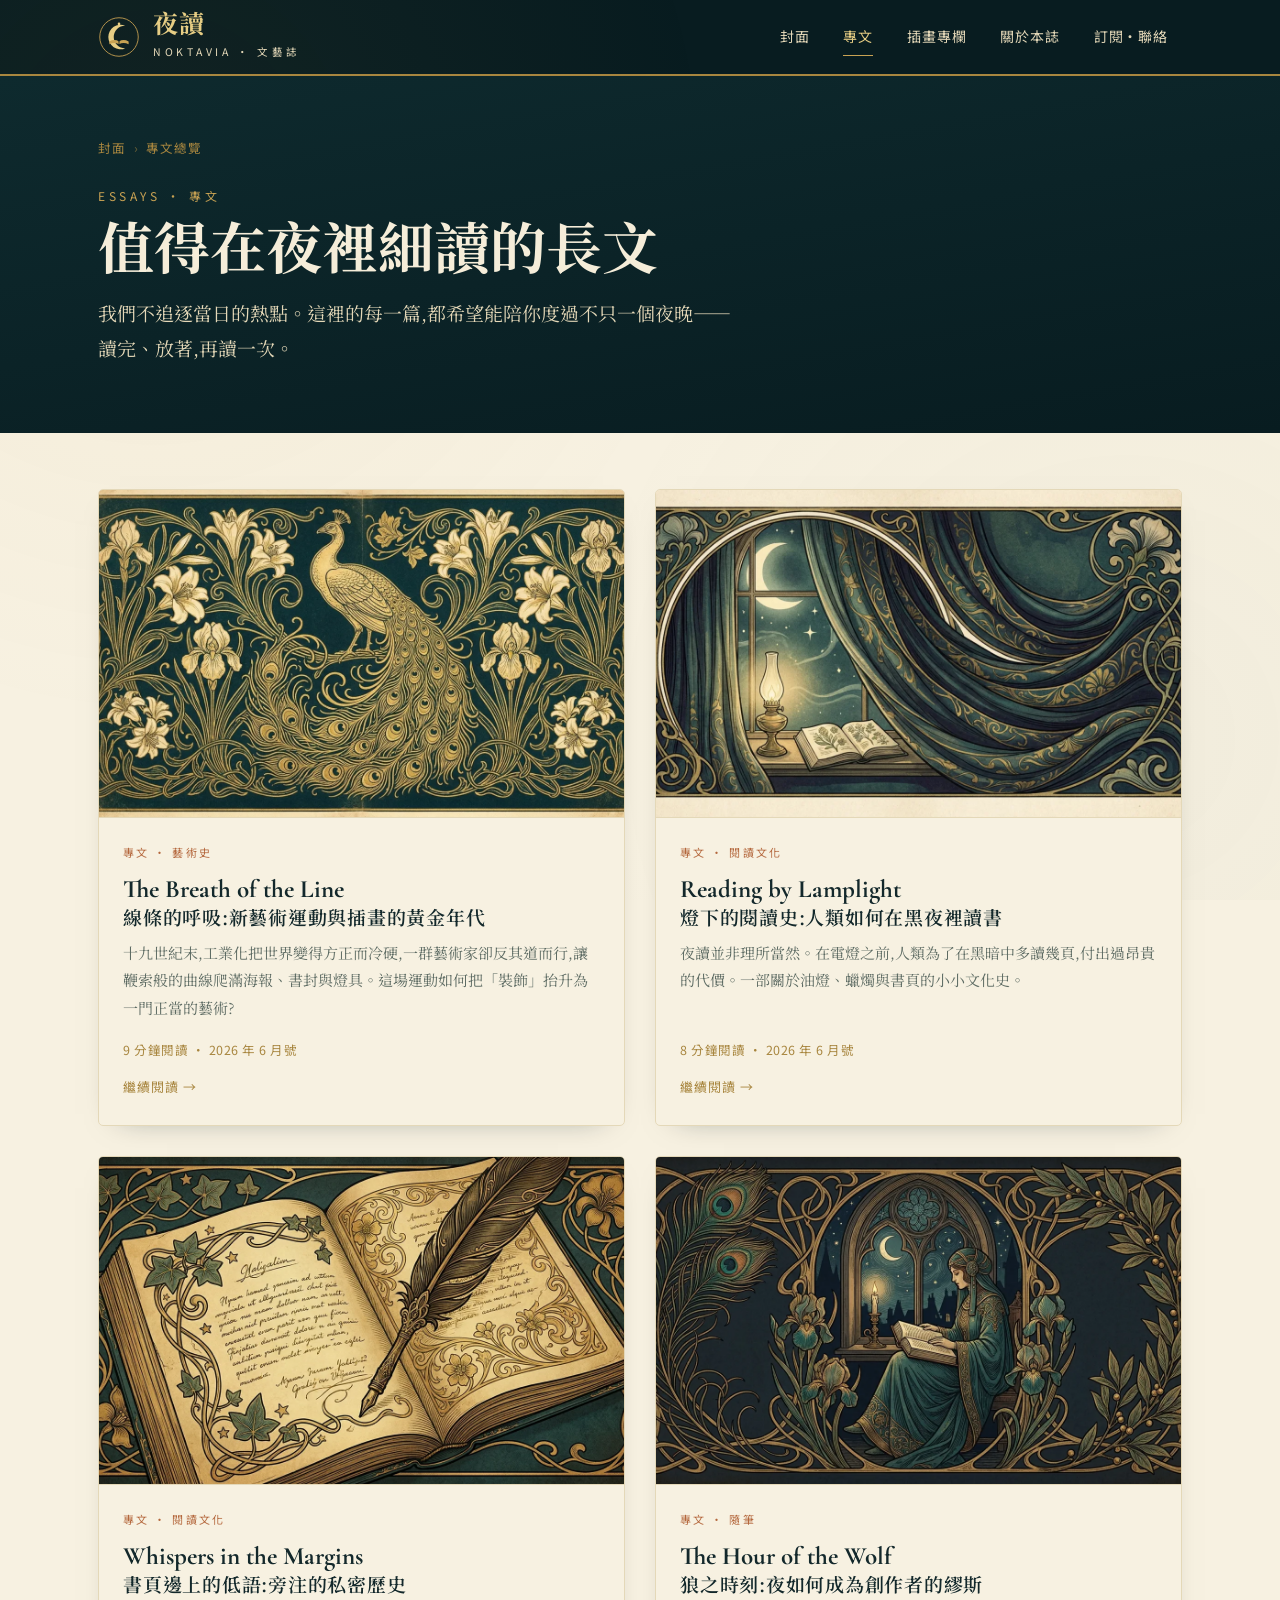
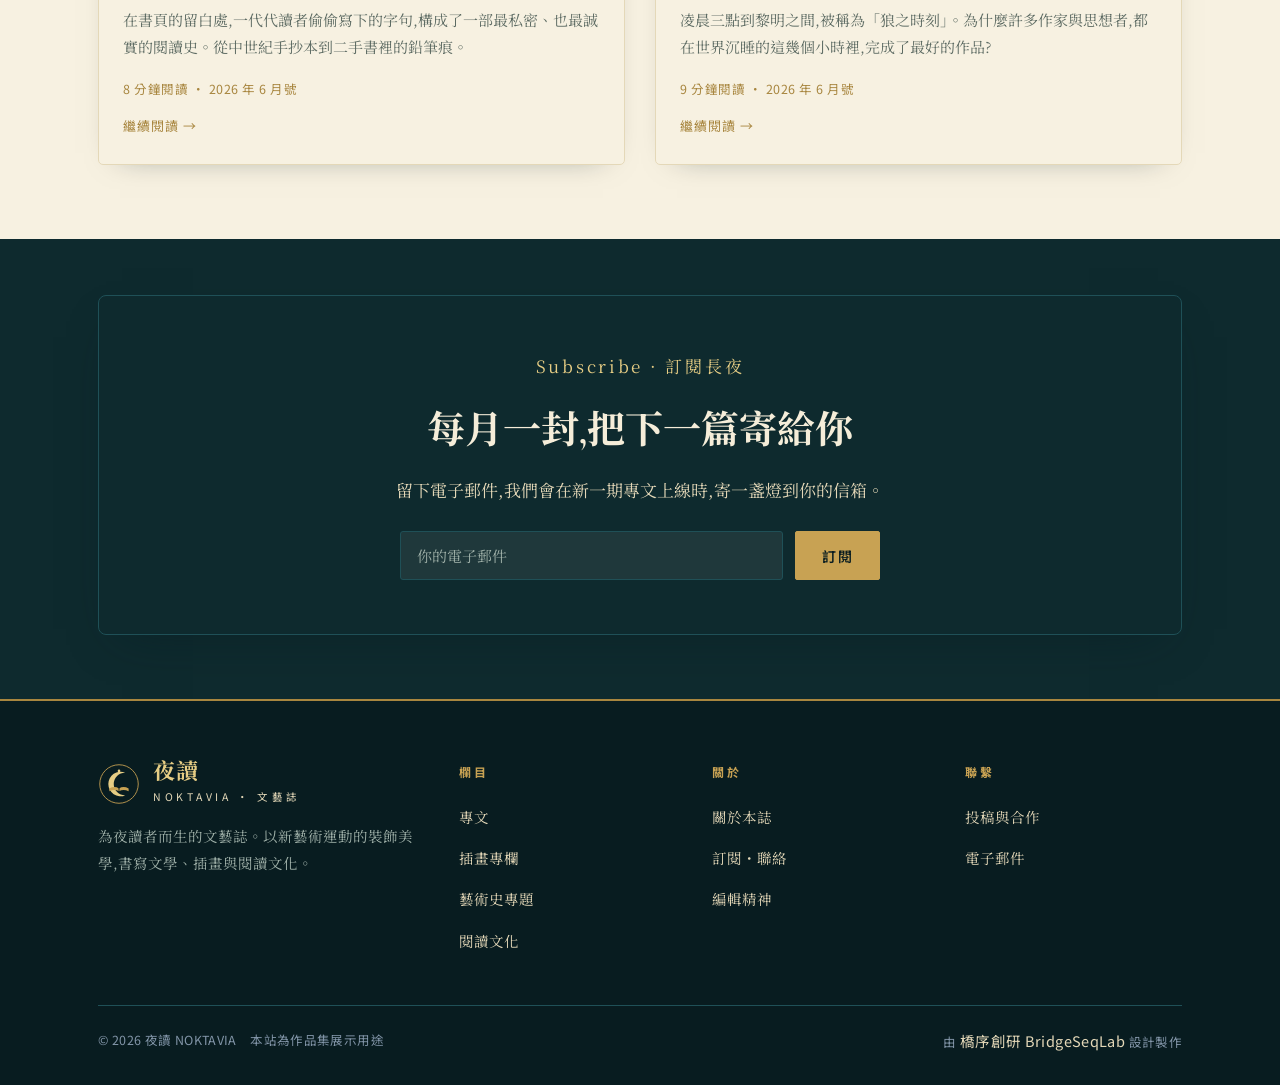
<file: essays.html>
<!DOCTYPE html>
<html lang="zh-Hant">
<head>
<meta charset="UTF-8">
<meta name="viewport" content="width=device-width, initial-scale=1">
<title>專文總覽｜夜讀 NOKTAVIA・文學・藝術史・閱讀文化長文</title>
<meta name="description" content="夜讀 NOKTAVIA 專文總覽:收錄新藝術運動藝術史、燈下閱讀文化、裝飾插畫等長篇書寫。為夜讀者整理值得反覆閱讀的文章。">
<meta name="keywords" content="夜讀專文,文藝長文,新藝術運動,Art Nouveau,閱讀文化,書評,藝術史,插畫評論,繁體中文文章">
<link rel="canonical" href="https://izzo24.github.io/nocturne-reader/essays.html">
<meta property="og:type" content="website">
<meta property="og:site_name" content="夜讀 NOKTAVIA">
<meta property="og:locale" content="zh_TW">
<meta property="og:title" content="專文總覽｜夜讀 NOKTAVIA">
<meta property="og:description" content="收錄藝術史、閱讀文化與裝飾插畫的長篇書寫,為夜讀者整理值得反覆閱讀的文章。">
<meta property="og:url" content="https://izzo24.github.io/nocturne-reader/essays.html">
<meta property="og:image" content="https://izzo24.github.io/nocturne-reader/images/peacock.webp">
<meta name="twitter:card" content="summary_large_image">
<meta name="theme-color" content="#081c20">
<link rel="icon" href="./favicon.svg" type="image/svg+xml">
<link rel="preconnect" href="https://fonts.googleapis.com">
<link rel="preconnect" href="https://fonts.gstatic.com" crossorigin>
<link href="https://fonts.googleapis.com/css2?family=Cormorant+Garamond:ital,wght@0,500;0,600;0,700;1,500;1,600&family=Noto+Sans+TC:wght@400;500;700&family=Noto+Serif+TC:wght@500;600;700&display=swap" rel="stylesheet">
<link rel="stylesheet" href="./style.css?v=2">
<script type="application/ld+json">
{
  "@context":"https://schema.org",
  "@type":"CollectionPage",
  "name":"專文總覽 — 夜讀 NOKTAVIA",
  "url":"https://izzo24.github.io/nocturne-reader/essays.html",
  "inLanguage":"zh-Hant",
  "mainEntity":{
    "@type":"ItemList",
    "itemListElement":[
      {"@type":"ListItem","position":1,"url":"https://izzo24.github.io/nocturne-reader/essay-artnouveau.html","name":"線條的呼吸:新藝術運動與插畫的黃金年代"},
      {"@type":"ListItem","position":2,"url":"https://izzo24.github.io/nocturne-reader/essay-nightreading.html","name":"燈下的閱讀史:人類如何在黑夜裡讀書"},
      {"@type":"ListItem","position":3,"url":"https://izzo24.github.io/nocturne-reader/illustration.html","name":"紙上美術館:重讀裝飾植物圖鑑"}
    ]
  }
}
</script>
<script type="application/ld+json">
{"@context":"https://schema.org","@type":"BreadcrumbList","itemListElement":[
{"@type":"ListItem","position":1,"name":"封面","item":"https://izzo24.github.io/nocturne-reader/index.html"},
{"@type":"ListItem","position":2,"name":"專文","item":"https://izzo24.github.io/nocturne-reader/essays.html"}]}
</script>
</head>
<body>

<header class="topbar">
  <div class="wrap">
    <a class="brand" href="./index.html" aria-label="夜讀 NOKTAVIA 首頁">
      <svg viewBox="0 0 48 48" fill="none" role="img" aria-hidden="true">
        <circle cx="24" cy="24" r="22" stroke="#c8a253" stroke-width="1"/>
        <path d="M31 11a14 14 0 1 0 0 26 11 11 0 0 1 0-26z" fill="#e6cd84"/>
        <path d="M13 29c4-2.2 7.5-2.2 11 0 3.5-2.2 7-2.2 11 0v3.4c-4-2.2-7.5-2.2-11 0-3.5-2.2-7-2.2-11 0z" fill="#c8a253"/>
        <line x1="24" y1="26.5" x2="24" y2="33" stroke="#081c20" stroke-width="1"/>
        <circle cx="24" cy="9" r="1.5" fill="#e6cd84"/>
      </svg>
      <span><span class="bt">夜讀</span><span class="bs">Noktavia · 文藝誌</span></span>
    </a>
    <button class="navtoggle" aria-label="開啟選單" aria-expanded="false"><svg viewBox="0 0 24 18" width="22" height="16" fill="none" stroke="currentColor" stroke-width="1.8" aria-hidden="true"><path d="M1 2h22M1 9h22M1 16h22"/></svg></button>
    <nav class="main">
      <a href="./index.html">封面</a>
      <a href="./essays.html" class="active">專文</a>
      <a href="./illustration.html">插畫專欄</a>
      <a href="./about.html">關於本誌</a>
      <a href="./contact.html">訂閱・聯絡</a>
    </nav>
  </div>
</header>

<section class="article-head" style="padding-bottom:46px">
  <div class="wrap">
    <nav class="breadcrumb"><a href="./index.html">封面</a><span>›</span>專文總覽</nav>
    <p class="cat" style="color:var(--gold);font-family:var(--sans);font-size:12px;letter-spacing:.3em;text-transform:uppercase;margin-bottom:14px">Essays · 專文</p>
    <h1 style="max-width:14em">值得在夜裡細讀的長文</h1>
    <p class="sub">我們不追逐當日的熱點。這裡的每一篇,都希望能陪你度過不只一個夜晚——讀完、放著,再讀一次。</p>
  </div>
</section>

<section style="padding-top:56px">
  <div class="wrap">
    <div class="grid grid-2">

      <a class="card" href="./essay-artnouveau.html">
        <span class="thumb"><img src="./images/peacock.webp" alt="新藝術運動裝飾面板,金線孔雀與百合" loading="lazy"></span>
        <span class="body">
          <span class="cat">專文 · 藝術史</span>
          <h3>The Breath of the Line<span class="zh">線條的呼吸:新藝術運動與插畫的黃金年代</span></h3>
          <p>十九世紀末,工業化把世界變得方正而冷硬,一群藝術家卻反其道而行,讓鞭索般的曲線爬滿海報、書封與燈具。這場運動如何把「裝飾」抬升為一門正當的藝術?</p>
          <span class="meta">9 分鐘閱讀 · 2026 年 6 月號</span>
          <span class="readmore">繼續閱讀 →</span>
        </span>
      </a>

      <a class="card" href="./essay-nightreading.html">
        <span class="thumb"><img src="./images/night.webp" alt="新藝術風格插畫,月夜窗台上的書與油燈" loading="lazy"></span>
        <span class="body">
          <span class="cat">專文 · 閱讀文化</span>
          <h3>Reading by Lamplight<span class="zh">燈下的閱讀史:人類如何在黑夜裡讀書</span></h3>
          <p>夜讀並非理所當然。在電燈之前,人類為了在黑暗中多讀幾頁,付出過昂貴的代價。一部關於油燈、蠟燭與書頁的小小文化史。</p>
          <span class="meta">8 分鐘閱讀 · 2026 年 6 月號</span>
          <span class="readmore">繼續閱讀 →</span>
        </span>
      </a>

      <a class="card" href="./essay-marginalia.html">
        <span class="thumb"><img src="./images/marginalia.webp" alt="新藝術風格插畫,寫滿手寫旁注的古書與羽毛筆" loading="lazy"></span>
        <span class="body">
          <span class="cat">專文 · 閱讀文化</span>
          <h3>Whispers in the Margins<span class="zh">書頁邊上的低語:旁注的私密歷史</span></h3>
          <p>在書頁的留白處,一代代讀者偷偷寫下的字句,構成了一部最私密、也最誠實的閱讀史。從中世紀手抄本到二手書裡的鉛筆痕。</p>
          <span class="meta">8 分鐘閱讀 · 2026 年 6 月號</span>
          <span class="readmore">繼續閱讀 →</span>
        </span>
      </a>

      <a class="card" href="./essay-wolfhour.html">
        <span class="thumb"><img src="./images/wolfhour.webp" alt="新藝術風格插畫,深夜獨自在燭光下閱讀書寫的身影" loading="lazy"></span>
        <span class="body">
          <span class="cat">專文 · 隨筆</span>
          <h3>The Hour of the Wolf<span class="zh">狼之時刻:夜如何成為創作者的繆斯</span></h3>
          <p>凌晨三點到黎明之間,被稱為「狼之時刻」。為什麼許多作家與思想者,都在世界沉睡的這幾個小時裡,完成了最好的作品?</p>
          <span class="meta">9 分鐘閱讀 · 2026 年 6 月號</span>
          <span class="readmore">繼續閱讀 →</span>
        </span>
      </a>

    </div>
  </div>
</section>

<section class="tinted" style="padding-top:56px;padding-bottom:64px">
  <div class="wrap">
    <div class="subcard">
      <p class="zh">Subscribe · 訂閱長夜</p>
      <h2>每月一封,把下一篇寄給你</h2>
      <p>留下電子郵件,我們會在新一期專文上線時,寄一盞燈到你的信箱。</p>
      <form class="subform" data-demo>
        <input type="email" name="email" placeholder="你的電子郵件" required aria-label="電子郵件">
        <button class="btn btn-gold" type="submit">訂閱</button>
      </form>
      <p class="formnote" style="display:none;margin-top:16px;color:var(--gold-bright)"></p>
    </div>
  </div>
</section>

<footer class="site">
  <div class="wrap">
    <div class="cols-f">
      <div>
        <a class="brand" href="./index.html" aria-label="夜讀 NOKTAVIA 首頁">
          <svg viewBox="0 0 48 48" fill="none" role="img" aria-hidden="true">
            <circle cx="24" cy="24" r="22" stroke="#c8a253" stroke-width="1"/>
            <path d="M31 11a14 14 0 1 0 0 26 11 11 0 0 1 0-26z" fill="#e6cd84"/>
            <path d="M13 29c4-2.2 7.5-2.2 11 0 3.5-2.2 7-2.2 11 0v3.4c-4-2.2-7.5-2.2-11 0-3.5-2.2-7-2.2-11 0z" fill="#c8a253"/>
            <line x1="24" y1="26.5" x2="24" y2="33" stroke="#081c20" stroke-width="1"/>
            <circle cx="24" cy="9" r="1.5" fill="#e6cd84"/>
          </svg>
          <span><span class="bt">夜讀</span><span class="bs">Noktavia · 文藝誌</span></span>
        </a>
        <p class="fdesc">為夜讀者而生的文藝誌。以新藝術運動的裝飾美學,書寫文學、插畫與閱讀文化。</p>
      </div>
      <div><h4>欄目</h4><ul>
        <li><a href="./essays.html">專文</a></li>
        <li><a href="./illustration.html">插畫專欄</a></li>
        <li><a href="./essay-artnouveau.html">藝術史專題</a></li>
        <li><a href="./essay-nightreading.html">閱讀文化</a></li>
      </ul></div>
      <div><h4>關於</h4><ul>
        <li><a href="./about.html">關於本誌</a></li>
        <li><a href="./contact.html">訂閱・聯絡</a></li>
        <li><a href="./about.html#editorial">編輯精神</a></li>
      </ul></div>
      <div><h4>聯繫</h4><ul>
        <li><a href="./contact.html">投稿與合作</a></li>
        <li><a href="mailto:hello@nocturne-reader.example">電子郵件</a></li>
      </ul></div>
    </div>
    <div class="footrow">
      <span>© 2026 夜讀 NOKTAVIA　本站為作品集展示用途</span>
      <span>由 <a href="https://bridgeseqlab.com" rel="noopener">橋序創研 BridgeSeqLab</a> 設計製作</span>
    </div>
  </div>
</footer>

<script src="./main.js?v=2"></script>
</body>
</html>
</file>
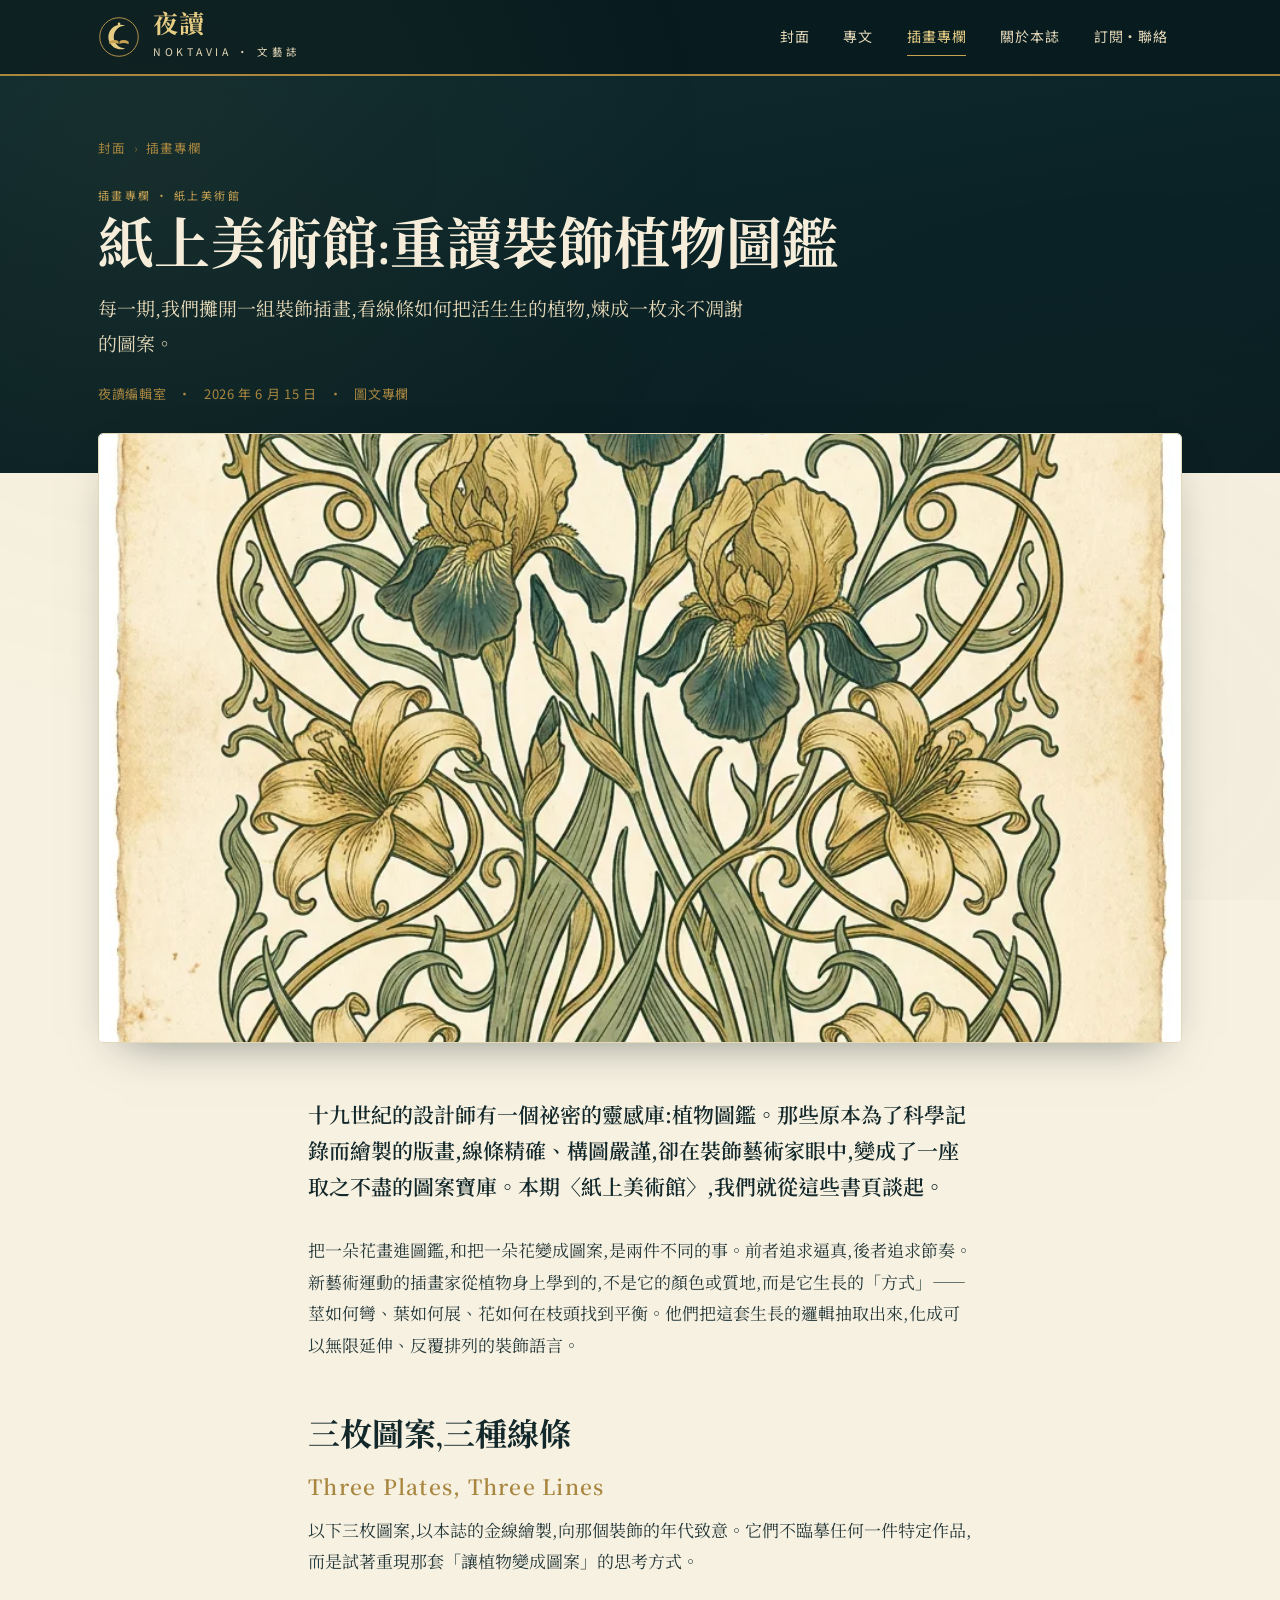
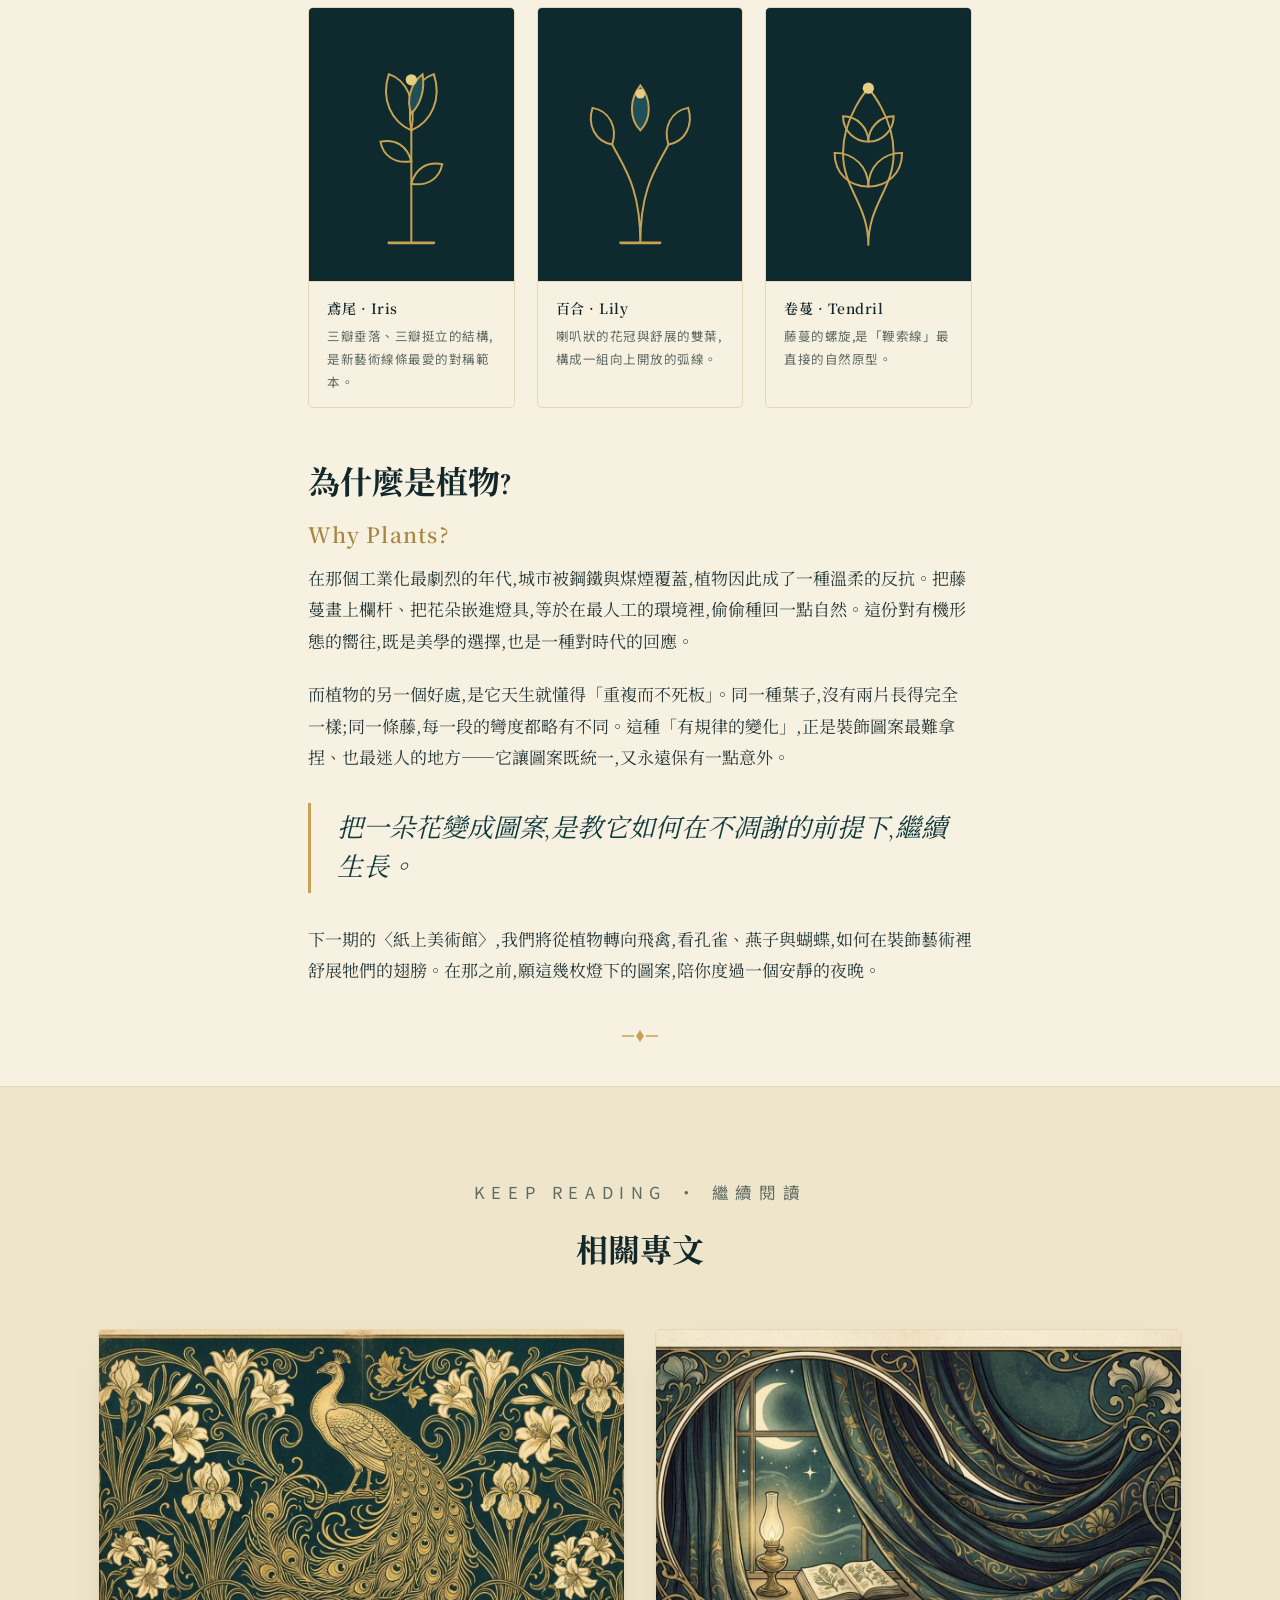
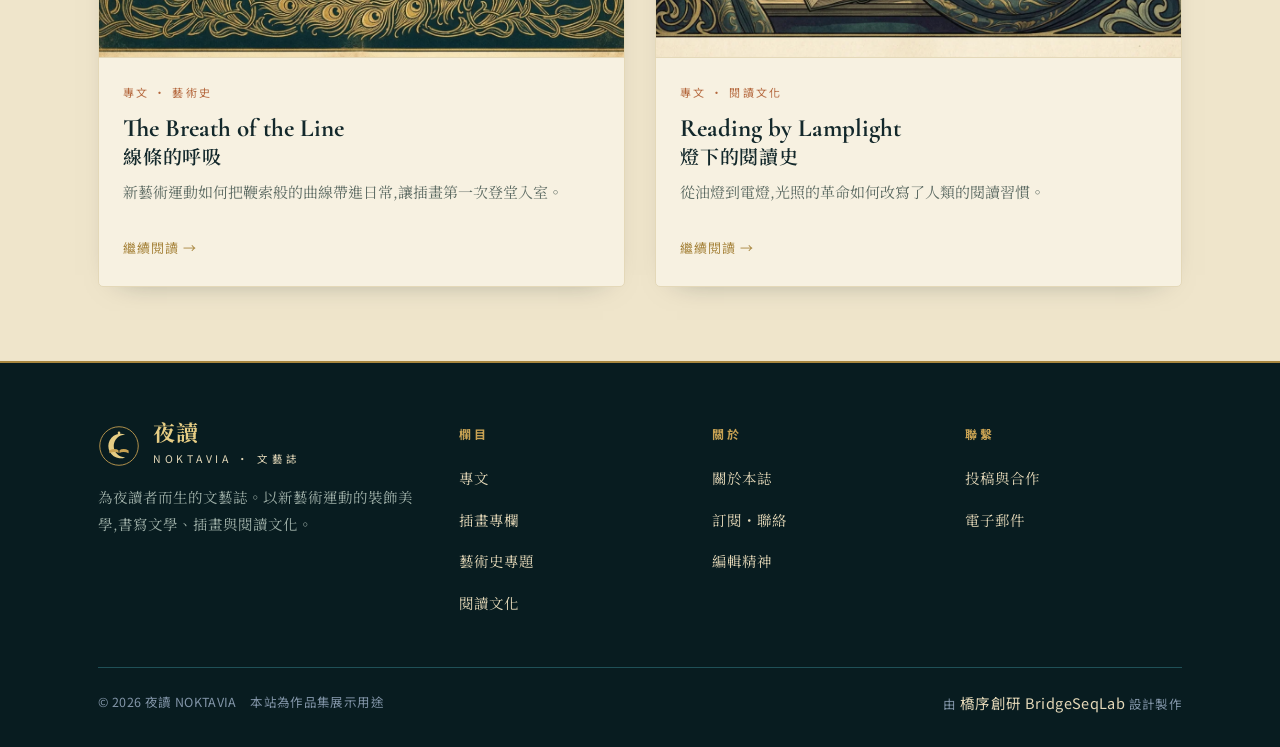
<file: illustration.html>
<!DOCTYPE html>
<html lang="zh-Hant">
<head>
<meta charset="UTF-8">
<meta name="viewport" content="width=device-width, initial-scale=1">
<title>紙上美術館:重讀裝飾植物圖鑑｜夜讀 NOKTAVIA 插畫專欄</title>
<meta name="description" content="夜讀插畫專欄〈紙上美術館〉:在燈下重新攤開新藝術運動的裝飾植物圖鑑,談線條、構圖與圖案如何把鳶尾、百合與藤蔓化為永恆。">
<meta name="keywords" content="插畫專欄,裝飾插畫,植物圖鑑,新藝術運動,Art Nouveau,圖案設計,版畫,線條藝術,紙上美術館">
<link rel="canonical" href="https://izzo24.github.io/nocturne-reader/illustration.html">
<meta property="og:type" content="article">
<meta property="og:site_name" content="夜讀 NOKTAVIA">
<meta property="og:locale" content="zh_TW">
<meta property="og:title" content="紙上美術館:重讀裝飾植物圖鑑">
<meta property="og:description" content="在燈下重新攤開新藝術運動的裝飾植物圖鑑,談線條、構圖與圖案如何化為永恆。">
<meta property="og:url" content="https://izzo24.github.io/nocturne-reader/illustration.html">
<meta property="og:image" content="https://izzo24.github.io/nocturne-reader/images/plate.webp">
<meta name="twitter:card" content="summary_large_image">
<meta name="theme-color" content="#081c20">
<link rel="icon" href="./favicon.svg" type="image/svg+xml">
<link rel="preconnect" href="https://fonts.googleapis.com">
<link rel="preconnect" href="https://fonts.gstatic.com" crossorigin>
<link href="https://fonts.googleapis.com/css2?family=Cormorant+Garamond:ital,wght@0,500;0,600;0,700;1,500;1,600&family=Noto+Sans+TC:wght@400;500;700&family=Noto+Serif+TC:wght@500;600;700&display=swap" rel="stylesheet">
<link rel="stylesheet" href="./style.css?v=2">
<script type="application/ld+json">
{
  "@context":"https://schema.org",
  "@type":"Article",
  "headline":"紙上美術館:重讀裝飾植物圖鑑",
  "description":"在燈下重新攤開新藝術運動的裝飾植物圖鑑,談線條、構圖與圖案如何把鳶尾、百合與藤蔓化為永恆。",
  "image":"https://izzo24.github.io/nocturne-reader/images/plate.webp",
  "inLanguage":"zh-Hant",
  "datePublished":"2026-06-15","dateModified":"2026-06-15",
  "author":{"@type":"Organization","name":"夜讀 NOKTAVIA 編輯室"},
  "publisher":{"@type":"Organization","name":"夜讀 NOKTAVIA","logo":{"@type":"ImageObject","url":"https://izzo24.github.io/nocturne-reader/images/emblem.webp"}},
  "mainEntityOfPage":"https://izzo24.github.io/nocturne-reader/illustration.html",
  "articleSection":"插畫專欄"
}
</script>
<script type="application/ld+json">
{"@context":"https://schema.org","@type":"BreadcrumbList","itemListElement":[
{"@type":"ListItem","position":1,"name":"封面","item":"https://izzo24.github.io/nocturne-reader/index.html"},
{"@type":"ListItem","position":2,"name":"插畫專欄","item":"https://izzo24.github.io/nocturne-reader/illustration.html"}]}
</script>
</head>
<body>

<header class="topbar">
  <div class="wrap">
    <a class="brand" href="./index.html" aria-label="夜讀 NOKTAVIA 首頁">
      <svg viewBox="0 0 48 48" fill="none" role="img" aria-hidden="true">
        <circle cx="24" cy="24" r="22" stroke="#c8a253" stroke-width="1"/>
        <path d="M31 11a14 14 0 1 0 0 26 11 11 0 0 1 0-26z" fill="#e6cd84"/>
        <path d="M13 29c4-2.2 7.5-2.2 11 0 3.5-2.2 7-2.2 11 0v3.4c-4-2.2-7.5-2.2-11 0-3.5-2.2-7-2.2-11 0z" fill="#c8a253"/>
        <line x1="24" y1="26.5" x2="24" y2="33" stroke="#081c20" stroke-width="1"/>
        <circle cx="24" cy="9" r="1.5" fill="#e6cd84"/>
      </svg>
      <span><span class="bt">夜讀</span><span class="bs">Noktavia · 文藝誌</span></span>
    </a>
    <button class="navtoggle" aria-label="開啟選單" aria-expanded="false"><svg viewBox="0 0 24 18" width="22" height="16" fill="none" stroke="currentColor" stroke-width="1.8" aria-hidden="true"><path d="M1 2h22M1 9h22M1 16h22"/></svg></button>
    <nav class="main">
      <a href="./index.html">封面</a>
      <a href="./essays.html">專文</a>
      <a href="./illustration.html" class="active">插畫專欄</a>
      <a href="./about.html">關於本誌</a>
      <a href="./contact.html">訂閱・聯絡</a>
    </nav>
  </div>
</header>

<div class="article-head">
  <div class="wrap">
    <nav class="breadcrumb"><a href="./index.html">封面</a><span>›</span>插畫專欄</nav>
    <p class="cat">插畫專欄 · 紙上美術館</p>
    <h1>紙上美術館:重讀裝飾植物圖鑑</h1>
    <p class="sub">每一期,我們攤開一組裝飾插畫,看線條如何把活生生的植物,煉成一枚永不凋謝的圖案。</p>
    <p class="by"><span>夜讀編輯室</span><span>·</span><span>2026 年 6 月 15 日</span><span>·</span><span>圖文專欄</span></p>
  </div>
</div>
<div class="article-hero"><img src="./images/plate.webp" alt="新藝術運動植物圖鑑風格插畫,鳶尾、百合與卷曲藤蔓,金線與鼠尾草綠" loading="eager" style="aspect-ratio:16/9"></div>

<article class="prose">
  <p class="lede">十九世紀的設計師有一個祕密的靈感庫:植物圖鑑。那些原本為了科學記錄而繪製的版畫,線條精確、構圖嚴謹,卻在裝飾藝術家眼中,變成了一座取之不盡的圖案寶庫。本期〈紙上美術館〉,我們就從這些書頁談起。</p>
  <p>把一朵花畫進圖鑑,和把一朵花變成圖案,是兩件不同的事。前者追求逼真,後者追求節奏。新藝術運動的插畫家從植物身上學到的,不是它的顏色或質地,而是它生長的「方式」——莖如何彎、葉如何展、花如何在枝頭找到平衡。他們把這套生長的邏輯抽取出來,化成可以無限延伸、反覆排列的裝飾語言。</p>

  <h2>三枚圖案,三種線條<span class="zh">Three Plates, Three Lines</span></h2>
  <p>以下三枚圖案,以本誌的金線繪製,向那個裝飾的年代致意。它們不臨摹任何一件特定作品,而是試著重現那套「讓植物變成圖案」的思考方式。</p>

  <div class="gallery" style="margin-top:30px">
    <div class="plate" style="grid-column:span 4">
      <div class="svgplate" style="aspect-ratio:3/4;display:flex;align-items:center;justify-content:center;padding:18px">
        <svg viewBox="0 0 120 160" fill="none" stroke="#c8a253" stroke-width="1.4" stroke-linecap="round">
          <path d="M60 150V70"/>
          <path d="M60 70c-14-6-22-22-16-40 12 4 20 18 16 40z"/>
          <path d="M60 70c14-6 22-22 16-40-12 4-20 18-16 40z"/>
          <path d="M60 58c-4-10 0-22 8-28 2 12-2 22-8 28z" fill="#1f5057"/>
          <path d="M60 92c-12 2-20-4-22-14 11-2 19 3 22 14z"/>
          <path d="M60 108c12 2 20-4 22-14-11-2-19 3-22 14z"/>
          <circle cx="60" cy="34" r="4" fill="#e6cd84" stroke="none"/>
          <path d="M44 150h32" stroke-width="2"/>
        </svg>
      </div>
      <div class="cap"><b>鳶尾 · Iris</b>三瓣垂落、三瓣挺立的結構,是新藝術線條最愛的對稱範本。</div>
    </div>

    <div class="plate" style="grid-column:span 4">
      <div class="svgplate" style="aspect-ratio:3/4;display:flex;align-items:center;justify-content:center;padding:18px">
        <svg viewBox="0 0 120 160" fill="none" stroke="#c8a253" stroke-width="1.4" stroke-linecap="round">
          <path d="M60 150C60 110 48 96 40 80M60 150c0-40 12-54 20-70"/>
          <path d="M40 80c-12-2-18-14-14-26 12 2 18 14 14 26z"/>
          <path d="M80 80c12-2 18-14 14-26-12 2-18 14-14 26z"/>
          <path d="M60 70c-8-8-8-22 0-32 8 10 8 24 0 32z" fill="#1f5057"/>
          <circle cx="60" cy="44" r="3.4" fill="#e6cd84" stroke="none"/>
          <path d="M46 150h28" stroke-width="2"/>
        </svg>
      </div>
      <div class="cap"><b>百合 · Lily</b>喇叭狀的花冠與舒展的雙葉,構成一組向上開放的弧線。</div>
    </div>

    <div class="plate" style="grid-column:span 4">
      <div class="svgplate" style="aspect-ratio:3/4;display:flex;align-items:center;justify-content:center;padding:18px">
        <svg viewBox="0 0 120 160" fill="none" stroke="#c8a253" stroke-width="1.4" stroke-linecap="round">
          <path d="M60 152c0-30 18-40 18-66S60 40 60 40 42 60 42 86s18 36 18 66z"/>
          <path d="M60 110c-14 0-24-10-24-24 14 0 24 10 24 24z"/>
          <path d="M60 110c14 0 24-10 24-24-14 0-24 10-24 24z"/>
          <path d="M60 78c-10 0-18-8-18-18 10 0 18 8 18 18z"/>
          <path d="M60 78c10 0 18-8 18-18-10 0-18 8-18 18z"/>
          <circle cx="60" cy="40" r="4" fill="#e6cd84" stroke="none"/>
        </svg>
      </div>
      <div class="cap"><b>卷蔓 · Tendril</b>藤蔓的螺旋,是「鞭索線」最直接的自然原型。</div>
    </div>
  </div>

  <h2>為什麼是植物?<span class="zh">Why Plants?</span></h2>
  <p>在那個工業化最劇烈的年代,城市被鋼鐵與煤煙覆蓋,植物因此成了一種溫柔的反抗。把藤蔓畫上欄杆、把花朵嵌進燈具,等於在最人工的環境裡,偷偷種回一點自然。這份對有機形態的嚮往,既是美學的選擇,也是一種對時代的回應。</p>
  <p>而植物的另一個好處,是它天生就懂得「重複而不死板」。同一種葉子,沒有兩片長得完全一樣;同一條藤,每一段的彎度都略有不同。這種「有規律的變化」,正是裝飾圖案最難拿捏、也最迷人的地方——它讓圖案既統一,又永遠保有一點意外。</p>

  <blockquote>把一朵花變成圖案,是教它如何在不凋謝的前提下,繼續生長。</blockquote>

  <p>下一期的〈紙上美術館〉,我們將從植物轉向飛禽,看孔雀、燕子與蝴蝶,如何在裝飾藝術裡舒展牠們的翅膀。在那之前,願這幾枚燈下的圖案,陪你度過一個安靜的夜晚。</p>

  <div class="endmark"><svg width="40" height="20" viewBox="0 0 40 20" fill="none" stroke="#c8a253" stroke-width="1.3"><path d="M2 10h12M26 10h12"/><path d="M20 4l4 6-4 6-4-6z" fill="#c8a253" stroke="none"/></svg></div>
</article>

<section class="related">
  <div class="wrap">
    <div class="sec-head"><p class="sec-kicker">Keep Reading · 繼續閱讀</p><h2 style="font-size:32px">相關專文</h2></div>
    <div class="grid grid-2">
      <a class="card" href="./essay-artnouveau.html">
        <span class="thumb"><img src="./images/peacock.webp" alt="新藝術運動裝飾面板" loading="lazy"></span>
        <span class="body"><span class="cat">專文 · 藝術史</span><h3>The Breath of the Line<span class="zh">線條的呼吸</span></h3><p>新藝術運動如何把鞭索般的曲線帶進日常,讓插畫第一次登堂入室。</p><span class="readmore">繼續閱讀 →</span></span>
      </a>
      <a class="card" href="./essay-nightreading.html">
        <span class="thumb"><img src="./images/night.webp" alt="月夜窗台上的書與油燈" loading="lazy"></span>
        <span class="body"><span class="cat">專文 · 閱讀文化</span><h3>Reading by Lamplight<span class="zh">燈下的閱讀史</span></h3><p>從油燈到電燈,光照的革命如何改寫了人類的閱讀習慣。</p><span class="readmore">繼續閱讀 →</span></span>
      </a>
    </div>
  </div>
</section>

<footer class="site">
  <div class="wrap">
    <div class="cols-f">
      <div>
        <a class="brand" href="./index.html" aria-label="夜讀 NOKTAVIA 首頁">
          <svg viewBox="0 0 48 48" fill="none" role="img" aria-hidden="true">
            <circle cx="24" cy="24" r="22" stroke="#c8a253" stroke-width="1"/>
            <path d="M31 11a14 14 0 1 0 0 26 11 11 0 0 1 0-26z" fill="#e6cd84"/>
            <path d="M13 29c4-2.2 7.5-2.2 11 0 3.5-2.2 7-2.2 11 0v3.4c-4-2.2-7.5-2.2-11 0-3.5-2.2-7-2.2-11 0z" fill="#c8a253"/>
            <line x1="24" y1="26.5" x2="24" y2="33" stroke="#081c20" stroke-width="1"/>
            <circle cx="24" cy="9" r="1.5" fill="#e6cd84"/>
          </svg>
          <span><span class="bt">夜讀</span><span class="bs">Noktavia · 文藝誌</span></span>
        </a>
        <p class="fdesc">為夜讀者而生的文藝誌。以新藝術運動的裝飾美學,書寫文學、插畫與閱讀文化。</p>
      </div>
      <div><h4>欄目</h4><ul>
        <li><a href="./essays.html">專文</a></li>
        <li><a href="./illustration.html">插畫專欄</a></li>
        <li><a href="./essay-artnouveau.html">藝術史專題</a></li>
        <li><a href="./essay-nightreading.html">閱讀文化</a></li>
      </ul></div>
      <div><h4>關於</h4><ul>
        <li><a href="./about.html">關於本誌</a></li>
        <li><a href="./contact.html">訂閱・聯絡</a></li>
        <li><a href="./about.html#editorial">編輯精神</a></li>
      </ul></div>
      <div><h4>聯繫</h4><ul>
        <li><a href="./contact.html">投稿與合作</a></li>
        <li><a href="mailto:hello@nocturne-reader.example">電子郵件</a></li>
      </ul></div>
    </div>
    <div class="footrow">
      <span>© 2026 夜讀 NOKTAVIA　本站為作品集展示用途</span>
      <span>由 <a href="https://bridgeseqlab.com" rel="noopener">橋序創研 BridgeSeqLab</a> 設計製作</span>
    </div>
  </div>
</footer>

<script src="./main.js?v=2"></script>
</body>
</html>
</file>
<file: style.css>
/* 夜讀誌 NOKTAVIA — Art Nouveau 文藝誌
   Design system. Pure static. © BridgeSeqLab 橋序創研 */

:root{
  --teal-deep:#081c20;
  --teal:#0e2a2e;
  --teal-2:#123a3f;
  --teal-line:#1f5057;
  --gold:#c8a253;
  --gold-bright:#e6cd84;
  --gold-soft:#a8863f;
  --cream:#f5edd9;
  --cream-2:#efe5cb;
  --cream-dim:#e4d8b8;
  --sage:#8aa087;
  --rust:#b4673c;
  --ink:#13282b;
  --muted:#5d6b63;
  --paper:#f7f1e1;

  --serif:"Noto Serif TC","Cormorant Garamond",Georgia,"Songti TC",serif;
  --display:"Cormorant Garamond","Noto Serif TC",Georgia,serif;
  --sans:"Noto Sans TC","Helvetica Neue",Arial,sans-serif;

  --maxw:1140px;
  --shadow:0 18px 46px -24px rgba(8,28,32,.55);
}

*{box-sizing:border-box}
html{scroll-behavior:smooth}
body{
  margin:0;
  font-family:var(--serif);
  color:var(--ink);
  background:var(--paper);
  line-height:1.85;
  font-size:17px;
  -webkit-font-smoothing:antialiased;
  text-rendering:optimizeLegibility;
}
img{max-width:100%;height:auto;display:block}
a{color:inherit;text-decoration:none}

/* ---------- decorative paper texture ---------- */
body::before{
  content:"";position:fixed;inset:0;pointer-events:none;z-index:0;
  background:
    radial-gradient(circle at 12% 18%,rgba(200,162,83,.05),transparent 42%),
    radial-gradient(circle at 88% 82%,rgba(138,160,135,.05),transparent 42%);
}
.wrap{max-width:var(--maxw);margin:0 auto;padding:0 28px;position:relative;z-index:1}

/* ---------- top bar ---------- */
.topbar{background:var(--teal-deep);color:var(--cream);border-bottom:2px solid var(--gold-soft)}
.topbar .wrap{display:flex;align-items:center;justify-content:space-between;height:74px;gap:18px}
.brand{display:flex;align-items:center;gap:13px;color:var(--cream)}
.brand svg{width:42px;height:42px;flex:none}
.brand>span{display:flex;flex-direction:column;justify-content:center}
.brand .bt{display:block;font-family:var(--display);font-weight:700;font-size:25px;letter-spacing:.04em;line-height:1;color:var(--gold-bright)}
.brand .bs{display:block;font-family:var(--sans);font-size:10.5px;letter-spacing:.34em;color:var(--cream-dim);text-transform:uppercase;margin-top:4px}

nav.main{display:flex;gap:6px;align-items:center}
nav.main a{
  font-family:var(--sans);font-size:14px;letter-spacing:.06em;color:var(--cream-dim);
  padding:9px 14px;border-radius:2px;transition:.2s;position:relative;
}
nav.main a:hover,nav.main a.active{color:var(--gold-bright)}
nav.main a.active::after{content:"";position:absolute;left:14px;right:14px;bottom:3px;height:1px;background:var(--gold)}

.navtoggle{display:none;background:none;border:1px solid var(--gold-soft);color:var(--gold-bright);
  font-size:20px;width:42px;height:38px;border-radius:3px;cursor:pointer}

/* ---------- hero ---------- */
.hero{background:linear-gradient(170deg,var(--teal) 0%,var(--teal-deep) 100%);color:var(--cream);position:relative;overflow:hidden}
.hero .wrap{display:grid;grid-template-columns:1.05fr .95fr;gap:54px;align-items:center;padding-top:64px;padding-bottom:64px}
.hero .eyebrow{font-family:var(--sans);font-size:12.5px;letter-spacing:.42em;color:var(--gold);text-transform:uppercase;margin-bottom:22px}
.hero h1{font-family:var(--display);font-size:clamp(40px,6vw,72px);line-height:1.04;margin:0 0 8px;font-weight:700;color:var(--cream)}
.hero .h1zh{font-family:var(--serif);font-size:clamp(26px,3.6vw,38px);font-weight:600;color:var(--gold-bright);letter-spacing:.12em;margin:0 0 22px}
.hero p.lead{font-size:18.5px;color:var(--cream-dim);max-width:30em;margin:0 0 30px}
.hero .heroart{position:relative}
.hero .heroart img{border-radius:4px;border:1px solid var(--gold-soft);box-shadow:var(--shadow);width:100%}
.hero .heroart .frame{position:absolute;inset:-12px;border:1px solid rgba(200,162,83,.4);border-radius:6px;pointer-events:none}

/* ---------- buttons ---------- */
.btn{display:inline-flex;align-items:center;gap:9px;font-family:var(--sans);font-size:14px;letter-spacing:.1em;
  padding:13px 26px;border-radius:2px;cursor:pointer;transition:.22s;border:1px solid var(--gold)}
.btn-gold{background:var(--gold);color:var(--teal-deep);font-weight:600}
.btn-gold:hover{background:var(--gold-bright);transform:translateY(-2px)}
.btn-ghost{background:transparent;color:var(--gold-bright)}
.btn-ghost:hover{background:rgba(200,162,83,.12)}
.btnrow{display:flex;gap:14px;flex-wrap:wrap}

/* ---------- section scaffolding ---------- */
section{padding:74px 0;position:relative}
.sec-head{text-align:center;max-width:42em;margin:0 auto 48px}
.sec-kicker{font-family:var(--sans);font-size:12px;letter-spacing:.4em;color:var(--gold-soft);text-transform:uppercase;margin-bottom:14px}
.sec-head h2{font-family:var(--display);font-size:clamp(30px,4.4vw,46px);margin:0 0 8px;font-weight:700;color:var(--ink)}
.sec-head .h2zh{font-family:var(--serif);font-size:20px;color:var(--gold-soft);letter-spacing:.18em;font-weight:600}
.sec-head p{color:var(--muted);font-size:16.5px}

.tinted{background:var(--teal);color:var(--cream)}
.tinted .sec-head h2{color:var(--cream)}
.tinted .sec-head p{color:var(--cream-dim)}
.tinted .sec-kicker{color:var(--gold)}

/* ---------- ornamental divider ---------- */
.divider{display:flex;align-items:center;justify-content:center;gap:18px;margin:0 auto;color:var(--gold)}
.divider svg{width:240px;height:26px;max-width:62vw}

/* ---------- article cards ---------- */
.grid{display:grid;gap:30px}
.grid-3{grid-template-columns:repeat(3,1fr)}
.grid-2{grid-template-columns:repeat(2,1fr)}
.card{background:var(--paper);border:1px solid var(--cream-dim);border-radius:5px;overflow:hidden;
  display:flex;flex-direction:column;transition:.25s;box-shadow:0 10px 30px -22px rgba(8,28,32,.5)}
.card:hover{transform:translateY(-5px);border-color:var(--gold);box-shadow:0 22px 42px -26px rgba(8,28,32,.6)}
.card .thumb{aspect-ratio:16/10;overflow:hidden;background:var(--teal);border-bottom:1px solid var(--cream-dim)}
.card .thumb img{width:100%;height:100%;object-fit:cover;transition:.5s}
.card:hover .thumb img{transform:scale(1.05)}
.card .body{padding:24px 24px 26px;display:flex;flex-direction:column;flex:1}
.cat{font-family:var(--sans);font-size:11px;letter-spacing:.22em;text-transform:uppercase;color:var(--rust);margin-bottom:11px}
.card h3{font-family:var(--display);font-size:25px;line-height:1.25;margin:0 0 10px;font-weight:700}
.card h3 .zh{display:block;font-family:var(--serif);font-size:19px;color:var(--ink);font-weight:600;letter-spacing:.04em}
.card p{color:var(--muted);font-size:15px;margin:0 0 16px;flex:1}
.card .meta{font-family:var(--sans);font-size:12.5px;color:var(--gold-soft);letter-spacing:.04em;display:flex;gap:10px;align-items:center}
.readmore{font-family:var(--sans);font-size:13px;letter-spacing:.08em;color:var(--gold-soft);margin-top:14px;display:inline-flex;gap:7px;align-items:center}
.card:hover .readmore{color:var(--rust)}

/* feature card on tinted bg */
.tinted .card{background:rgba(245,237,217,.04);border-color:var(--teal-line)}
.tinted .card h3 .zh,.tinted .card h3{color:var(--cream)}
.tinted .card p{color:var(--cream-dim)}

/* ---------- column tiles ---------- */
.cols{display:grid;grid-template-columns:repeat(3,1fr);gap:26px}
.coltile{border:1px solid var(--cream-dim);border-radius:5px;padding:34px 28px;background:var(--paper);text-align:center;transition:.25s}
.coltile:hover{border-color:var(--gold);transform:translateY(-4px)}
.coltile .ic{width:62px;height:62px;margin:0 auto 18px;color:var(--gold-soft)}
.coltile h3{font-family:var(--display);font-size:24px;margin:0 0 4px;font-weight:700}
.coltile .zh{font-family:var(--serif);font-size:16px;color:var(--gold-soft);letter-spacing:.14em;margin-bottom:12px}
.coltile p{color:var(--muted);font-size:14.5px;margin:0}

/* ---------- article body ---------- */
.article-head{background:linear-gradient(170deg,var(--teal) 0%,var(--teal-deep) 100%);color:var(--cream);padding:60px 0 54px}
.breadcrumb{font-family:var(--sans);font-size:12.5px;letter-spacing:.06em;color:var(--gold-soft);margin-bottom:26px}
.breadcrumb a:hover{color:var(--gold-bright)}
.breadcrumb span{margin:0 8px;opacity:.6}
.article-head .cat{color:var(--gold)}
.article-head h1{font-family:var(--display);font-size:clamp(34px,5vw,56px);line-height:1.1;margin:0 0 12px;color:var(--cream);font-weight:700;max-width:18em}
.article-head .sub{font-size:19px;color:var(--cream-dim);max-width:34em;margin:0 0 22px}
.article-head .by{font-family:var(--sans);font-size:13px;letter-spacing:.05em;color:var(--gold-soft);display:flex;gap:12px;flex-wrap:wrap}
.article-hero{margin:0 auto;max-width:var(--maxw);padding:0 28px}
.article-hero img{width:100%;border-radius:5px;border:1px solid var(--cream-dim);margin-top:-40px;box-shadow:var(--shadow);position:relative;z-index:2;aspect-ratio:16/7;object-fit:cover}

.prose{max-width:720px;margin:0 auto;padding:54px 28px 30px}
.prose .lede{font-size:21px;line-height:1.7;color:var(--ink);font-weight:600;margin:0 0 30px}
.prose p{margin:0 0 22px;color:#26393a}
.prose h2{font-family:var(--display);font-size:32px;margin:46px 0 8px;font-weight:700;color:var(--ink)}
.prose h2 .zh{display:block;font-family:var(--serif);font-size:21px;color:var(--gold-soft);font-weight:600;letter-spacing:.06em;margin-top:2px}
.prose h3{font-family:var(--serif);font-size:21px;margin:34px 0 6px;color:var(--teal-2);font-weight:600}
.prose blockquote{margin:30px 0;padding:6px 0 6px 26px;border-left:3px solid var(--gold);
  font-family:var(--display);font-size:26px;line-height:1.5;color:var(--teal-2);font-style:italic}
.prose blockquote .zh{font-family:var(--serif);font-size:20px;font-style:normal;color:var(--muted);display:block;margin-top:8px}
.prose figure{margin:34px 0}
.prose figure img{border-radius:5px;border:1px solid var(--cream-dim)}
.prose figcaption{font-family:var(--sans);font-size:12.5px;color:var(--muted);text-align:center;margin-top:10px;letter-spacing:.03em}
.prose ul{padding-left:22px;margin:0 0 22px}
.prose li{margin:0 0 9px;color:#26393a}
.prose a.inline{color:var(--rust);border-bottom:1px solid rgba(180,103,60,.4)}
.prose a.inline:hover{border-color:var(--rust)}
.dropcap::first-letter{font-family:var(--display);font-size:64px;float:left;line-height:.78;padding:6px 12px 0 0;color:var(--gold-soft);font-weight:700}

.endmark{display:flex;justify-content:center;margin:40px 0 10px;color:var(--gold)}

/* related */
.related{border-top:1px solid var(--cream-dim);background:var(--cream-2)}

/* ---------- gallery / illustration ---------- */
.gallery{display:grid;grid-template-columns:repeat(12,1fr);gap:22px}
.plate{border:1px solid var(--cream-dim);border-radius:5px;overflow:hidden;background:var(--paper);position:relative}
.plate img,.plate svg{width:100%;display:block}
.plate .cap{padding:14px 18px;font-family:var(--sans);font-size:12.5px;color:var(--muted);letter-spacing:.04em;border-top:1px solid var(--cream-dim)}
.plate .cap b{font-family:var(--serif);color:var(--ink);font-weight:600;font-size:14px;display:block;margin-bottom:2px}
.svgplate{background:var(--teal);color:var(--gold)}

/* ---------- subscribe / contact ---------- */
.subcard{background:var(--teal);color:var(--cream);border-radius:8px;padding:54px 48px;text-align:center;box-shadow:var(--shadow);border:1px solid var(--teal-line)}
.subcard h2{font-family:var(--display);font-size:38px;margin:0 0 8px;color:var(--cream);font-weight:700}
.subcard .zh{font-family:var(--serif);color:var(--gold-bright);letter-spacing:.16em;margin-bottom:14px}
.subcard p{color:var(--cream-dim);max-width:34em;margin:0 auto 26px}
.subform{display:flex;gap:12px;max-width:480px;margin:0 auto;flex-wrap:wrap;justify-content:center}
.subform input{flex:1;min-width:220px;background:rgba(245,237,217,.07);border:1px solid var(--teal-line);color:var(--cream);
  padding:13px 16px;border-radius:3px;font-family:var(--serif);font-size:15px}
.subform input::placeholder{color:#9fb0a8}
.subform input:focus{outline:none;border-color:var(--gold)}

.formgrid{display:grid;grid-template-columns:1fr 1fr;gap:18px;max-width:660px;margin:0 auto}
.field{display:flex;flex-direction:column;gap:7px}
.field.full{grid-column:1/-1}
.field label{font-family:var(--sans);font-size:12.5px;letter-spacing:.1em;text-transform:uppercase;color:var(--gold-soft)}
.field input,.field textarea,.field select{background:var(--paper);border:1px solid var(--cream-dim);color:var(--ink);
  padding:12px 14px;border-radius:3px;font-family:var(--serif);font-size:15.5px}
.field input:focus,.field textarea:focus,.field select:focus{outline:none;border-color:var(--gold)}
.field textarea{min-height:130px;resize:vertical}

.infoblocks{display:grid;grid-template-columns:repeat(3,1fr);gap:24px;margin-top:8px}
.infoblock{border:1px solid var(--cream-dim);border-radius:5px;padding:26px;background:var(--paper)}
.infoblock .ic{width:38px;height:38px;color:var(--gold-soft);margin-bottom:12px}
.infoblock h3{font-family:var(--serif);font-size:18px;margin:0 0 4px;font-weight:600}
.infoblock p{color:var(--muted);font-size:14.5px;margin:0}

/* faq */
.faq{max-width:760px;margin:0 auto}
.faq details{border:1px solid var(--cream-dim);border-radius:5px;margin-bottom:14px;background:var(--paper);padding:0 22px}
.faq summary{cursor:pointer;list-style:none;padding:20px 0;font-family:var(--serif);font-size:18px;font-weight:600;
  display:flex;justify-content:space-between;align-items:center;gap:14px}
.faq summary::-webkit-details-marker{display:none}
.faq summary .pm{color:var(--gold-soft);font-size:24px;transition:.2s;flex:none}
.faq details[open] summary .pm{transform:rotate(45deg)}
.faq details p{color:var(--muted);font-size:15px;margin:0 0 20px;padding-top:2px}

/* ---------- about ---------- */
.about-split{display:grid;grid-template-columns:1fr 1fr;gap:54px;align-items:center}
.about-split img{border-radius:6px;border:1px solid var(--cream-dim);box-shadow:var(--shadow)}
.values{display:grid;grid-template-columns:1fr 1fr;gap:22px;margin-top:34px}
.value{border-top:2px solid var(--gold);padding-top:14px}
.value h3{font-family:var(--serif);font-size:18px;margin:0 0 5px;font-weight:600}
.value p{color:var(--muted);font-size:14.5px;margin:0}
.stats{display:flex;gap:48px;flex-wrap:wrap;justify-content:center;margin-top:10px}
.stat{text-align:center}
.stat b{font-family:var(--display);font-size:46px;color:var(--gold);display:block;line-height:1;font-weight:700}
.stat span{font-family:var(--sans);font-size:12.5px;letter-spacing:.16em;text-transform:uppercase;color:var(--muted)}

/* ---------- footer ---------- */
footer.site{background:var(--teal-deep);color:var(--cream-dim);padding:60px 0 30px;border-top:2px solid var(--gold-soft)}
footer.site .cols-f{display:grid;grid-template-columns:1.5fr 1fr 1fr 1fr;gap:36px;margin-bottom:40px}
footer.site .brand .bt{font-size:22px}
footer.site .fdesc{font-size:14.5px;color:#9fb0a8;max-width:26em;margin:16px 0 0}
footer.site h4{font-family:var(--sans);font-size:12px;letter-spacing:.2em;text-transform:uppercase;color:var(--gold);margin:0 0 16px}
footer.site ul{list-style:none;padding:0;margin:0}
footer.site li{margin-bottom:10px}
footer.site a{font-size:14.5px;color:var(--cream-dim)}
footer.site a:hover{color:var(--gold-bright)}
.footrow{border-top:1px solid var(--teal-line);padding-top:22px;display:flex;justify-content:space-between;gap:18px;flex-wrap:wrap;
  font-family:var(--sans);font-size:12.5px;color:#8295a8;letter-spacing:.03em}
.footrow a{color:#8295a8}
.footrow a:hover{color:var(--gold-bright)}

/* ---------- misc ---------- */
.notfound{min-height:62vh;display:flex;align-items:center;justify-content:center;text-align:center;
  background:linear-gradient(170deg,var(--teal) 0%,var(--teal-deep) 100%);color:var(--cream)}
.notfound .big{font-family:var(--display);font-size:clamp(90px,18vw,180px);color:var(--gold);line-height:1;font-weight:700}
.notfound h1{font-family:var(--serif);font-size:28px;color:var(--cream);margin:6px 0 14px}
.notfound p{color:var(--cream-dim);margin:0 0 26px}

/* ---------- responsive ---------- */
@media(max-width:900px){
  .hero .wrap{grid-template-columns:1fr;gap:36px;text-align:center}
  .hero p.lead{margin-left:auto;margin-right:auto}
  .hero .btnrow{justify-content:center}
  .hero .heroart{max-width:420px;margin:0 auto}
  .about-split{grid-template-columns:1fr;gap:32px}
  .about-split .imgwrap{order:-1}
  .gallery{grid-template-columns:repeat(6,1fr)}
}
@media(max-width:760px){
  nav.main{position:absolute;top:74px;left:0;right:0;background:var(--teal-deep);flex-direction:column;gap:0;
    padding:8px 0;border-bottom:2px solid var(--gold-soft);display:none;z-index:40}
  nav.main.open{display:flex}
  nav.main a{padding:13px 28px;width:100%}
  .navtoggle{display:block}
  .grid-3,.grid-2,.cols,.infoblocks,.values{grid-template-columns:1fr}
  .formgrid{grid-template-columns:1fr}
  .gallery{grid-template-columns:1fr}
  footer.site .cols-f{grid-template-columns:1fr 1fr;gap:28px}
  .subcard{padding:38px 24px}
  section{padding:54px 0}
  .stats{gap:30px}
}
@media(max-width:440px){
  footer.site .cols-f{grid-template-columns:1fr}
  body{font-size:16.5px}
}
</file>
